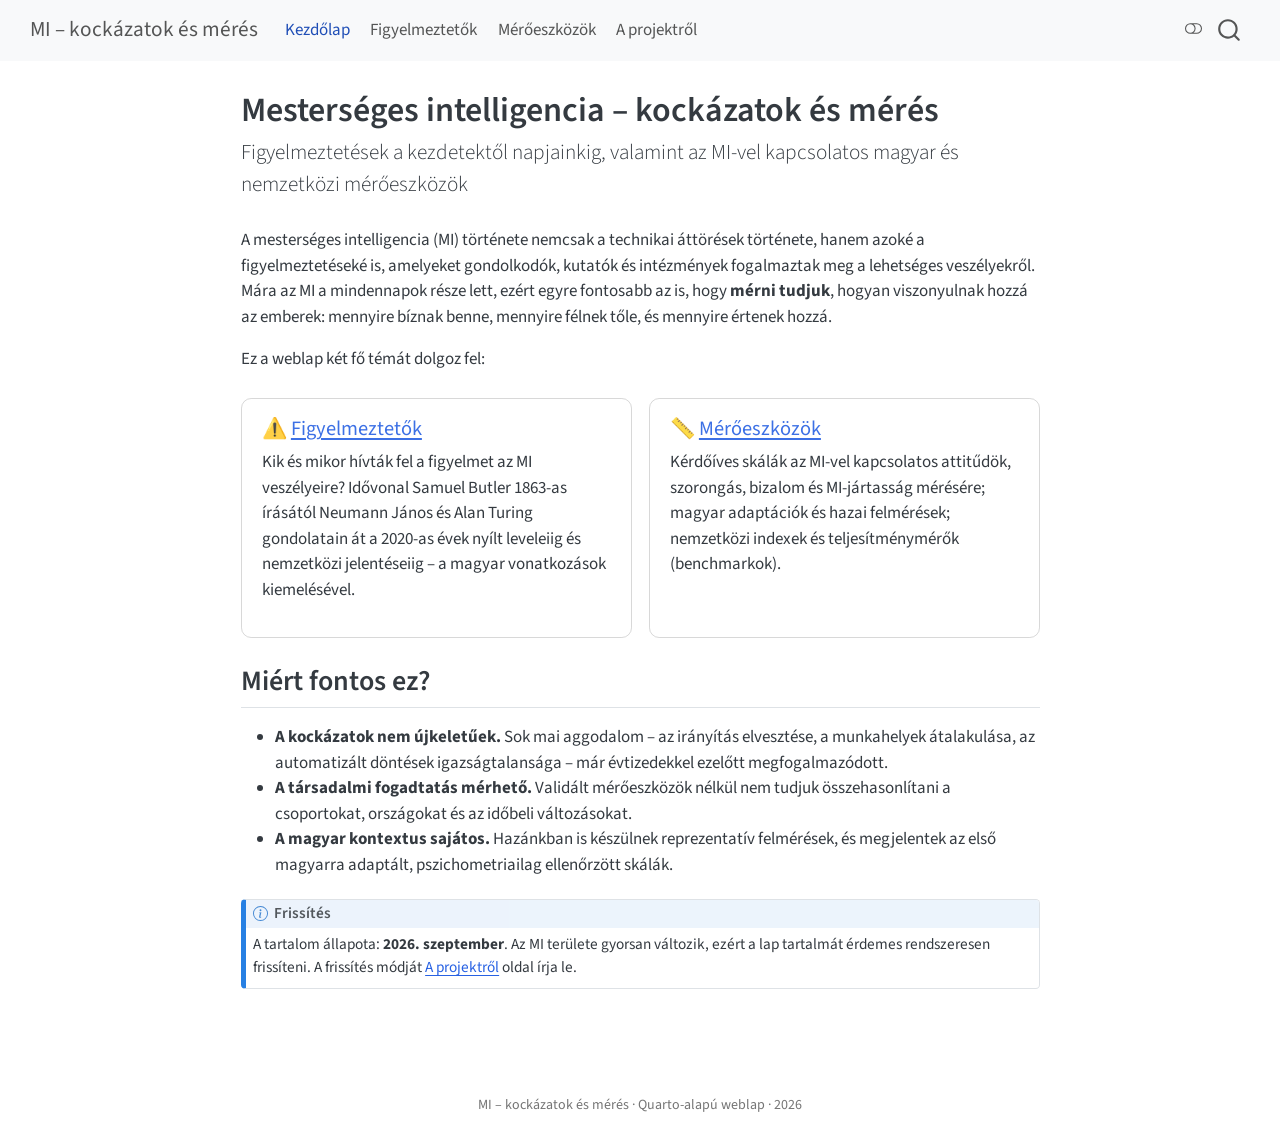
<file: index.html>
<!DOCTYPE html>
<html xmlns="http://www.w3.org/1999/xhtml" lang="hu" xml:lang="hu"><head>

<meta charset="utf-8">
<meta name="generator" content="quarto-1.10.18">

<meta name="viewport" content="width=device-width, initial-scale=1.0, user-scalable=yes">


<title>Mesterséges intelligencia – kockázatok és mérés – MI – kockázatok és mérés</title>
<style>
/* Default styles provided by pandoc.
** See https://pandoc.org/MANUAL.html#variables-for-html for config info.
*/
span.smallcaps{font-variant: small-caps;}
div.columns{display: flex; gap: 1.5em;}
div.column{flex: auto;}
@media screen {
div.columns{gap: min(4vw, 1.5em);}
div.column{overflow-x: auto;}
}
div.hanging-indent{margin-left: 1.5em; text-indent: -1.5em;}
ul.task-list{list-style: none;}
ul.task-list li input[type="checkbox"] {
  width: 0.8em;
  margin: 0 0.8em 0.2em -1em; /* quarto-specific, see https://github.com/quarto-dev/quarto-cli/issues/4556 */ 
  vertical-align: middle;
}
</style>


<script src="site_libs/quarto-nav/quarto-nav.js"></script>
<script src="site_libs/quarto-nav/headroom.min.js"></script>
<script src="site_libs/clipboard/clipboard.min.js"></script>
<script src="site_libs/quarto-search/autocomplete.umd.js"></script>
<script src="site_libs/quarto-search/fuse.min.js"></script>
<script src="site_libs/quarto-search/quarto-search.js"></script>
<meta name="quarto:offset" content="./">
<script src="site_libs/quarto-html/quarto.js" type="module"></script>
<script src="site_libs/quarto-html/tabsets/tabsets.js" type="module"></script>
<script src="site_libs/quarto-html/popper.min.js"></script>
<script src="site_libs/quarto-html/tippy.umd.min.js"></script>
<script src="site_libs/quarto-html/anchor.min.js"></script>
<link href="site_libs/quarto-html/tippy.css" rel="stylesheet">
<link href="site_libs/quarto-html/quarto-syntax-highlighting-64a204ab8560d761af7679ceaba22944.css" rel="stylesheet" class="quarto-color-scheme" id="quarto-text-highlighting-styles">
<link href="site_libs/quarto-html/quarto-syntax-highlighting-dark-b85bc7c33db8c58e0ec93c3465666fed.css" rel="stylesheet" class="quarto-color-scheme quarto-color-alternate" id="quarto-text-highlighting-styles">
<link href="site_libs/quarto-html/quarto-syntax-highlighting-64a204ab8560d761af7679ceaba22944.css" rel="stylesheet" class="quarto-color-scheme-extra" id="quarto-text-highlighting-styles">
<script src="site_libs/bootstrap/bootstrap.min.js"></script>
<link href="site_libs/bootstrap/bootstrap-icons.css" rel="stylesheet">
<link href="site_libs/bootstrap/bootstrap-55617497126496852ff9f5a59253c640.min.css" rel="stylesheet" append-hash="true" class="quarto-color-scheme" id="quarto-bootstrap" data-mode="light">
<link href="site_libs/bootstrap/bootstrap-dark-90b0ccabdf50233fb893b00cd6e33405.min.css" rel="stylesheet" append-hash="true" class="quarto-color-scheme quarto-color-alternate" id="quarto-bootstrap" data-mode="dark">
<link href="site_libs/bootstrap/bootstrap-55617497126496852ff9f5a59253c640.min.css" rel="stylesheet" append-hash="true" class="quarto-color-scheme-extra" id="quarto-bootstrap" data-mode="light">
<script id="quarto-search-options" type="application/json">{
  "location": "navbar",
  "copy-button": false,
  "collapse-after": 3,
  "panel-placement": "end",
  "type": "overlay",
  "limit": 50,
  "keyboard-shortcut": [
    "f",
    "/",
    "s"
  ],
  "show-item-context": false,
  "language": {
    "search-no-results-text": "No results",
    "search-matching-documents-text": "matching documents",
    "search-copy-link-title": "Copy link to search",
    "search-hide-matches-text": "Hide additional matches",
    "search-more-match-text": "more match in this document",
    "search-more-matches-text": "more matches in this document",
    "search-clear-button-title": "Clear",
    "search-text-placeholder": "",
    "search-detached-cancel-button-title": "Cancel",
    "search-submit-button-title": "Submit",
    "search-label": "Search"
  }
}</script>
<style>html{ scroll-behavior: smooth; }</style>


<link rel="stylesheet" href="styles.css">
</head>

<body class="nav-fixed fullcontent quarto-light"><script id="quarto-html-before-body" type="application/javascript">
    const toggleBodyColorMode = (bsSheetEl) => {
      const mode = bsSheetEl.getAttribute("data-mode");
      const bodyEl = window.document.querySelector("body");
      if (mode === "dark") {
        bodyEl.classList.add("quarto-dark");
        bodyEl.classList.remove("quarto-light");
      } else {
        bodyEl.classList.add("quarto-light");
        bodyEl.classList.remove("quarto-dark");
      }
    }
    const toggleBodyColorPrimary = () => {
      const bsSheetEl = window.document.querySelector("link#quarto-bootstrap:not([rel=disabled-stylesheet])");
      if (bsSheetEl) {
        toggleBodyColorMode(bsSheetEl);
      }
    }
    const setColorSchemeToggle = (alternate) => {
      const toggles = window.document.querySelectorAll('.quarto-color-scheme-toggle');
      for (let i=0; i < toggles.length; i++) {
        const toggle = toggles[i];
        if (toggle) {
          if (alternate) {
            toggle.classList.add("alternate");
          } else {
            toggle.classList.remove("alternate");
          }
        }
      }
    };
    const toggleColorMode = (alternate) => {
      // Switch the stylesheets
      const primaryStylesheets = window.document.querySelectorAll('link.quarto-color-scheme:not(.quarto-color-alternate)');
      const alternateStylesheets = window.document.querySelectorAll('link.quarto-color-scheme.quarto-color-alternate');
      manageTransitions('#quarto-margin-sidebar .nav-link', false);
      if (alternate) {
        // note: dark is layered on light, we don't disable primary!
        enableStylesheet(alternateStylesheets);
        for (const sheetNode of alternateStylesheets) {
          if (sheetNode.id === "quarto-bootstrap") {
            toggleBodyColorMode(sheetNode);
          }
        }
      } else {
        disableStylesheet(alternateStylesheets);
        enableStylesheet(primaryStylesheets)
        toggleBodyColorPrimary();
      }
      manageTransitions('#quarto-margin-sidebar .nav-link', true);
      // Switch the toggles
      setColorSchemeToggle(alternate)
      // Hack to workaround the fact that safari doesn't
      // properly recolor the scrollbar when toggling (#1455)
      if (navigator.userAgent.indexOf('Safari') > 0 && navigator.userAgent.indexOf('Chrome') == -1) {
        manageTransitions("body", false);
        window.scrollTo(0, 1);
        setTimeout(() => {
          window.scrollTo(0, 0);
          manageTransitions("body", true);
        }, 40);
      }
    }
    const disableStylesheet = (stylesheets) => {
      for (let i=0; i < stylesheets.length; i++) {
        const stylesheet = stylesheets[i];
        stylesheet.rel = 'disabled-stylesheet';
      }
    }
    const enableStylesheet = (stylesheets) => {
      for (let i=0; i < stylesheets.length; i++) {
        const stylesheet = stylesheets[i];
        if(stylesheet.rel !== 'stylesheet') { // for Chrome, which will still FOUC without this check
          stylesheet.rel = 'stylesheet';
        }
      }
    }
    const manageTransitions = (selector, allowTransitions) => {
      const els = window.document.querySelectorAll(selector);
      for (let i=0; i < els.length; i++) {
        const el = els[i];
        if (allowTransitions) {
          el.classList.remove('notransition');
        } else {
          el.classList.add('notransition');
        }
      }
    }
    const isFileUrl = () => {
      return window.location.protocol === 'file:';
    }
    const hasAlternateSentinel = () => {
      let styleSentinel = getColorSchemeSentinel();
      if (styleSentinel !== null) {
        return styleSentinel === "alternate";
      } else {
        return false;
      }
    }
    const setStyleSentinel = (alternate) => {
      const value = alternate ? "alternate" : "default";
      if (!isFileUrl()) {
        window.localStorage.setItem("quarto-color-scheme", value);
      } else {
        localAlternateSentinel = value;
      }
    }
    const getColorSchemeSentinel = () => {
      if (!isFileUrl()) {
        const storageValue = window.localStorage.getItem("quarto-color-scheme");
        return storageValue != null ? storageValue : localAlternateSentinel;
      } else {
        return localAlternateSentinel;
      }
    }
    const toggleGiscusIfUsed = (isAlternate, darkModeDefault) => {
      const baseTheme = document.querySelector('#giscus-base-theme')?.value ?? 'light';
      const alternateTheme = document.querySelector('#giscus-alt-theme')?.value ?? 'dark';
      let newTheme = '';
      if(authorPrefersDark) {
        newTheme = isAlternate ? baseTheme : alternateTheme;
      } else {
        newTheme = isAlternate ? alternateTheme : baseTheme;
      }
      const changeGiscusTheme = () => {
        // From: https://github.com/giscus/giscus/issues/336
        const sendMessage = (message) => {
          const iframe = document.querySelector('iframe.giscus-frame');
          if (!iframe) return;
          iframe.contentWindow.postMessage({ giscus: message }, 'https://giscus.app');
        }
        sendMessage({
          setConfig: {
            theme: newTheme
          }
        });
      }
      const isGiscussLoaded = window.document.querySelector('iframe.giscus-frame') !== null;
      if (isGiscussLoaded) {
        changeGiscusTheme();
      }
    };
    const authorPrefersDark = false;
    const darkModeDefault = authorPrefersDark;
      document.querySelector('link#quarto-text-highlighting-styles.quarto-color-scheme-extra').rel = 'disabled-stylesheet';
      document.querySelector('link#quarto-bootstrap.quarto-color-scheme-extra').rel = 'disabled-stylesheet';
    let localAlternateSentinel = darkModeDefault ? 'alternate' : 'default';
    // Dark / light mode switch
    window.quartoToggleColorScheme = () => {
      // Read the current dark / light value
      let toAlternate = !hasAlternateSentinel();
      toggleColorMode(toAlternate);
      setStyleSentinel(toAlternate);
      toggleGiscusIfUsed(toAlternate, darkModeDefault);
      window.dispatchEvent(new Event('resize'));
    };
    // Switch to dark mode if need be
    if (hasAlternateSentinel()) {
      toggleColorMode(true);
    } else {
      toggleColorMode(false);
    }
  </script>

<div id="quarto-search-results"></div>
  <header id="quarto-header" class="headroom fixed-top">
    <nav class="navbar navbar-expand-lg " data-bs-theme="dark">
      <div class="navbar-container container-fluid">
      <div class="navbar-brand-container mx-auto">
    <a class="navbar-brand" href="./index.html">
    <span class="navbar-title">MI – kockázatok és mérés</span>
    </a>
  </div>
            <div id="quarto-search" class="" title="Search"></div>
          <button class="navbar-toggler" type="button" data-bs-toggle="collapse" data-bs-target="#navbarCollapse" aria-controls="navbarCollapse" role="menu" aria-expanded="false" aria-label="Toggle navigation" onclick="if (window.quartoToggleHeadroom) { window.quartoToggleHeadroom(); }">
  <span class="navbar-toggler-icon"></span>
</button>
          <div class="collapse navbar-collapse" id="navbarCollapse">
            <ul class="navbar-nav navbar-nav-scroll me-auto">
  <li class="nav-item">
    <a class="nav-link active" href="./index.html" aria-current="page"> 
<span class="menu-text">Kezdőlap</span></a>
  </li>  
  <li class="nav-item">
    <a class="nav-link" href="./veszelyek.html"> 
<span class="menu-text">Figyelmeztetők</span></a>
  </li>  
  <li class="nav-item">
    <a class="nav-link" href="./meroeszkozok.html"> 
<span class="menu-text">Mérőeszközök</span></a>
  </li>  
  <li class="nav-item">
    <a class="nav-link" href="./projekt.html"> 
<span class="menu-text">A projektről</span></a>
  </li>  
</ul>
          </div> <!-- /navcollapse -->
            <div class="quarto-navbar-tools">
  <a href="" class="quarto-color-scheme-toggle quarto-navigation-tool  px-1" onclick="window.quartoToggleColorScheme(); return false;" title="Toggle dark mode"><i class="bi"></i></a>
</div>
      </div> <!-- /container-fluid -->
    </nav>
</header>
<!-- content -->
<div id="quarto-content" class="quarto-container page-columns page-rows-contents page-layout-article page-navbar">
<!-- sidebar -->
<!-- margin-sidebar -->
    
<!-- main -->
<main class="content" id="quarto-document-content">


<header id="title-block-header" class="quarto-title-block default">
<div class="quarto-title">
<h1 class="title">Mesterséges intelligencia – kockázatok és mérés</h1>
<p class="subtitle lead">Figyelmeztetések a kezdetektől napjainkig, valamint az MI-vel kapcsolatos magyar és nemzetközi mérőeszközök</p>
</div>



<div class="quarto-title-meta">

    
  
    
  </div>
  


</header>


<p>A mesterséges intelligencia (MI) története nemcsak a technikai áttörések története, hanem azoké a figyelmeztetéseké is, amelyeket gondolkodók, kutatók és intézmények fogalmaztak meg a lehetséges veszélyekről. Mára az MI a mindennapok része lett, ezért egyre fontosabb az is, hogy <strong>mérni tudjuk</strong>, hogyan viszonyulnak hozzá az emberek: mennyire bíznak benne, mennyire félnek tőle, és mennyire értenek hozzá.</p>
<p>Ez a weblap két fő témát dolgoz fel:</p>
<div class="kartyak">
<section id="figyelmeztetők" class="level3 kartya">
<h3 class="anchored" data-anchor-id="figyelmeztetők">⚠️ <a href="./veszelyek.html">Figyelmeztetők</a></h3>
<p>Kik és mikor hívták fel a figyelmet az MI veszélyeire? Idővonal Samuel Butler 1863-as írásától Neumann János és Alan Turing gondolatain át a 2020-as évek nyílt leveleiig és nemzetközi jelentéseiig – a magyar vonatkozások kiemelésével.</p>
</section>
<section id="mérőeszközök" class="level3 kartya">
<h3 class="anchored" data-anchor-id="mérőeszközök">📏 <a href="./meroeszkozok.html">Mérőeszközök</a></h3>
<p>Kérdőíves skálák az MI-vel kapcsolatos attitűdök, szorongás, bizalom és MI-jártasság mérésére; magyar adaptációk és hazai felmérések; nemzetközi indexek és teljesítménymérők (benchmarkok).</p>
</section>
</div>
<section id="miért-fontos-ez" class="level2">
<h2 class="anchored" data-anchor-id="miért-fontos-ez">Miért fontos ez?</h2>
<ul>
<li><strong>A kockázatok nem újkeletűek.</strong> Sok mai aggodalom – az irányítás elvesztése, a munkahelyek átalakulása, az automatizált döntések igazságtalansága – már évtizedekkel ezelőtt megfogalmazódott.</li>
<li><strong>A társadalmi fogadtatás mérhető.</strong> Validált mérőeszközök nélkül nem tudjuk összehasonlítani a csoportokat, országokat és az időbeli változásokat.</li>
<li><strong>A magyar kontextus sajátos.</strong> Hazánkban is készülnek reprezentatív felmérések, és megjelentek az első magyarra adaptált, pszichometriailag ellenőrzött skálák.</li>
</ul>
<div class="callout callout-style-default callout-note callout-titled">
<div class="callout-header d-flex align-content-center">
<div class="callout-icon-container">
<i class="callout-icon"></i>
</div>
<div class="callout-title-container flex-fill">
<span class="screen-reader-only">Note</span>Frissítés
</div>
</div>
<div class="callout-body-container callout-body">
<p>A tartalom állapota: <strong>2026. szeptember</strong>. Az MI területe gyorsan változik, ezért a lap tartalmát érdemes rendszeresen frissíteni. A frissítés módját <a href="./projekt.html">A projektről</a> oldal írja le.</p>
</div>
</div>


</section>

</main> <!-- /main -->
<script id="quarto-html-after-body" type="application/javascript">
  window.document.addEventListener("DOMContentLoaded", function (event) {
    // Ensure there is a toggle, if there isn't float one in the top right
    if (window.document.querySelector('.quarto-color-scheme-toggle') === null) {
      const a = window.document.createElement('a');
      a.classList.add('top-right');
      a.classList.add('quarto-color-scheme-toggle');
      a.href = "";
      a.onclick = function() { try { window.quartoToggleColorScheme(); } catch {} return false; };
      const i = window.document.createElement("i");
      i.classList.add('bi');
      a.appendChild(i);
      window.document.body.appendChild(a);
    }
    setColorSchemeToggle(hasAlternateSentinel())
    const icon = "";
    const anchorJS = new window.AnchorJS();
    anchorJS.options = {
      placement: 'right',
      icon: icon
    };
    anchorJS.add('.anchored');
    const isCodeAnnotation = (el) => {
      for (const clz of el.classList) {
        if (clz.startsWith('code-annotation-')) {                     
          return true;
        }
      }
      return false;
    }
    const onCopySuccess = function(e) {
      // button target
      const button = e.trigger;
      // don't keep focus
      button.blur();
      // flash "checked"
      button.classList.add('code-copy-button-checked');
      var currentTitle = button.getAttribute("title");
      button.setAttribute("title", "Copied!");
      let tooltip;
      if (window.bootstrap) {
        button.setAttribute("data-bs-toggle", "tooltip");
        button.setAttribute("data-bs-placement", "left");
        button.setAttribute("data-bs-title", "Copied!");
        tooltip = new bootstrap.Tooltip(button, 
          { trigger: "manual", 
            customClass: "code-copy-button-tooltip",
            offset: [0, -8]});
        tooltip.show();    
      }
      setTimeout(function() {
        if (tooltip) {
          tooltip.hide();
          button.removeAttribute("data-bs-title");
          button.removeAttribute("data-bs-toggle");
          button.removeAttribute("data-bs-placement");
        }
        button.setAttribute("title", currentTitle);
        button.classList.remove('code-copy-button-checked');
      }, 1000);
      // clear code selection
      e.clearSelection();
    }
    const getTextToCopy = function(trigger) {
      const outerScaffold = trigger.parentElement.cloneNode(true);
      const codeEl = outerScaffold.querySelector('code');
      for (const childEl of codeEl.children) {
        if (isCodeAnnotation(childEl)) {
          childEl.remove();
        }
      }
      return codeEl.innerText;
    }
    const clipboard = new window.ClipboardJS('.code-copy-button:not([data-in-quarto-modal])', {
      text: getTextToCopy
    });
    clipboard.on('success', onCopySuccess);
    if (window.document.getElementById('quarto-embedded-source-code-modal')) {
      const clipboardModal = new window.ClipboardJS('.code-copy-button[data-in-quarto-modal]', {
        text: getTextToCopy,
        container: window.document.getElementById('quarto-embedded-source-code-modal')
      });
      clipboardModal.on('success', onCopySuccess);
    }
      var localhostRegex = new RegExp(/^(?:http|https):\/\/localhost\:?[0-9]*\//);
      var mailtoRegex = new RegExp(/^mailto:/);
        var filterRegex = new RegExp("https:\/\/abarik\.github\.io\/MI_honlap_01\/");
      var isInternal = (href) => {
          return filterRegex.test(href) || localhostRegex.test(href) || mailtoRegex.test(href);
      }
      // Inspect non-navigation links and adorn them if external
     var links = window.document.querySelectorAll('a[href]:not(.nav-link):not(.navbar-brand):not(.toc-action):not(.sidebar-link):not(.sidebar-item-toggle):not(.pagination-link):not(.no-external):not([aria-hidden]):not(.dropdown-item):not(.quarto-navigation-tool):not(.about-link)');
      for (var i=0; i<links.length; i++) {
        const link = links[i];
        if (!isInternal(link.href)) {
          // undo the damage that might have been done by quarto-nav.js in the case of
          // links that we want to consider external
          if (link.dataset.originalHref !== undefined) {
            link.href = link.dataset.originalHref;
          }
            // target, if specified
            link.setAttribute("target", "_blank");
            if (link.getAttribute("rel") === null) {
              link.setAttribute("rel", "noopener");
            }
        }
      }
    function tippyHover(el, contentFn, onTriggerFn, onUntriggerFn) {
      const config = {
        allowHTML: true,
        maxWidth: 500,
        delay: 100,
        arrow: false,
        appendTo: function(el) {
            return el.parentElement;
        },
        interactive: true,
        interactiveBorder: 10,
        theme: 'quarto',
        placement: 'bottom-start',
      };
      if (contentFn) {
        config.content = contentFn;
      }
      if (onTriggerFn) {
        config.onTrigger = onTriggerFn;
      }
      if (onUntriggerFn) {
        config.onUntrigger = onUntriggerFn;
      }
      window.tippy(el, config); 
    }
    const noterefs = window.document.querySelectorAll('a[role="doc-noteref"]');
    for (var i=0; i<noterefs.length; i++) {
      const ref = noterefs[i];
      tippyHover(ref, function() {
        // use id or data attribute instead here
        let href = ref.getAttribute('data-footnote-href') || ref.getAttribute('href');
        try { href = new URL(href).hash; } catch {}
        const id = href.replace(/^#\/?/, "");
        const note = window.document.getElementById(id);
        if (note) {
          return note.innerHTML;
        } else {
          return "";
        }
      });
    }
    const xrefs = window.document.querySelectorAll('a.quarto-xref');
    const processXRef = (id, note) => {
      // Strip column container classes
      const stripColumnClz = (el) => {
        el.classList.remove("page-full", "page-columns");
        if (el.children) {
          for (const child of el.children) {
            stripColumnClz(child);
          }
        }
      }
      stripColumnClz(note)
      if (id === null || id.startsWith('sec-')) {
        // Special case sections, only their first couple elements
        const container = document.createElement("div");
        if (note.children && note.children.length > 2) {
          container.appendChild(note.children[0].cloneNode(true));
          for (let i = 1; i < note.children.length; i++) {
            const child = note.children[i];
            if (child.tagName === "P" && child.innerText === "") {
              continue;
            } else {
              container.appendChild(child.cloneNode(true));
              break;
            }
          }
          if (window.Quarto?.typesetMath) {
            window.Quarto.typesetMath(container);
          }
          return container.innerHTML
        } else {
          if (window.Quarto?.typesetMath) {
            window.Quarto.typesetMath(note);
          }
          return note.innerHTML;
        }
      } else {
        // Remove any anchor links if they are present
        const anchorLink = note.querySelector('a.anchorjs-link');
        if (anchorLink) {
          anchorLink.remove();
        }
        if (window.Quarto?.typesetMath) {
          window.Quarto.typesetMath(note);
        }
        if (note.classList.contains("callout")) {
          return note.outerHTML;
        } else {
          return note.innerHTML;
        }
      }
    }
    for (var i=0; i<xrefs.length; i++) {
      const xref = xrefs[i];
      tippyHover(xref, undefined, function(instance) {
        instance.disable();
        let url = xref.getAttribute('href');
        let hash = undefined; 
        if (url.startsWith('#')) {
          hash = url;
        } else {
          try { hash = new URL(url).hash; } catch {}
        }
        if (hash) {
          const id = hash.replace(/^#\/?/, "");
          const note = window.document.getElementById(id);
          if (note !== null) {
            try {
              const html = processXRef(id, note.cloneNode(true));
              instance.setContent(html);
            } finally {
              instance.enable();
              instance.show();
            }
          } else {
            // See if we can fetch this
            fetch(url.split('#')[0])
            .then(res => res.text())
            .then(html => {
              const parser = new DOMParser();
              const htmlDoc = parser.parseFromString(html, "text/html");
              const note = htmlDoc.getElementById(id);
              if (note !== null) {
                const html = processXRef(id, note);
                instance.setContent(html);
              } 
            }).finally(() => {
              instance.enable();
              instance.show();
            });
          }
        } else {
          // See if we can fetch a full url (with no hash to target)
          // This is a special case and we should probably do some content thinning / targeting
          fetch(url)
          .then(res => res.text())
          .then(html => {
            const parser = new DOMParser();
            const htmlDoc = parser.parseFromString(html, "text/html");
            const note = htmlDoc.querySelector('main.content');
            if (note !== null) {
              // This should only happen for chapter cross references
              // (since there is no id in the URL)
              // remove the first header
              if (note.children.length > 0 && note.children[0].tagName === "HEADER") {
                note.children[0].remove();
              }
              const html = processXRef(null, note);
              instance.setContent(html);
            } 
          }).finally(() => {
            instance.enable();
            instance.show();
          });
        }
      }, function(instance) {
      });
    }
        let selectedAnnoteEl;
        const selectorForAnnotation = ( cell, annotation) => {
          let cellAttr = 'data-code-cell="' + cell + '"';
          let lineAttr = 'data-code-annotation="' +  annotation + '"';
          const selector = 'span[' + cellAttr + '][' + lineAttr + ']';
          return selector;
        }
        const selectCodeLines = (annoteEl) => {
          const doc = window.document;
          const targetCell = annoteEl.getAttribute("data-target-cell");
          const targetAnnotation = annoteEl.getAttribute("data-target-annotation");
          const annoteSpan = window.document.querySelector(selectorForAnnotation(targetCell, targetAnnotation));
          const lines = annoteSpan.getAttribute("data-code-lines").split(",");
          const lineIds = lines.map((line) => {
            return targetCell + "-" + line;
          })
          let top = null;
          let height = null;
          let parent = null;
          if (lineIds.length > 0) {
              //compute the position of the single el (top and bottom and make a div)
              const el = window.document.getElementById(lineIds[0]);
              top = el.offsetTop;
              height = el.offsetHeight;
              parent = el.parentElement.parentElement;
            if (lineIds.length > 1) {
              const lastEl = window.document.getElementById(lineIds[lineIds.length - 1]);
              const bottom = lastEl.offsetTop + lastEl.offsetHeight;
              height = bottom - top;
            }
            if (top !== null && height !== null && parent !== null) {
              // cook up a div (if necessary) and position it 
              let div = window.document.getElementById("code-annotation-line-highlight");
              if (div === null) {
                div = window.document.createElement("div");
                div.setAttribute("id", "code-annotation-line-highlight");
                div.style.position = 'absolute';
                parent.appendChild(div);
              }
              div.style.top = top - 2 + "px";
              div.style.height = height + 4 + "px";
              div.style.left = 0;
              let gutterDiv = window.document.getElementById("code-annotation-line-highlight-gutter");
              if (gutterDiv === null) {
                gutterDiv = window.document.createElement("div");
                gutterDiv.setAttribute("id", "code-annotation-line-highlight-gutter");
                gutterDiv.style.position = 'absolute';
                const codeCell = window.document.getElementById(targetCell);
                const gutter = codeCell.querySelector('.code-annotation-gutter');
                gutter.appendChild(gutterDiv);
              }
              gutterDiv.style.top = top - 2 + "px";
              gutterDiv.style.height = height + 4 + "px";
            }
            selectedAnnoteEl = annoteEl;
          }
        };
        const unselectCodeLines = () => {
          const elementsIds = ["code-annotation-line-highlight", "code-annotation-line-highlight-gutter"];
          elementsIds.forEach((elId) => {
            const div = window.document.getElementById(elId);
            if (div) {
              div.remove();
            }
          });
          selectedAnnoteEl = undefined;
        };
          // Handle positioning of the toggle
      window.addEventListener(
        "resize",
        throttle(() => {
          elRect = undefined;
          if (selectedAnnoteEl) {
            selectCodeLines(selectedAnnoteEl);
          }
        }, 10)
      );
      function throttle(fn, ms) {
      let throttle = false;
      let timer;
        return (...args) => {
          if(!throttle) { // first call gets through
              fn.apply(this, args);
              throttle = true;
          } else { // all the others get throttled
              if(timer) clearTimeout(timer); // cancel #2
              timer = setTimeout(() => {
                fn.apply(this, args);
                timer = throttle = false;
              }, ms);
          }
        };
      }
        // Attach click handler to the DT
        const annoteDls = window.document.querySelectorAll('dt[data-target-cell]');
        for (const annoteDlNode of annoteDls) {
          annoteDlNode.addEventListener('click', (event) => {
            const clickedEl = event.target;
            if (clickedEl !== selectedAnnoteEl) {
              unselectCodeLines();
              const activeEl = window.document.querySelector('dt[data-target-cell].code-annotation-active');
              if (activeEl) {
                activeEl.classList.remove('code-annotation-active');
              }
              selectCodeLines(clickedEl);
              clickedEl.classList.add('code-annotation-active');
            } else {
              // Unselect the line
              unselectCodeLines();
              clickedEl.classList.remove('code-annotation-active');
            }
          });
        }
    const findCites = (el) => {
      const parentEl = el.parentElement;
      if (parentEl) {
        const cites = parentEl.dataset.cites;
        if (cites) {
          return {
            el,
            cites: cites.split(' ')
          };
        } else {
          return findCites(el.parentElement)
        }
      } else {
        return undefined;
      }
    };
    var bibliorefs = window.document.querySelectorAll('a[role="doc-biblioref"]');
    for (var i=0; i<bibliorefs.length; i++) {
      const ref = bibliorefs[i];
      const citeInfo = findCites(ref);
      if (citeInfo) {
        tippyHover(citeInfo.el, function() {
          var popup = window.document.createElement('div');
          citeInfo.cites.forEach(function(cite) {
            var citeDiv = window.document.createElement('div');
            citeDiv.classList.add('hanging-indent');
            citeDiv.classList.add('csl-entry');
            var biblioDiv = window.document.getElementById('ref-' + cite);
            if (biblioDiv) {
              citeDiv.innerHTML = biblioDiv.innerHTML;
            }
            popup.appendChild(citeDiv);
          });
          return popup.innerHTML;
        });
      }
    }
  });
  </script>
</div> <!-- /content -->
<footer class="footer">
  <div class="nav-footer">
    <div class="nav-footer-left">
      &nbsp;
    </div>   
    <div class="nav-footer-center">
<p>MI – kockázatok és mérés · Quarto-alapú weblap · 2026</p>
</div>
    <div class="nav-footer-right">
      &nbsp;
    </div>
  </div>
</footer>




<script src="site_libs/quarto-html/zenscroll-min.js"></script>
</body></html>
</file>
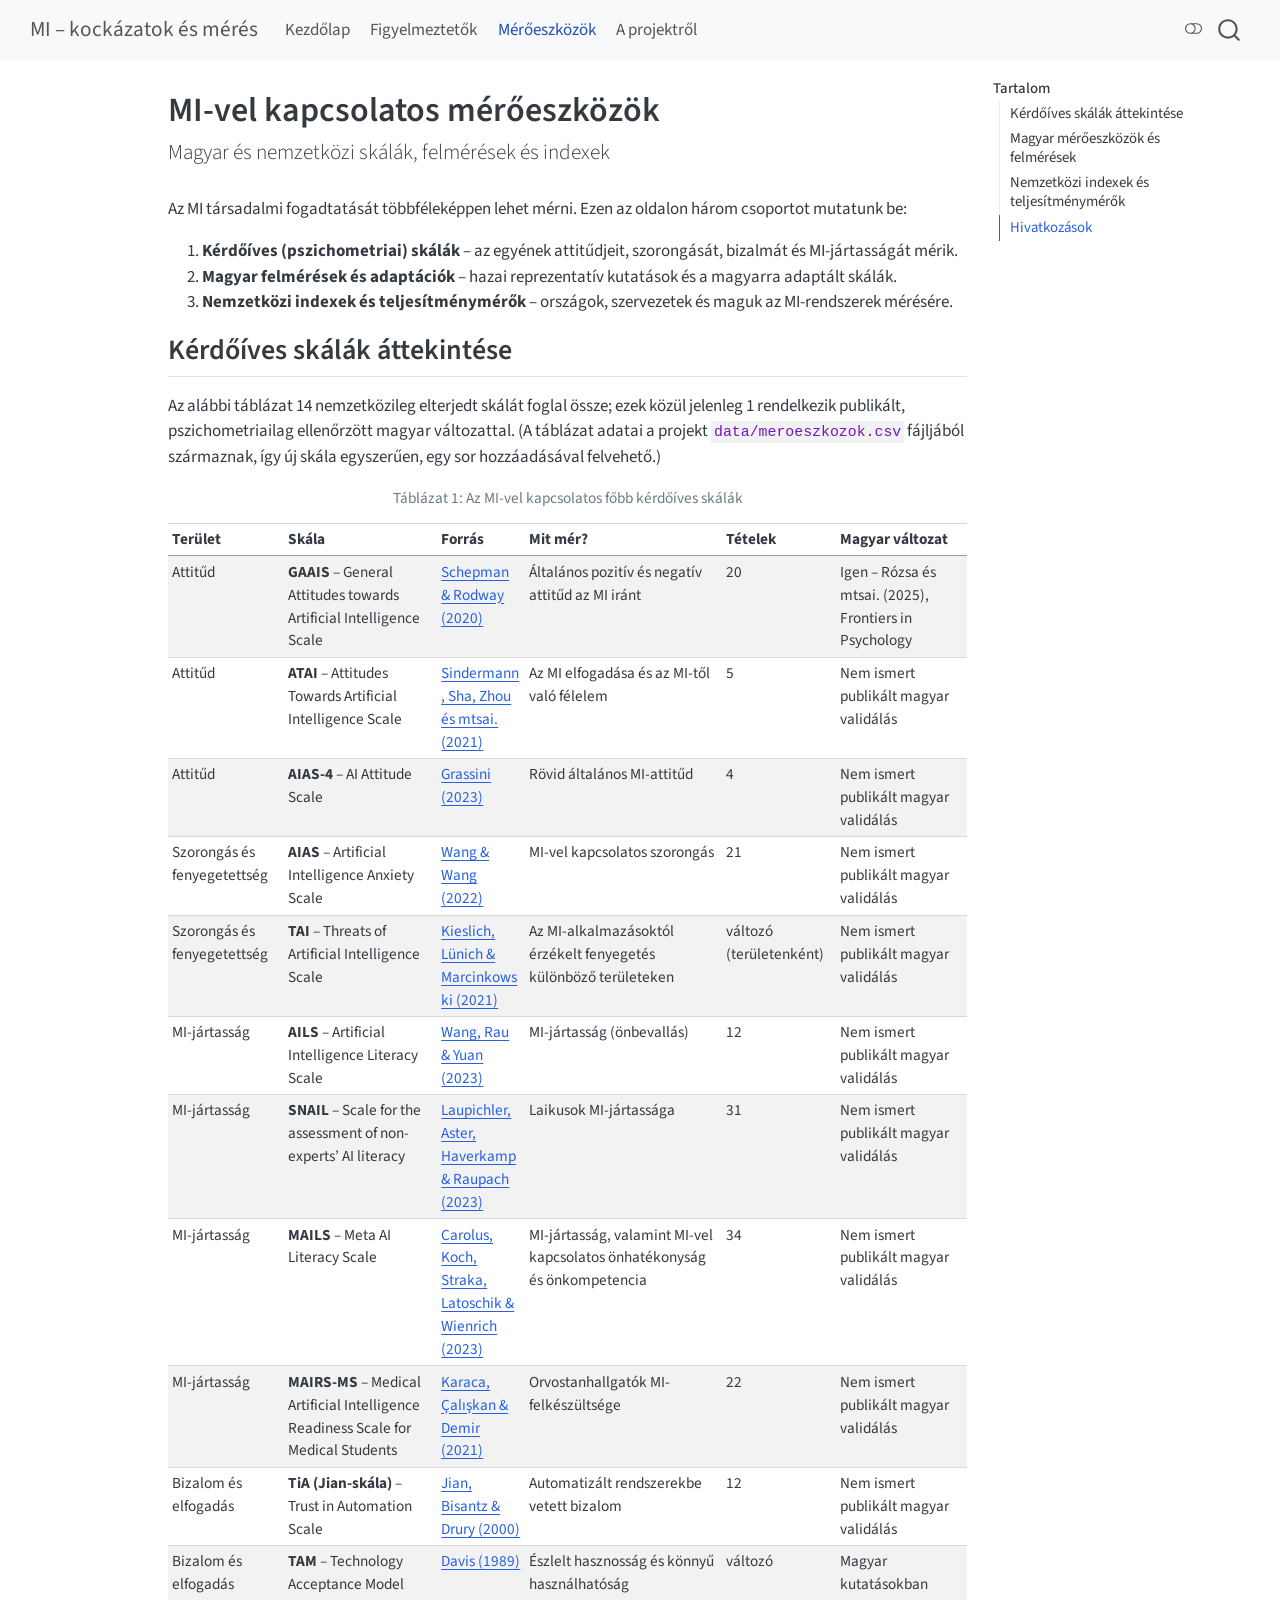
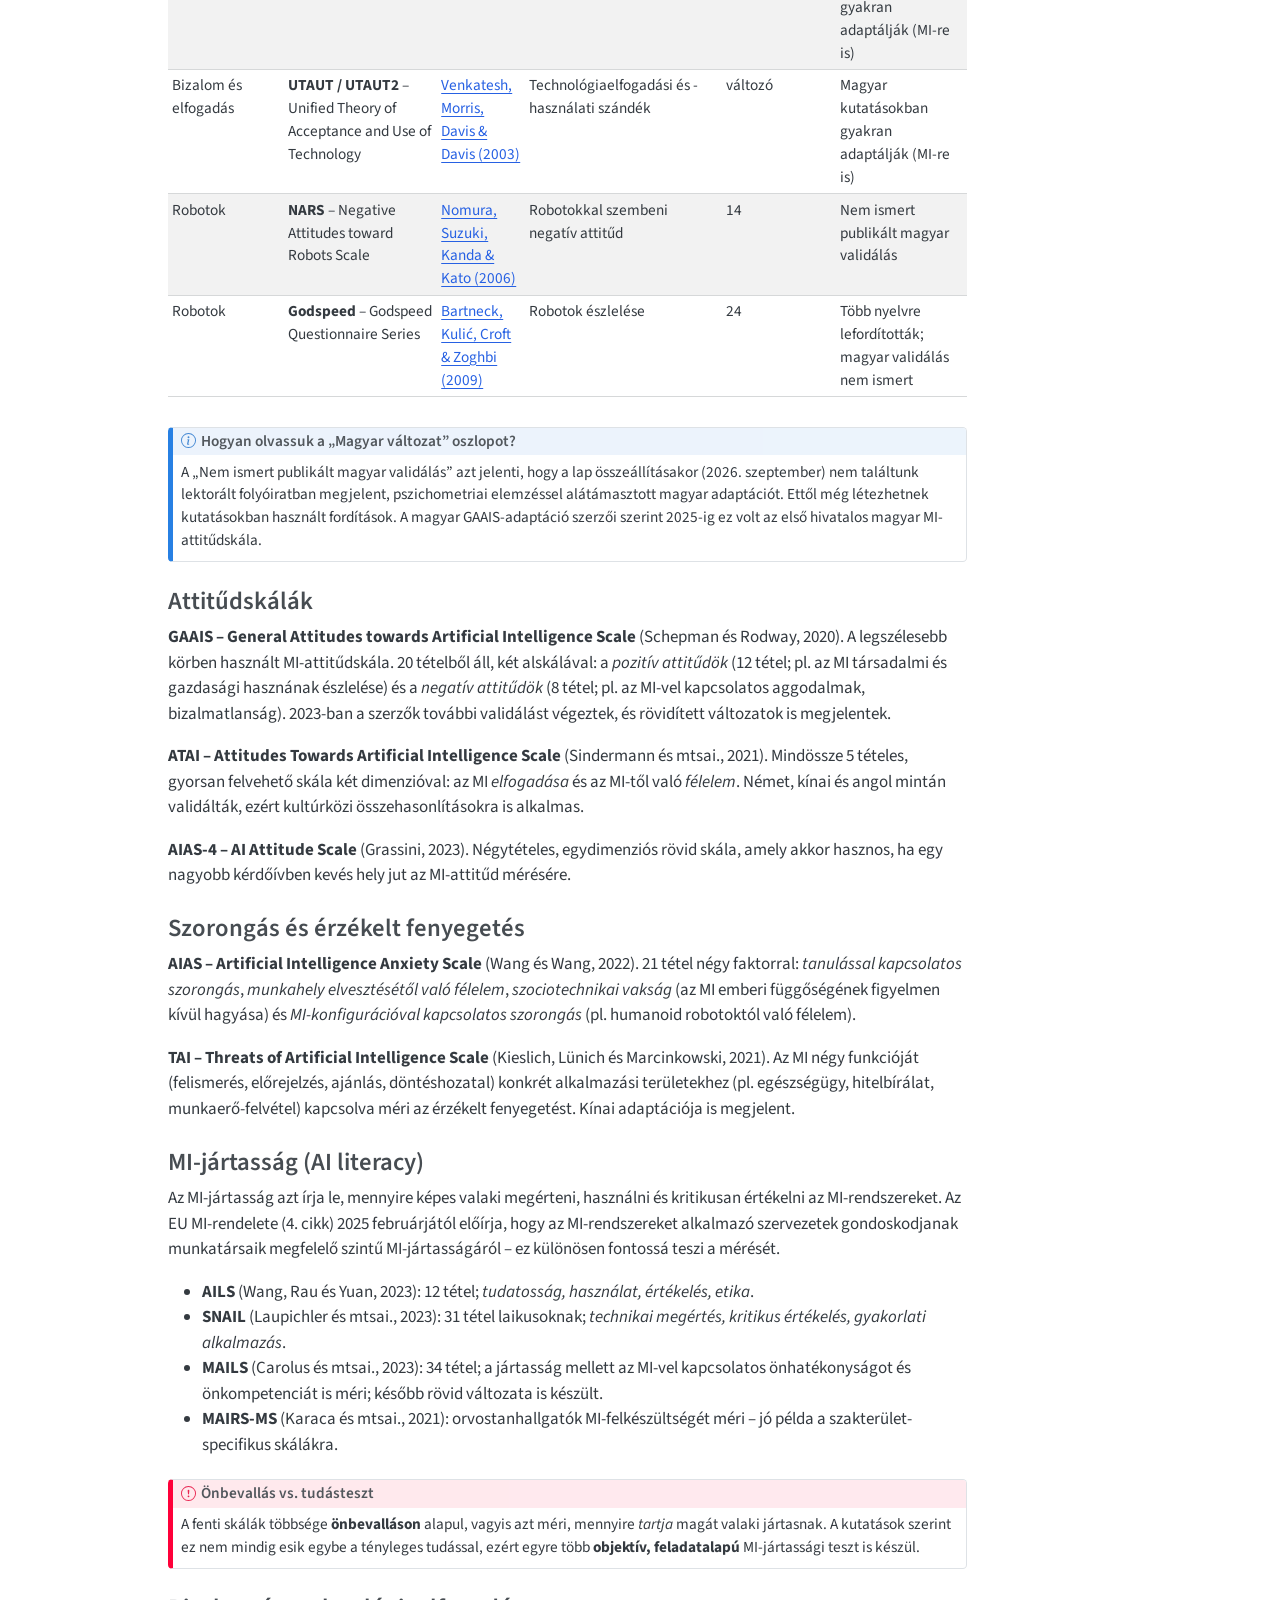
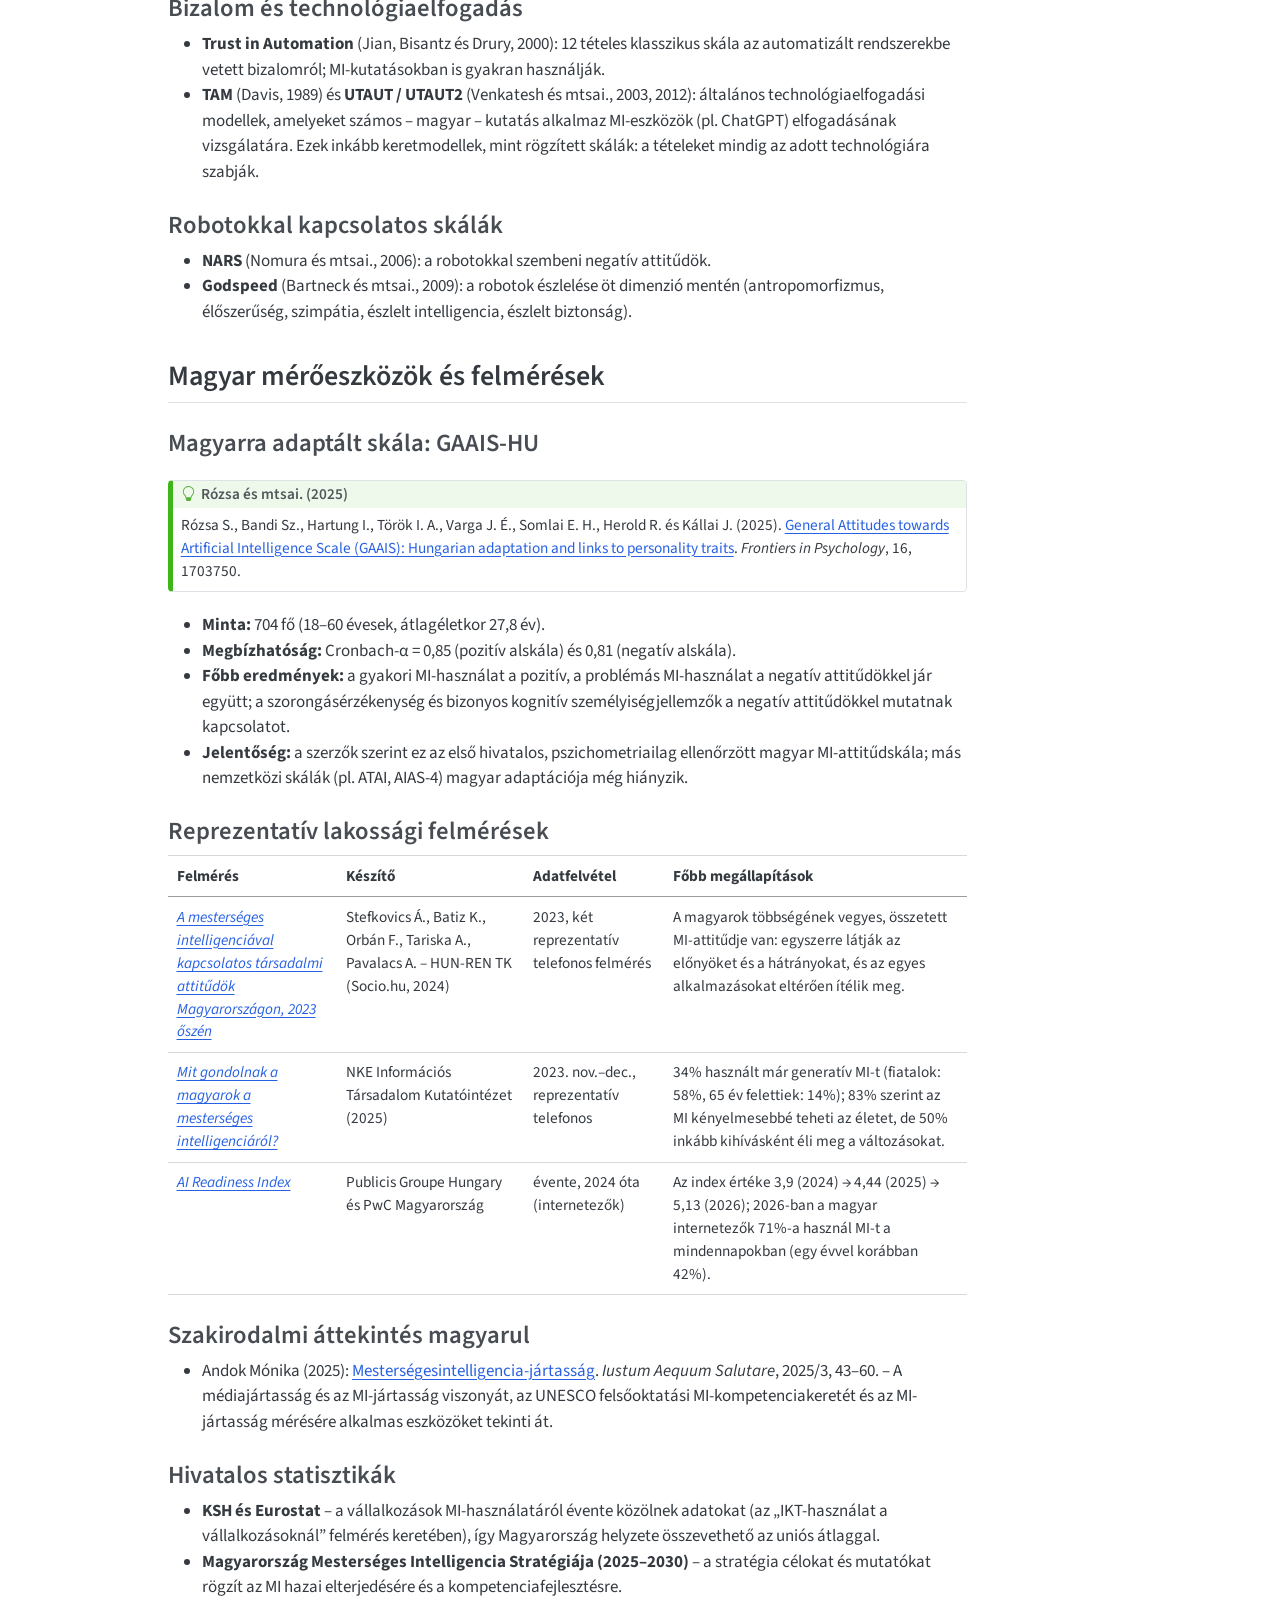
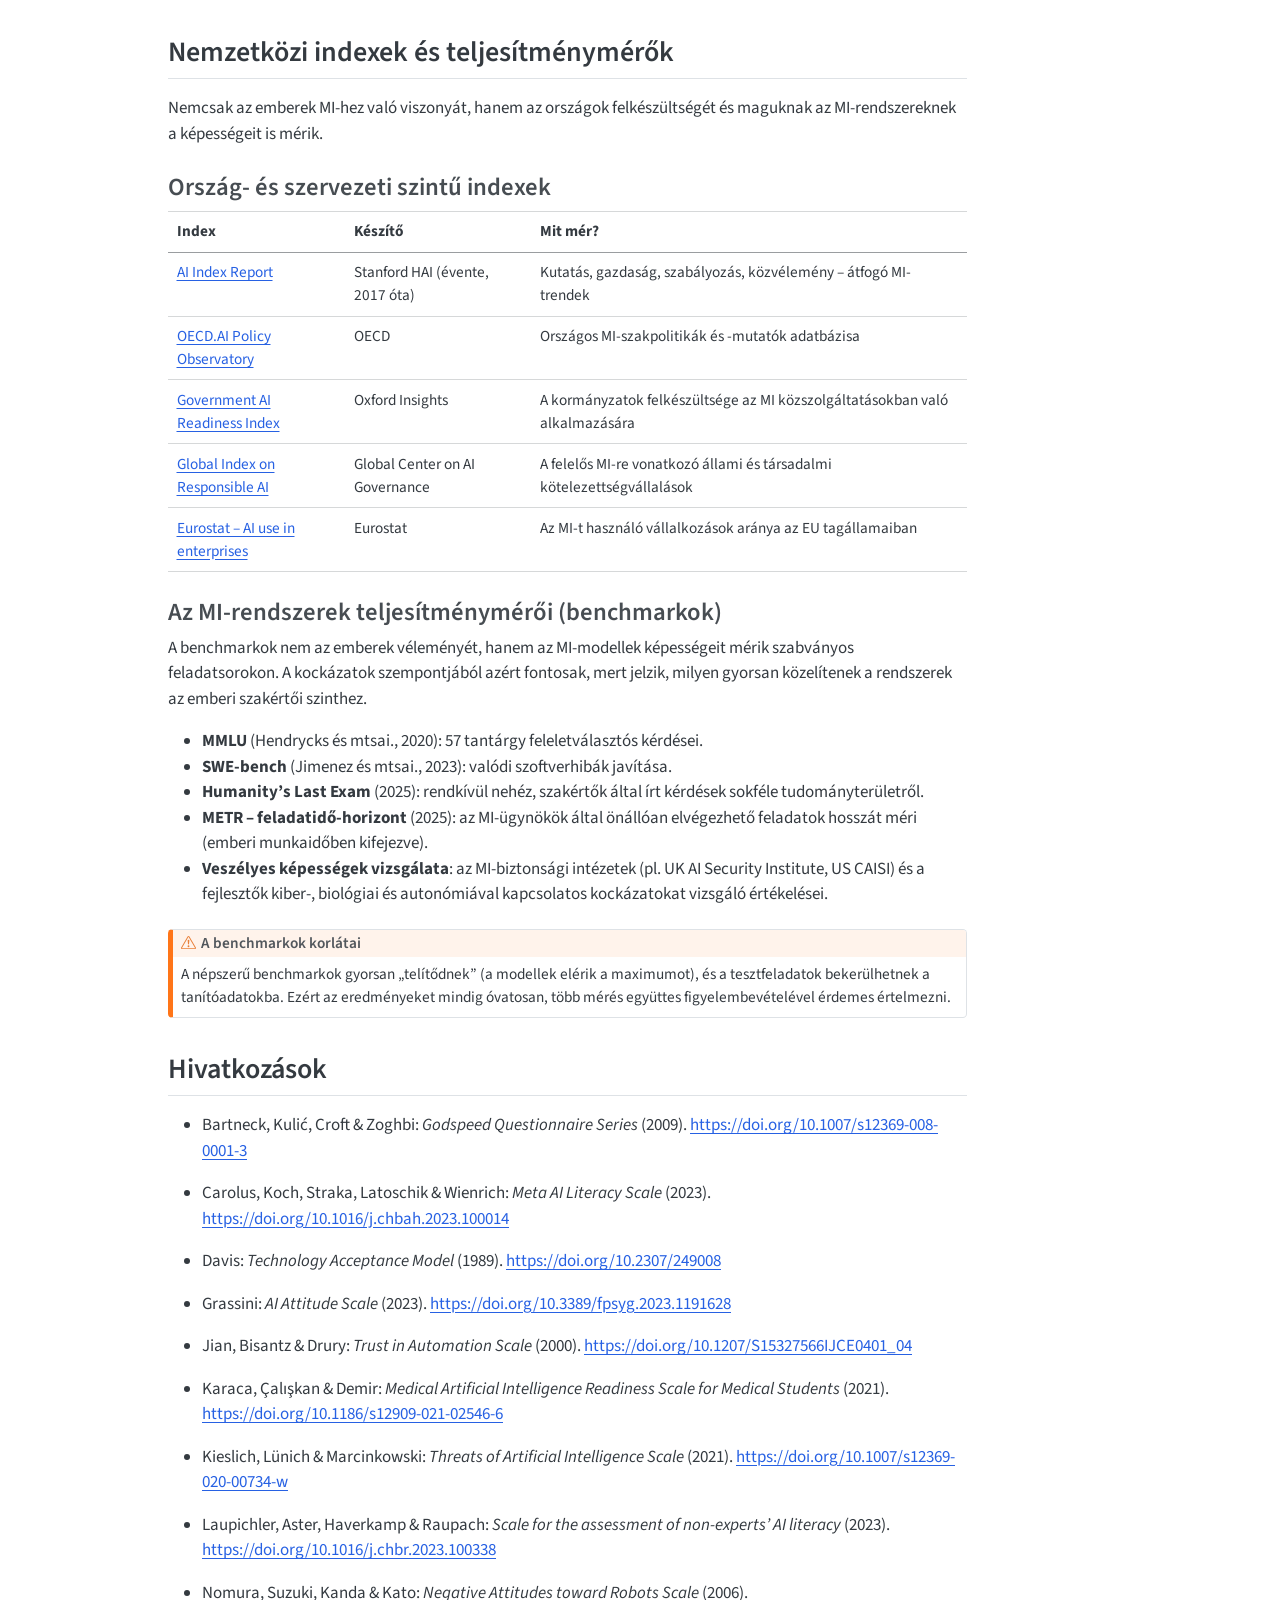
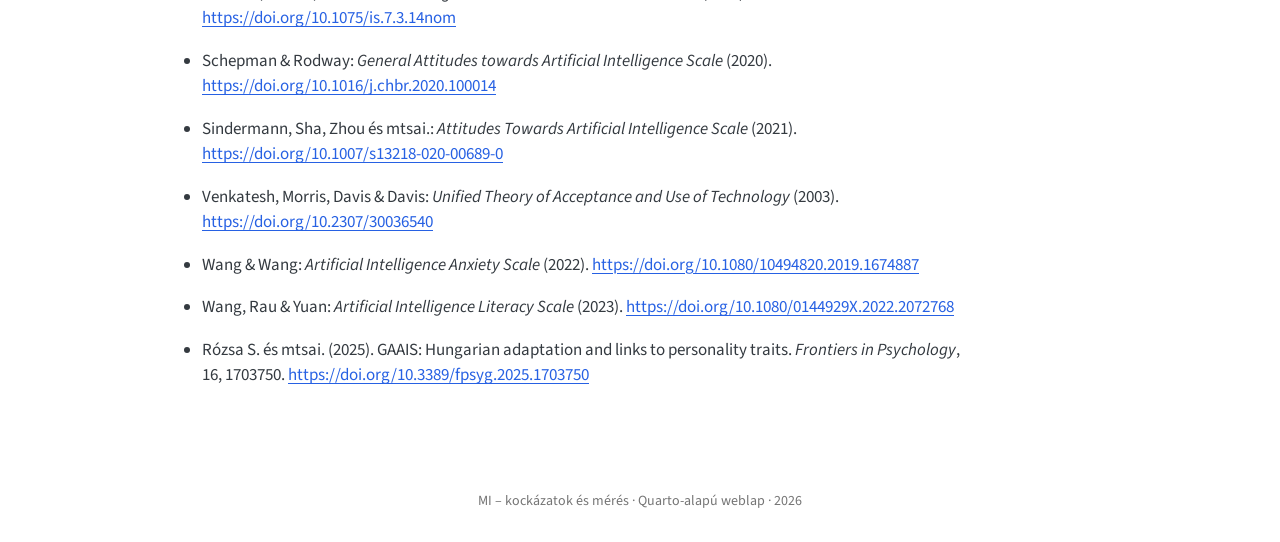
<file: meroeszkozok.html>
<!DOCTYPE html>
<html xmlns="http://www.w3.org/1999/xhtml" lang="hu" xml:lang="hu"><head>

<meta charset="utf-8">
<meta name="generator" content="quarto-1.10.18">

<meta name="viewport" content="width=device-width, initial-scale=1.0, user-scalable=yes">


<title>MI-vel kapcsolatos mérőeszközök – MI – kockázatok és mérés</title>
<style>
/* Default styles provided by pandoc.
** See https://pandoc.org/MANUAL.html#variables-for-html for config info.
*/
span.smallcaps{font-variant: small-caps;}
div.columns{display: flex; gap: 1.5em;}
div.column{flex: auto;}
@media screen {
div.columns{gap: min(4vw, 1.5em);}
div.column{overflow-x: auto;}
}
div.hanging-indent{margin-left: 1.5em; text-indent: -1.5em;}
ul.task-list{list-style: none;}
ul.task-list li input[type="checkbox"] {
  width: 0.8em;
  margin: 0 0.8em 0.2em -1em; /* quarto-specific, see https://github.com/quarto-dev/quarto-cli/issues/4556 */ 
  vertical-align: middle;
}
</style>


<script src="site_libs/quarto-nav/quarto-nav.js"></script>
<script src="site_libs/quarto-nav/headroom.min.js"></script>
<script src="site_libs/clipboard/clipboard.min.js"></script>
<script src="site_libs/quarto-search/autocomplete.umd.js"></script>
<script src="site_libs/quarto-search/fuse.min.js"></script>
<script src="site_libs/quarto-search/quarto-search.js"></script>
<meta name="quarto:offset" content="./">
<script src="site_libs/quarto-html/quarto.js" type="module"></script>
<script src="site_libs/quarto-html/tabsets/tabsets.js" type="module"></script>
<script src="site_libs/quarto-html/popper.min.js"></script>
<script src="site_libs/quarto-html/tippy.umd.min.js"></script>
<script src="site_libs/quarto-html/anchor.min.js"></script>
<link href="site_libs/quarto-html/tippy.css" rel="stylesheet">
<link href="site_libs/quarto-html/quarto-syntax-highlighting-64a204ab8560d761af7679ceaba22944.css" rel="stylesheet" class="quarto-color-scheme" id="quarto-text-highlighting-styles">
<link href="site_libs/quarto-html/quarto-syntax-highlighting-dark-b85bc7c33db8c58e0ec93c3465666fed.css" rel="stylesheet" class="quarto-color-scheme quarto-color-alternate" id="quarto-text-highlighting-styles">
<link href="site_libs/quarto-html/quarto-syntax-highlighting-64a204ab8560d761af7679ceaba22944.css" rel="stylesheet" class="quarto-color-scheme-extra" id="quarto-text-highlighting-styles">
<script src="site_libs/bootstrap/bootstrap.min.js"></script>
<link href="site_libs/bootstrap/bootstrap-icons.css" rel="stylesheet">
<link href="site_libs/bootstrap/bootstrap-55617497126496852ff9f5a59253c640.min.css" rel="stylesheet" append-hash="true" class="quarto-color-scheme" id="quarto-bootstrap" data-mode="light">
<link href="site_libs/bootstrap/bootstrap-dark-90b0ccabdf50233fb893b00cd6e33405.min.css" rel="stylesheet" append-hash="true" class="quarto-color-scheme quarto-color-alternate" id="quarto-bootstrap" data-mode="dark">
<link href="site_libs/bootstrap/bootstrap-55617497126496852ff9f5a59253c640.min.css" rel="stylesheet" append-hash="true" class="quarto-color-scheme-extra" id="quarto-bootstrap" data-mode="light">
<script id="quarto-search-options" type="application/json">{
  "location": "navbar",
  "copy-button": false,
  "collapse-after": 3,
  "panel-placement": "end",
  "type": "overlay",
  "limit": 50,
  "keyboard-shortcut": [
    "f",
    "/",
    "s"
  ],
  "show-item-context": false,
  "language": {
    "search-no-results-text": "No results",
    "search-matching-documents-text": "matching documents",
    "search-copy-link-title": "Copy link to search",
    "search-hide-matches-text": "Hide additional matches",
    "search-more-match-text": "more match in this document",
    "search-more-matches-text": "more matches in this document",
    "search-clear-button-title": "Clear",
    "search-text-placeholder": "",
    "search-detached-cancel-button-title": "Cancel",
    "search-submit-button-title": "Submit",
    "search-label": "Search"
  }
}</script>
<style>html{ scroll-behavior: smooth; }</style>


<link rel="stylesheet" href="styles.css">
</head>

<body class="nav-fixed quarto-light"><script id="quarto-html-before-body" type="application/javascript">
    const toggleBodyColorMode = (bsSheetEl) => {
      const mode = bsSheetEl.getAttribute("data-mode");
      const bodyEl = window.document.querySelector("body");
      if (mode === "dark") {
        bodyEl.classList.add("quarto-dark");
        bodyEl.classList.remove("quarto-light");
      } else {
        bodyEl.classList.add("quarto-light");
        bodyEl.classList.remove("quarto-dark");
      }
    }
    const toggleBodyColorPrimary = () => {
      const bsSheetEl = window.document.querySelector("link#quarto-bootstrap:not([rel=disabled-stylesheet])");
      if (bsSheetEl) {
        toggleBodyColorMode(bsSheetEl);
      }
    }
    const setColorSchemeToggle = (alternate) => {
      const toggles = window.document.querySelectorAll('.quarto-color-scheme-toggle');
      for (let i=0; i < toggles.length; i++) {
        const toggle = toggles[i];
        if (toggle) {
          if (alternate) {
            toggle.classList.add("alternate");
          } else {
            toggle.classList.remove("alternate");
          }
        }
      }
    };
    const toggleColorMode = (alternate) => {
      // Switch the stylesheets
      const primaryStylesheets = window.document.querySelectorAll('link.quarto-color-scheme:not(.quarto-color-alternate)');
      const alternateStylesheets = window.document.querySelectorAll('link.quarto-color-scheme.quarto-color-alternate');
      manageTransitions('#quarto-margin-sidebar .nav-link', false);
      if (alternate) {
        // note: dark is layered on light, we don't disable primary!
        enableStylesheet(alternateStylesheets);
        for (const sheetNode of alternateStylesheets) {
          if (sheetNode.id === "quarto-bootstrap") {
            toggleBodyColorMode(sheetNode);
          }
        }
      } else {
        disableStylesheet(alternateStylesheets);
        enableStylesheet(primaryStylesheets)
        toggleBodyColorPrimary();
      }
      manageTransitions('#quarto-margin-sidebar .nav-link', true);
      // Switch the toggles
      setColorSchemeToggle(alternate)
      // Hack to workaround the fact that safari doesn't
      // properly recolor the scrollbar when toggling (#1455)
      if (navigator.userAgent.indexOf('Safari') > 0 && navigator.userAgent.indexOf('Chrome') == -1) {
        manageTransitions("body", false);
        window.scrollTo(0, 1);
        setTimeout(() => {
          window.scrollTo(0, 0);
          manageTransitions("body", true);
        }, 40);
      }
    }
    const disableStylesheet = (stylesheets) => {
      for (let i=0; i < stylesheets.length; i++) {
        const stylesheet = stylesheets[i];
        stylesheet.rel = 'disabled-stylesheet';
      }
    }
    const enableStylesheet = (stylesheets) => {
      for (let i=0; i < stylesheets.length; i++) {
        const stylesheet = stylesheets[i];
        if(stylesheet.rel !== 'stylesheet') { // for Chrome, which will still FOUC without this check
          stylesheet.rel = 'stylesheet';
        }
      }
    }
    const manageTransitions = (selector, allowTransitions) => {
      const els = window.document.querySelectorAll(selector);
      for (let i=0; i < els.length; i++) {
        const el = els[i];
        if (allowTransitions) {
          el.classList.remove('notransition');
        } else {
          el.classList.add('notransition');
        }
      }
    }
    const isFileUrl = () => {
      return window.location.protocol === 'file:';
    }
    const hasAlternateSentinel = () => {
      let styleSentinel = getColorSchemeSentinel();
      if (styleSentinel !== null) {
        return styleSentinel === "alternate";
      } else {
        return false;
      }
    }
    const setStyleSentinel = (alternate) => {
      const value = alternate ? "alternate" : "default";
      if (!isFileUrl()) {
        window.localStorage.setItem("quarto-color-scheme", value);
      } else {
        localAlternateSentinel = value;
      }
    }
    const getColorSchemeSentinel = () => {
      if (!isFileUrl()) {
        const storageValue = window.localStorage.getItem("quarto-color-scheme");
        return storageValue != null ? storageValue : localAlternateSentinel;
      } else {
        return localAlternateSentinel;
      }
    }
    const toggleGiscusIfUsed = (isAlternate, darkModeDefault) => {
      const baseTheme = document.querySelector('#giscus-base-theme')?.value ?? 'light';
      const alternateTheme = document.querySelector('#giscus-alt-theme')?.value ?? 'dark';
      let newTheme = '';
      if(authorPrefersDark) {
        newTheme = isAlternate ? baseTheme : alternateTheme;
      } else {
        newTheme = isAlternate ? alternateTheme : baseTheme;
      }
      const changeGiscusTheme = () => {
        // From: https://github.com/giscus/giscus/issues/336
        const sendMessage = (message) => {
          const iframe = document.querySelector('iframe.giscus-frame');
          if (!iframe) return;
          iframe.contentWindow.postMessage({ giscus: message }, 'https://giscus.app');
        }
        sendMessage({
          setConfig: {
            theme: newTheme
          }
        });
      }
      const isGiscussLoaded = window.document.querySelector('iframe.giscus-frame') !== null;
      if (isGiscussLoaded) {
        changeGiscusTheme();
      }
    };
    const authorPrefersDark = false;
    const darkModeDefault = authorPrefersDark;
      document.querySelector('link#quarto-text-highlighting-styles.quarto-color-scheme-extra').rel = 'disabled-stylesheet';
      document.querySelector('link#quarto-bootstrap.quarto-color-scheme-extra').rel = 'disabled-stylesheet';
    let localAlternateSentinel = darkModeDefault ? 'alternate' : 'default';
    // Dark / light mode switch
    window.quartoToggleColorScheme = () => {
      // Read the current dark / light value
      let toAlternate = !hasAlternateSentinel();
      toggleColorMode(toAlternate);
      setStyleSentinel(toAlternate);
      toggleGiscusIfUsed(toAlternate, darkModeDefault);
      window.dispatchEvent(new Event('resize'));
    };
    // Switch to dark mode if need be
    if (hasAlternateSentinel()) {
      toggleColorMode(true);
    } else {
      toggleColorMode(false);
    }
  </script>

<div id="quarto-search-results"></div>
  <header id="quarto-header" class="headroom fixed-top">
    <nav class="navbar navbar-expand-lg " data-bs-theme="dark">
      <div class="navbar-container container-fluid">
      <div class="navbar-brand-container mx-auto">
    <a class="navbar-brand" href="./index.html">
    <span class="navbar-title">MI – kockázatok és mérés</span>
    </a>
  </div>
            <div id="quarto-search" class="" title="Search"></div>
          <button class="navbar-toggler" type="button" data-bs-toggle="collapse" data-bs-target="#navbarCollapse" aria-controls="navbarCollapse" role="menu" aria-expanded="false" aria-label="Toggle navigation" onclick="if (window.quartoToggleHeadroom) { window.quartoToggleHeadroom(); }">
  <span class="navbar-toggler-icon"></span>
</button>
          <div class="collapse navbar-collapse" id="navbarCollapse">
            <ul class="navbar-nav navbar-nav-scroll me-auto">
  <li class="nav-item">
    <a class="nav-link" href="./index.html"> 
<span class="menu-text">Kezdőlap</span></a>
  </li>  
  <li class="nav-item">
    <a class="nav-link" href="./veszelyek.html"> 
<span class="menu-text">Figyelmeztetők</span></a>
  </li>  
  <li class="nav-item">
    <a class="nav-link active" href="./meroeszkozok.html" aria-current="page"> 
<span class="menu-text">Mérőeszközök</span></a>
  </li>  
  <li class="nav-item">
    <a class="nav-link" href="./projekt.html"> 
<span class="menu-text">A projektről</span></a>
  </li>  
</ul>
          </div> <!-- /navcollapse -->
            <div class="quarto-navbar-tools">
  <a href="" class="quarto-color-scheme-toggle quarto-navigation-tool  px-1" onclick="window.quartoToggleColorScheme(); return false;" title="Toggle dark mode"><i class="bi"></i></a>
</div>
      </div> <!-- /container-fluid -->
    </nav>
</header>
<!-- content -->
<div id="quarto-content" class="quarto-container page-columns page-rows-contents page-layout-article page-navbar">
<!-- sidebar -->
<!-- margin-sidebar -->
    <div id="quarto-margin-sidebar" class="sidebar margin-sidebar">
        <nav id="TOC" role="doc-toc" class="toc-active">
    <h2 id="toc-title">Tartalom</h2>
   
  <ul>
  <li><a href="#kérdőíves-skálák-áttekintése" id="toc-kérdőíves-skálák-áttekintése" class="nav-link active" data-scroll-target="#kérdőíves-skálák-áttekintése">Kérdőíves skálák áttekintése</a>
  <ul class="collapse">
  <li><a href="#attitűdskálák" id="toc-attitűdskálák" class="nav-link" data-scroll-target="#attitűdskálák">Attitűdskálák</a></li>
  <li><a href="#szorongás-és-érzékelt-fenyegetés" id="toc-szorongás-és-érzékelt-fenyegetés" class="nav-link" data-scroll-target="#szorongás-és-érzékelt-fenyegetés">Szorongás és érzékelt fenyegetés</a></li>
  <li><a href="#mi-jártasság-ai-literacy" id="toc-mi-jártasság-ai-literacy" class="nav-link" data-scroll-target="#mi-jártasság-ai-literacy">MI-jártasság (AI literacy)</a></li>
  <li><a href="#bizalom-és-technológiaelfogadás" id="toc-bizalom-és-technológiaelfogadás" class="nav-link" data-scroll-target="#bizalom-és-technológiaelfogadás">Bizalom és technológiaelfogadás</a></li>
  <li><a href="#robotokkal-kapcsolatos-skálák" id="toc-robotokkal-kapcsolatos-skálák" class="nav-link" data-scroll-target="#robotokkal-kapcsolatos-skálák">Robotokkal kapcsolatos skálák</a></li>
  </ul></li>
  <li><a href="#magyar-mérőeszközök-és-felmérések" id="toc-magyar-mérőeszközök-és-felmérések" class="nav-link" data-scroll-target="#magyar-mérőeszközök-és-felmérések">Magyar mérőeszközök és felmérések</a>
  <ul class="collapse">
  <li><a href="#magyarra-adaptált-skála-gaais-hu" id="toc-magyarra-adaptált-skála-gaais-hu" class="nav-link" data-scroll-target="#magyarra-adaptált-skála-gaais-hu">Magyarra adaptált skála: GAAIS-HU</a></li>
  <li><a href="#reprezentatív-lakossági-felmérések" id="toc-reprezentatív-lakossági-felmérések" class="nav-link" data-scroll-target="#reprezentatív-lakossági-felmérések">Reprezentatív lakossági felmérések</a></li>
  <li><a href="#szakirodalmi-áttekintés-magyarul" id="toc-szakirodalmi-áttekintés-magyarul" class="nav-link" data-scroll-target="#szakirodalmi-áttekintés-magyarul">Szakirodalmi áttekintés magyarul</a></li>
  <li><a href="#hivatalos-statisztikák" id="toc-hivatalos-statisztikák" class="nav-link" data-scroll-target="#hivatalos-statisztikák">Hivatalos statisztikák</a></li>
  </ul></li>
  <li><a href="#nemzetközi-indexek-és-teljesítménymérők" id="toc-nemzetközi-indexek-és-teljesítménymérők" class="nav-link" data-scroll-target="#nemzetközi-indexek-és-teljesítménymérők">Nemzetközi indexek és teljesítménymérők</a>
  <ul class="collapse">
  <li><a href="#ország--és-szervezeti-szintű-indexek" id="toc-ország--és-szervezeti-szintű-indexek" class="nav-link" data-scroll-target="#ország--és-szervezeti-szintű-indexek">Ország- és szervezeti szintű indexek</a></li>
  <li><a href="#az-mi-rendszerek-teljesítménymérői-benchmarkok" id="toc-az-mi-rendszerek-teljesítménymérői-benchmarkok" class="nav-link" data-scroll-target="#az-mi-rendszerek-teljesítménymérői-benchmarkok">Az MI-rendszerek teljesítménymérői (benchmarkok)</a></li>
  </ul></li>
  <li><a href="#hivatkozások" id="toc-hivatkozások" class="nav-link" data-scroll-target="#hivatkozások">Hivatkozások</a></li>
  </ul>
</nav>
    </div>
<!-- main -->
<main class="content" id="quarto-document-content">


<header id="title-block-header" class="quarto-title-block default">
<div class="quarto-title">
<h1 class="title">MI-vel kapcsolatos mérőeszközök</h1>
<p class="subtitle lead">Magyar és nemzetközi skálák, felmérések és indexek</p>
</div>



<div class="quarto-title-meta">

    
  
    
  </div>
  


</header>


<p>Az MI társadalmi fogadtatását többféleképpen lehet mérni. Ezen az oldalon három csoportot mutatunk be:</p>
<ol type="1">
<li><strong>Kérdőíves (pszichometriai) skálák</strong> – az egyének attitűdjeit, szorongását, bizalmát és MI-jártasságát mérik.</li>
<li><strong>Magyar felmérések és adaptációk</strong> – hazai reprezentatív kutatások és a magyarra adaptált skálák.</li>
<li><strong>Nemzetközi indexek és teljesítménymérők</strong> – országok, szervezetek és maguk az MI-rendszerek mérésére.</li>
</ol>
<section id="kérdőíves-skálák-áttekintése" class="level2">
<h2 class="anchored" data-anchor-id="kérdőíves-skálák-áttekintése">Kérdőíves skálák áttekintése</h2>
<p>Az alábbi táblázat 14 nemzetközileg elterjedt skálát foglal össze; ezek közül jelenleg 1 rendelkezik publikált, pszichometriailag ellenőrzött magyar változattal. (A táblázat adatai a projekt <code>data/meroeszkozok.csv</code> fájljából származnak, így új skála egyszerűen, egy sor hozzáadásával felvehető.)</p>
<div class="cell">
<div id="tbl-attekintes" class="cell quarto-float quarto-figure quarto-figure-center anchored">
<figure class="quarto-float quarto-float-tbl figure">
<figcaption class="quarto-float-caption-top quarto-float-caption quarto-float-tbl" id="tbl-attekintes-caption-0ceaefa1-69ba-4598-a22c-09a6ac19f8ca">
Táblázat&nbsp;1: Az MI-vel kapcsolatos főbb kérdőíves skálák
</figcaption>
<div aria-describedby="tbl-attekintes-caption-0ceaefa1-69ba-4598-a22c-09a6ac19f8ca">
<div class="cell-output-display">
<table class="cell caption-top table table-sm table-striped small">
<thead>
<tr class="header">
<th style="text-align: left;">Terület</th>
<th style="text-align: left;">Skála</th>
<th style="text-align: left;">Forrás</th>
<th style="text-align: left;">Mit mér?</th>
<th style="text-align: left;">Tételek</th>
<th style="text-align: left;">Magyar változat</th>
</tr>
</thead>
<tbody>
<tr class="odd">
<td style="text-align: left;">Attitűd</td>
<td style="text-align: left;"><strong>GAAIS</strong> – General Attitudes towards Artificial Intelligence Scale</td>
<td style="text-align: left;"><a href="https://doi.org/10.1016/j.chbr.2020.100014">Schepman &amp; Rodway (2020)</a></td>
<td style="text-align: left;">Általános pozitív és negatív attitűd az MI iránt</td>
<td style="text-align: left;">20</td>
<td style="text-align: left;">Igen – Rózsa és mtsai. (2025), Frontiers in Psychology</td>
</tr>
<tr class="even">
<td style="text-align: left;">Attitűd</td>
<td style="text-align: left;"><strong>ATAI</strong> – Attitudes Towards Artificial Intelligence Scale</td>
<td style="text-align: left;"><a href="https://doi.org/10.1007/s13218-020-00689-0">Sindermann, Sha, Zhou és mtsai. (2021)</a></td>
<td style="text-align: left;">Az MI elfogadása és az MI-től való félelem</td>
<td style="text-align: left;">5</td>
<td style="text-align: left;">Nem ismert publikált magyar validálás</td>
</tr>
<tr class="odd">
<td style="text-align: left;">Attitűd</td>
<td style="text-align: left;"><strong>AIAS-4</strong> – AI Attitude Scale</td>
<td style="text-align: left;"><a href="https://doi.org/10.3389/fpsyg.2023.1191628">Grassini (2023)</a></td>
<td style="text-align: left;">Rövid általános MI-attitűd</td>
<td style="text-align: left;">4</td>
<td style="text-align: left;">Nem ismert publikált magyar validálás</td>
</tr>
<tr class="even">
<td style="text-align: left;">Szorongás és fenyegetettség</td>
<td style="text-align: left;"><strong>AIAS</strong> – Artificial Intelligence Anxiety Scale</td>
<td style="text-align: left;"><a href="https://doi.org/10.1080/10494820.2019.1674887">Wang &amp; Wang (2022)</a></td>
<td style="text-align: left;">MI-vel kapcsolatos szorongás</td>
<td style="text-align: left;">21</td>
<td style="text-align: left;">Nem ismert publikált magyar validálás</td>
</tr>
<tr class="odd">
<td style="text-align: left;">Szorongás és fenyegetettség</td>
<td style="text-align: left;"><strong>TAI</strong> – Threats of Artificial Intelligence Scale</td>
<td style="text-align: left;"><a href="https://doi.org/10.1007/s12369-020-00734-w">Kieslich, Lünich &amp; Marcinkowski (2021)</a></td>
<td style="text-align: left;">Az MI-alkalmazásoktól érzékelt fenyegetés különböző területeken</td>
<td style="text-align: left;">változó (területenként)</td>
<td style="text-align: left;">Nem ismert publikált magyar validálás</td>
</tr>
<tr class="even">
<td style="text-align: left;">MI-jártasság</td>
<td style="text-align: left;"><strong>AILS</strong> – Artificial Intelligence Literacy Scale</td>
<td style="text-align: left;"><a href="https://doi.org/10.1080/0144929X.2022.2072768">Wang, Rau &amp; Yuan (2023)</a></td>
<td style="text-align: left;">MI-jártasság (önbevallás)</td>
<td style="text-align: left;">12</td>
<td style="text-align: left;">Nem ismert publikált magyar validálás</td>
</tr>
<tr class="odd">
<td style="text-align: left;">MI-jártasság</td>
<td style="text-align: left;"><strong>SNAIL</strong> – Scale for the assessment of non-experts’ AI literacy</td>
<td style="text-align: left;"><a href="https://doi.org/10.1016/j.chbr.2023.100338">Laupichler, Aster, Haverkamp &amp; Raupach (2023)</a></td>
<td style="text-align: left;">Laikusok MI-jártassága</td>
<td style="text-align: left;">31</td>
<td style="text-align: left;">Nem ismert publikált magyar validálás</td>
</tr>
<tr class="even">
<td style="text-align: left;">MI-jártasság</td>
<td style="text-align: left;"><strong>MAILS</strong> – Meta AI Literacy Scale</td>
<td style="text-align: left;"><a href="https://doi.org/10.1016/j.chbah.2023.100014">Carolus, Koch, Straka, Latoschik &amp; Wienrich (2023)</a></td>
<td style="text-align: left;">MI-jártasság, valamint MI-vel kapcsolatos önhatékonyság és önkompetencia</td>
<td style="text-align: left;">34</td>
<td style="text-align: left;">Nem ismert publikált magyar validálás</td>
</tr>
<tr class="odd">
<td style="text-align: left;">MI-jártasság</td>
<td style="text-align: left;"><strong>MAIRS-MS</strong> – Medical Artificial Intelligence Readiness Scale for Medical Students</td>
<td style="text-align: left;"><a href="https://doi.org/10.1186/s12909-021-02546-6">Karaca, Çalışkan &amp; Demir (2021)</a></td>
<td style="text-align: left;">Orvostanhallgatók MI-felkészültsége</td>
<td style="text-align: left;">22</td>
<td style="text-align: left;">Nem ismert publikált magyar validálás</td>
</tr>
<tr class="even">
<td style="text-align: left;">Bizalom és elfogadás</td>
<td style="text-align: left;"><strong>TiA (Jian-skála)</strong> – Trust in Automation Scale</td>
<td style="text-align: left;"><a href="https://doi.org/10.1207/S15327566IJCE0401_04">Jian, Bisantz &amp; Drury (2000)</a></td>
<td style="text-align: left;">Automatizált rendszerekbe vetett bizalom</td>
<td style="text-align: left;">12</td>
<td style="text-align: left;">Nem ismert publikált magyar validálás</td>
</tr>
<tr class="odd">
<td style="text-align: left;">Bizalom és elfogadás</td>
<td style="text-align: left;"><strong>TAM</strong> – Technology Acceptance Model</td>
<td style="text-align: left;"><a href="https://doi.org/10.2307/249008">Davis (1989)</a></td>
<td style="text-align: left;">Észlelt hasznosság és könnyű használhatóság</td>
<td style="text-align: left;">változó</td>
<td style="text-align: left;">Magyar kutatásokban gyakran adaptálják (MI-re is)</td>
</tr>
<tr class="even">
<td style="text-align: left;">Bizalom és elfogadás</td>
<td style="text-align: left;"><strong>UTAUT / UTAUT2</strong> – Unified Theory of Acceptance and Use of Technology</td>
<td style="text-align: left;"><a href="https://doi.org/10.2307/30036540">Venkatesh, Morris, Davis &amp; Davis (2003)</a></td>
<td style="text-align: left;">Technológiaelfogadási és -használati szándék</td>
<td style="text-align: left;">változó</td>
<td style="text-align: left;">Magyar kutatásokban gyakran adaptálják (MI-re is)</td>
</tr>
<tr class="odd">
<td style="text-align: left;">Robotok</td>
<td style="text-align: left;"><strong>NARS</strong> – Negative Attitudes toward Robots Scale</td>
<td style="text-align: left;"><a href="https://doi.org/10.1075/is.7.3.14nom">Nomura, Suzuki, Kanda &amp; Kato (2006)</a></td>
<td style="text-align: left;">Robotokkal szembeni negatív attitűd</td>
<td style="text-align: left;">14</td>
<td style="text-align: left;">Nem ismert publikált magyar validálás</td>
</tr>
<tr class="even">
<td style="text-align: left;">Robotok</td>
<td style="text-align: left;"><strong>Godspeed</strong> – Godspeed Questionnaire Series</td>
<td style="text-align: left;"><a href="https://doi.org/10.1007/s12369-008-0001-3">Bartneck, Kulić, Croft &amp; Zoghbi (2009)</a></td>
<td style="text-align: left;">Robotok észlelése</td>
<td style="text-align: left;">24</td>
<td style="text-align: left;">Több nyelvre lefordították; magyar validálás nem ismert</td>
</tr>
</tbody>
</table>
</div>
</div>
</figure>
</div>
</div>
<div class="callout callout-style-default callout-note callout-titled">
<div class="callout-header d-flex align-content-center">
<div class="callout-icon-container">
<i class="callout-icon"></i>
</div>
<div class="callout-title-container flex-fill">
<span class="screen-reader-only">Note</span>Hogyan olvassuk a „Magyar változat” oszlopot?
</div>
</div>
<div class="callout-body-container callout-body">
<p>A „Nem ismert publikált magyar validálás” azt jelenti, hogy a lap összeállításakor (2026. szeptember) nem találtunk lektorált folyóiratban megjelent, pszichometriai elemzéssel alátámasztott magyar adaptációt. Ettől még létezhetnek kutatásokban használt fordítások. A magyar GAAIS-adaptáció szerzői szerint 2025-ig ez volt az első hivatalos magyar MI-attitűdskála.</p>
</div>
</div>
<section id="attitűdskálák" class="level3">
<h3 class="anchored" data-anchor-id="attitűdskálák">Attitűdskálák</h3>
<p><strong>GAAIS – General Attitudes towards Artificial Intelligence Scale</strong> (Schepman és Rodway, 2020). A legszélesebb körben használt MI-attitűdskála. 20 tételből áll, két alskálával: a <em>pozitív attitűdök</em> (12 tétel; pl. az MI társadalmi és gazdasági hasznának észlelése) és a <em>negatív attitűdök</em> (8 tétel; pl. az MI-vel kapcsolatos aggodalmak, bizalmatlanság). 2023-ban a szerzők további validálást végeztek, és rövidített változatok is megjelentek.</p>
<p><strong>ATAI – Attitudes Towards Artificial Intelligence Scale</strong> (Sindermann és mtsai., 2021). Mindössze 5 tételes, gyorsan felvehető skála két dimenzióval: az MI <em>elfogadása</em> és az MI-től való <em>félelem</em>. Német, kínai és angol mintán validálták, ezért kultúrközi összehasonlításokra is alkalmas.</p>
<p><strong>AIAS-4 – AI Attitude Scale</strong> (Grassini, 2023). Négytételes, egydimenziós rövid skála, amely akkor hasznos, ha egy nagyobb kérdőívben kevés hely jut az MI-attitűd mérésére.</p>
</section>
<section id="szorongás-és-érzékelt-fenyegetés" class="level3">
<h3 class="anchored" data-anchor-id="szorongás-és-érzékelt-fenyegetés">Szorongás és érzékelt fenyegetés</h3>
<p><strong>AIAS – Artificial Intelligence Anxiety Scale</strong> (Wang és Wang, 2022). 21 tétel négy faktorral: <em>tanulással kapcsolatos szorongás</em>, <em>munkahely elvesztésétől való félelem</em>, <em>szociotechnikai vakság</em> (az MI emberi függőségének figyelmen kívül hagyása) és <em>MI-konfigurációval kapcsolatos szorongás</em> (pl. humanoid robotoktól való félelem).</p>
<p><strong>TAI – Threats of Artificial Intelligence Scale</strong> (Kieslich, Lünich és Marcinkowski, 2021). Az MI négy funkcióját (felismerés, előrejelzés, ajánlás, döntéshozatal) konkrét alkalmazási területekhez (pl. egészségügy, hitelbírálat, munkaerő-felvétel) kapcsolva méri az érzékelt fenyegetést. Kínai adaptációja is megjelent.</p>
</section>
<section id="mi-jártasság-ai-literacy" class="level3">
<h3 class="anchored" data-anchor-id="mi-jártasság-ai-literacy">MI-jártasság (AI literacy)</h3>
<p>Az MI-jártasság azt írja le, mennyire képes valaki megérteni, használni és kritikusan értékelni az MI-rendszereket. Az EU MI-rendelete (4. cikk) 2025 februárjától előírja, hogy az MI-rendszereket alkalmazó szervezetek gondoskodjanak munkatársaik megfelelő szintű MI-jártasságáról – ez különösen fontossá teszi a mérését.</p>
<ul>
<li><strong>AILS</strong> (Wang, Rau és Yuan, 2023): 12 tétel; <em>tudatosság, használat, értékelés, etika</em>.</li>
<li><strong>SNAIL</strong> (Laupichler és mtsai., 2023): 31 tétel laikusoknak; <em>technikai megértés, kritikus értékelés, gyakorlati alkalmazás</em>.</li>
<li><strong>MAILS</strong> (Carolus és mtsai., 2023): 34 tétel; a jártasság mellett az MI-vel kapcsolatos önhatékonyságot és önkompetenciát is méri; később rövid változata is készült.</li>
<li><strong>MAIRS-MS</strong> (Karaca és mtsai., 2021): orvostanhallgatók MI-felkészültségét méri – jó példa a szakterület-specifikus skálákra.</li>
</ul>
<div class="callout callout-style-default callout-important callout-titled">
<div class="callout-header d-flex align-content-center">
<div class="callout-icon-container">
<i class="callout-icon"></i>
</div>
<div class="callout-title-container flex-fill">
<span class="screen-reader-only">Important</span>Önbevallás vs.&nbsp;tudásteszt
</div>
</div>
<div class="callout-body-container callout-body">
<p>A fenti skálák többsége <strong>önbevalláson</strong> alapul, vagyis azt méri, mennyire <em>tartja</em> magát valaki jártasnak. A kutatások szerint ez nem mindig esik egybe a tényleges tudással, ezért egyre több <strong>objektív, feladatalapú</strong> MI-jártassági teszt is készül.</p>
</div>
</div>
</section>
<section id="bizalom-és-technológiaelfogadás" class="level3">
<h3 class="anchored" data-anchor-id="bizalom-és-technológiaelfogadás">Bizalom és technológiaelfogadás</h3>
<ul>
<li><strong>Trust in Automation</strong> (Jian, Bisantz és Drury, 2000): 12 tételes klasszikus skála az automatizált rendszerekbe vetett bizalomról; MI-kutatásokban is gyakran használják.</li>
<li><strong>TAM</strong> (Davis, 1989) és <strong>UTAUT / UTAUT2</strong> (Venkatesh és mtsai., 2003, 2012): általános technológiaelfogadási modellek, amelyeket számos – magyar – kutatás alkalmaz MI-eszközök (pl. ChatGPT) elfogadásának vizsgálatára. Ezek inkább keretmodellek, mint rögzített skálák: a tételeket mindig az adott technológiára szabják.</li>
</ul>
</section>
<section id="robotokkal-kapcsolatos-skálák" class="level3">
<h3 class="anchored" data-anchor-id="robotokkal-kapcsolatos-skálák">Robotokkal kapcsolatos skálák</h3>
<ul>
<li><strong>NARS</strong> (Nomura és mtsai., 2006): a robotokkal szembeni negatív attitűdök.</li>
<li><strong>Godspeed</strong> (Bartneck és mtsai., 2009): a robotok észlelése öt dimenzió mentén (antropomorfizmus, élőszerűség, szimpátia, észlelt intelligencia, észlelt biztonság).</li>
</ul>
</section>
</section>
<section id="magyar-mérőeszközök-és-felmérések" class="level2">
<h2 class="anchored" data-anchor-id="magyar-mérőeszközök-és-felmérések">Magyar mérőeszközök és felmérések</h2>
<section id="magyarra-adaptált-skála-gaais-hu" class="level3">
<h3 class="anchored" data-anchor-id="magyarra-adaptált-skála-gaais-hu">Magyarra adaptált skála: GAAIS-HU</h3>
<div class="callout callout-style-default callout-tip callout-titled">
<div class="callout-header d-flex align-content-center">
<div class="callout-icon-container">
<i class="callout-icon"></i>
</div>
<div class="callout-title-container flex-fill">
<span class="screen-reader-only">Tip</span>Rózsa és mtsai. (2025)
</div>
</div>
<div class="callout-body-container callout-body">
<p>Rózsa S., Bandi Sz., Hartung I., Török I. A., Varga J. É., Somlai E. H., Herold R. és Kállai J. (2025). <a href="https://doi.org/10.3389/fpsyg.2025.1703750">General Attitudes towards Artificial Intelligence Scale (GAAIS): Hungarian adaptation and links to personality traits</a>. <em>Frontiers in Psychology</em>, 16, 1703750.</p>
</div>
</div>
<ul>
<li><strong>Minta:</strong> 704 fő (18–60 évesek, átlagéletkor 27,8 év).</li>
<li><strong>Megbízhatóság:</strong> Cronbach-α = 0,85 (pozitív alskála) és 0,81 (negatív alskála).</li>
<li><strong>Főbb eredmények:</strong> a gyakori MI-használat a pozitív, a problémás MI-használat a negatív attitűdökkel jár együtt; a szorongásérzékenység és bizonyos kognitív személyiségjellemzők a negatív attitűdökkel mutatnak kapcsolatot.</li>
<li><strong>Jelentőség:</strong> a szerzők szerint ez az első hivatalos, pszichometriailag ellenőrzött magyar MI-attitűdskála; más nemzetközi skálák (pl. ATAI, AIAS-4) magyar adaptációja még hiányzik.</li>
</ul>
</section>
<section id="reprezentatív-lakossági-felmérések" class="level3">
<h3 class="anchored" data-anchor-id="reprezentatív-lakossági-felmérések">Reprezentatív lakossági felmérések</h3>
<table class="caption-top table">
<thead>
<tr class="header">
<th>Felmérés</th>
<th>Készítő</th>
<th>Adatfelvétel</th>
<th>Főbb megállapítások</th>
</tr>
</thead>
<tbody>
<tr class="odd">
<td><a href="https://socio.hu/index.php/so/article/view/1059"><em>A mesterséges intelligenciával kapcsolatos társadalmi attitűdök Magyarországon, 2023 őszén</em></a></td>
<td>Stefkovics Á., Batiz K., Orbán F., Tariska A., Pavalacs A. – HUN-REN TK (Socio.hu, 2024)</td>
<td>2023, két reprezentatív telefonos felmérés</td>
<td>A magyarok többségének vegyes, összetett MI-attitűdje van: egyszerre látják az előnyöket és a hátrányokat, és az egyes alkalmazásokat eltérően ítélik meg.</td>
</tr>
<tr class="even">
<td><a href="https://itki.uni-nke.hu/hirek/2025/01/29/mit-gondolnak-a-magyarok-a-mesterseges-intelligenciarol-kutatasi-jelentes"><em>Mit gondolnak a magyarok a mesterséges intelligenciáról?</em></a></td>
<td>NKE Információs Társadalom Kutatóintézet (2025)</td>
<td>2023. nov.–dec., reprezentatív telefonos</td>
<td>34% használt már generatív MI-t (fiatalok: 58%, 65 év felettiek: 14%); 83% szerint az MI kényelmesebbé teheti az életet, de 50% inkább kihívásként éli meg a változásokat.</td>
</tr>
<tr class="odd">
<td><a href="https://mediafuture.hu/knowhow/2026/09/11/ai-readiness-index-2026-ai-summit/"><em>AI Readiness Index</em></a></td>
<td>Publicis Groupe Hungary és PwC Magyarország</td>
<td>évente, 2024 óta (internetezők)</td>
<td>Az index értéke 3,9 (2024) → 4,44 (2025) → 5,13 (2026); 2026-ban a magyar internetezők 71%-a használ MI-t a mindennapokban (egy évvel korábban 42%).</td>
</tr>
</tbody>
</table>
</section>
<section id="szakirodalmi-áttekintés-magyarul" class="level3">
<h3 class="anchored" data-anchor-id="szakirodalmi-áttekintés-magyarul">Szakirodalmi áttekintés magyarul</h3>
<ul>
<li>Andok Mónika (2025): <a href="https://ojs.mtak.hu/index.php/ias/article/view/18449">Mesterségesintelligencia-jártasság</a>. <em>Iustum Aequum Salutare</em>, 2025/3, 43–60. – A médiajártasság és az MI-jártasság viszonyát, az UNESCO felsőoktatási MI-kompetenciakeretét és az MI-jártasság mérésére alkalmas eszközöket tekinti át.</li>
</ul>
</section>
<section id="hivatalos-statisztikák" class="level3">
<h3 class="anchored" data-anchor-id="hivatalos-statisztikák">Hivatalos statisztikák</h3>
<ul>
<li><strong>KSH és Eurostat</strong> – a vállalkozások MI-használatáról évente közölnek adatokat (az „IKT-használat a vállalkozásoknál” felmérés keretében), így Magyarország helyzete összevethető az uniós átlaggal.</li>
<li><strong>Magyarország Mesterséges Intelligencia Stratégiája (2025–2030)</strong> – a stratégia célokat és mutatókat rögzít az MI hazai elterjedésére és a kompetenciafejlesztésre.</li>
</ul>
</section>
</section>
<section id="nemzetközi-indexek-és-teljesítménymérők" class="level2">
<h2 class="anchored" data-anchor-id="nemzetközi-indexek-és-teljesítménymérők">Nemzetközi indexek és teljesítménymérők</h2>
<p>Nemcsak az emberek MI-hez való viszonyát, hanem az országok felkészültségét és maguknak az MI-rendszereknek a képességeit is mérik.</p>
<section id="ország--és-szervezeti-szintű-indexek" class="level3">
<h3 class="anchored" data-anchor-id="ország--és-szervezeti-szintű-indexek">Ország- és szervezeti szintű indexek</h3>
<table class="caption-top table">
<thead>
<tr class="header">
<th>Index</th>
<th>Készítő</th>
<th>Mit mér?</th>
</tr>
</thead>
<tbody>
<tr class="odd">
<td><a href="https://hai.stanford.edu/ai-index">AI Index Report</a></td>
<td>Stanford HAI (évente, 2017 óta)</td>
<td>Kutatás, gazdaság, szabályozás, közvélemény – átfogó MI-trendek</td>
</tr>
<tr class="even">
<td><a href="https://oecd.ai/">OECD.AI Policy Observatory</a></td>
<td>OECD</td>
<td>Országos MI-szakpolitikák és -mutatók adatbázisa</td>
</tr>
<tr class="odd">
<td><a href="https://oxfordinsights.com/ai-readiness/">Government AI Readiness Index</a></td>
<td>Oxford Insights</td>
<td>A kormányzatok felkészültsége az MI közszolgáltatásokban való alkalmazására</td>
</tr>
<tr class="even">
<td><a href="https://www.global-index.ai/">Global Index on Responsible AI</a></td>
<td>Global Center on AI Governance</td>
<td>A felelős MI-re vonatkozó állami és társadalmi kötelezettségvállalások</td>
</tr>
<tr class="odd">
<td><a href="https://ec.europa.eu/eurostat/statistics-explained/index.php?title=Use_of_artificial_intelligence_in_enterprises">Eurostat – AI use in enterprises</a></td>
<td>Eurostat</td>
<td>Az MI-t használó vállalkozások aránya az EU tagállamaiban</td>
</tr>
</tbody>
</table>
</section>
<section id="az-mi-rendszerek-teljesítménymérői-benchmarkok" class="level3">
<h3 class="anchored" data-anchor-id="az-mi-rendszerek-teljesítménymérői-benchmarkok">Az MI-rendszerek teljesítménymérői (benchmarkok)</h3>
<p>A benchmarkok nem az emberek véleményét, hanem az MI-modellek képességeit mérik szabványos feladatsorokon. A kockázatok szempontjából azért fontosak, mert jelzik, milyen gyorsan közelítenek a rendszerek az emberi szakértői szinthez.</p>
<ul>
<li><strong>MMLU</strong> (Hendrycks és mtsai., 2020): 57 tantárgy feleletválasztós kérdései.</li>
<li><strong>SWE-bench</strong> (Jimenez és mtsai., 2023): valódi szoftverhibák javítása.</li>
<li><strong>Humanity’s Last Exam</strong> (2025): rendkívül nehéz, szakértők által írt kérdések sokféle tudományterületről.</li>
<li><strong>METR – feladatidő-horizont</strong> (2025): az MI-ügynökök által önállóan elvégezhető feladatok hosszát méri (emberi munkaidőben kifejezve).</li>
<li><strong>Veszélyes képességek vizsgálata</strong>: az MI-biztonsági intézetek (pl. UK AI Security Institute, US CAISI) és a fejlesztők kiber-, biológiai és autonómiával kapcsolatos kockázatokat vizsgáló értékelései.</li>
</ul>
<div class="callout callout-style-default callout-warning callout-titled">
<div class="callout-header d-flex align-content-center">
<div class="callout-icon-container">
<i class="callout-icon"></i>
</div>
<div class="callout-title-container flex-fill">
<span class="screen-reader-only">Warning</span>A benchmarkok korlátai
</div>
</div>
<div class="callout-body-container callout-body">
<p>A népszerű benchmarkok gyorsan „telítődnek” (a modellek elérik a maximumot), és a tesztfeladatok bekerülhetnek a tanítóadatokba. Ezért az eredményeket mindig óvatosan, több mérés együttes figyelembevételével érdemes értelmezni.</p>
</div>
</div>
</section>
</section>
<section id="hivatkozások" class="level2">
<h2 class="anchored" data-anchor-id="hivatkozások">Hivatkozások</h2>
<ul>
<li><p>Bartneck, Kulić, Croft &amp; Zoghbi: <em>Godspeed Questionnaire Series</em> (2009). <a href="https://doi.org/10.1007/s12369-008-0001-3" class="uri">https://doi.org/10.1007/s12369-008-0001-3</a></p></li>
<li><p>Carolus, Koch, Straka, Latoschik &amp; Wienrich: <em>Meta AI Literacy Scale</em> (2023). <a href="https://doi.org/10.1016/j.chbah.2023.100014" class="uri">https://doi.org/10.1016/j.chbah.2023.100014</a></p></li>
<li><p>Davis: <em>Technology Acceptance Model</em> (1989). <a href="https://doi.org/10.2307/249008" class="uri">https://doi.org/10.2307/249008</a></p></li>
<li><p>Grassini: <em>AI Attitude Scale</em> (2023). <a href="https://doi.org/10.3389/fpsyg.2023.1191628" class="uri">https://doi.org/10.3389/fpsyg.2023.1191628</a></p></li>
<li><p>Jian, Bisantz &amp; Drury: <em>Trust in Automation Scale</em> (2000). <a href="https://doi.org/10.1207/S15327566IJCE0401_04" class="uri">https://doi.org/10.1207/S15327566IJCE0401_04</a></p></li>
<li><p>Karaca, Çalışkan &amp; Demir: <em>Medical Artificial Intelligence Readiness Scale for Medical Students</em> (2021). <a href="https://doi.org/10.1186/s12909-021-02546-6" class="uri">https://doi.org/10.1186/s12909-021-02546-6</a></p></li>
<li><p>Kieslich, Lünich &amp; Marcinkowski: <em>Threats of Artificial Intelligence Scale</em> (2021). <a href="https://doi.org/10.1007/s12369-020-00734-w" class="uri">https://doi.org/10.1007/s12369-020-00734-w</a></p></li>
<li><p>Laupichler, Aster, Haverkamp &amp; Raupach: <em>Scale for the assessment of non-experts’ AI literacy</em> (2023). <a href="https://doi.org/10.1016/j.chbr.2023.100338" class="uri">https://doi.org/10.1016/j.chbr.2023.100338</a></p></li>
<li><p>Nomura, Suzuki, Kanda &amp; Kato: <em>Negative Attitudes toward Robots Scale</em> (2006). <a href="https://doi.org/10.1075/is.7.3.14nom" class="uri">https://doi.org/10.1075/is.7.3.14nom</a></p></li>
<li><p>Schepman &amp; Rodway: <em>General Attitudes towards Artificial Intelligence Scale</em> (2020). <a href="https://doi.org/10.1016/j.chbr.2020.100014" class="uri">https://doi.org/10.1016/j.chbr.2020.100014</a></p></li>
<li><p>Sindermann, Sha, Zhou és mtsai.: <em>Attitudes Towards Artificial Intelligence Scale</em> (2021). <a href="https://doi.org/10.1007/s13218-020-00689-0" class="uri">https://doi.org/10.1007/s13218-020-00689-0</a></p></li>
<li><p>Venkatesh, Morris, Davis &amp; Davis: <em>Unified Theory of Acceptance and Use of Technology</em> (2003). <a href="https://doi.org/10.2307/30036540" class="uri">https://doi.org/10.2307/30036540</a></p></li>
<li><p>Wang &amp; Wang: <em>Artificial Intelligence Anxiety Scale</em> (2022). <a href="https://doi.org/10.1080/10494820.2019.1674887" class="uri">https://doi.org/10.1080/10494820.2019.1674887</a></p></li>
<li><p>Wang, Rau &amp; Yuan: <em>Artificial Intelligence Literacy Scale</em> (2023). <a href="https://doi.org/10.1080/0144929X.2022.2072768" class="uri">https://doi.org/10.1080/0144929X.2022.2072768</a></p></li>
<li><p>Rózsa S. és mtsai. (2025). GAAIS: Hungarian adaptation and links to personality traits. <em>Frontiers in Psychology</em>, 16, 1703750. <a href="https://doi.org/10.3389/fpsyg.2025.1703750" class="uri">https://doi.org/10.3389/fpsyg.2025.1703750</a></p></li>
</ul>


</section>

</main> <!-- /main -->
<script id="quarto-html-after-body" type="application/javascript">
  window.document.addEventListener("DOMContentLoaded", function (event) {
    // Ensure there is a toggle, if there isn't float one in the top right
    if (window.document.querySelector('.quarto-color-scheme-toggle') === null) {
      const a = window.document.createElement('a');
      a.classList.add('top-right');
      a.classList.add('quarto-color-scheme-toggle');
      a.href = "";
      a.onclick = function() { try { window.quartoToggleColorScheme(); } catch {} return false; };
      const i = window.document.createElement("i");
      i.classList.add('bi');
      a.appendChild(i);
      window.document.body.appendChild(a);
    }
    setColorSchemeToggle(hasAlternateSentinel())
    const icon = "";
    const anchorJS = new window.AnchorJS();
    anchorJS.options = {
      placement: 'right',
      icon: icon
    };
    anchorJS.add('.anchored');
    const isCodeAnnotation = (el) => {
      for (const clz of el.classList) {
        if (clz.startsWith('code-annotation-')) {                     
          return true;
        }
      }
      return false;
    }
    const onCopySuccess = function(e) {
      // button target
      const button = e.trigger;
      // don't keep focus
      button.blur();
      // flash "checked"
      button.classList.add('code-copy-button-checked');
      var currentTitle = button.getAttribute("title");
      button.setAttribute("title", "Copied!");
      let tooltip;
      if (window.bootstrap) {
        button.setAttribute("data-bs-toggle", "tooltip");
        button.setAttribute("data-bs-placement", "left");
        button.setAttribute("data-bs-title", "Copied!");
        tooltip = new bootstrap.Tooltip(button, 
          { trigger: "manual", 
            customClass: "code-copy-button-tooltip",
            offset: [0, -8]});
        tooltip.show();    
      }
      setTimeout(function() {
        if (tooltip) {
          tooltip.hide();
          button.removeAttribute("data-bs-title");
          button.removeAttribute("data-bs-toggle");
          button.removeAttribute("data-bs-placement");
        }
        button.setAttribute("title", currentTitle);
        button.classList.remove('code-copy-button-checked');
      }, 1000);
      // clear code selection
      e.clearSelection();
    }
    const getTextToCopy = function(trigger) {
      const outerScaffold = trigger.parentElement.cloneNode(true);
      const codeEl = outerScaffold.querySelector('code');
      for (const childEl of codeEl.children) {
        if (isCodeAnnotation(childEl)) {
          childEl.remove();
        }
      }
      return codeEl.innerText;
    }
    const clipboard = new window.ClipboardJS('.code-copy-button:not([data-in-quarto-modal])', {
      text: getTextToCopy
    });
    clipboard.on('success', onCopySuccess);
    if (window.document.getElementById('quarto-embedded-source-code-modal')) {
      const clipboardModal = new window.ClipboardJS('.code-copy-button[data-in-quarto-modal]', {
        text: getTextToCopy,
        container: window.document.getElementById('quarto-embedded-source-code-modal')
      });
      clipboardModal.on('success', onCopySuccess);
    }
      var localhostRegex = new RegExp(/^(?:http|https):\/\/localhost\:?[0-9]*\//);
      var mailtoRegex = new RegExp(/^mailto:/);
        var filterRegex = new RegExp("https:\/\/abarik\.github\.io\/MI_honlap_01\/");
      var isInternal = (href) => {
          return filterRegex.test(href) || localhostRegex.test(href) || mailtoRegex.test(href);
      }
      // Inspect non-navigation links and adorn them if external
     var links = window.document.querySelectorAll('a[href]:not(.nav-link):not(.navbar-brand):not(.toc-action):not(.sidebar-link):not(.sidebar-item-toggle):not(.pagination-link):not(.no-external):not([aria-hidden]):not(.dropdown-item):not(.quarto-navigation-tool):not(.about-link)');
      for (var i=0; i<links.length; i++) {
        const link = links[i];
        if (!isInternal(link.href)) {
          // undo the damage that might have been done by quarto-nav.js in the case of
          // links that we want to consider external
          if (link.dataset.originalHref !== undefined) {
            link.href = link.dataset.originalHref;
          }
            // target, if specified
            link.setAttribute("target", "_blank");
            if (link.getAttribute("rel") === null) {
              link.setAttribute("rel", "noopener");
            }
        }
      }
    function tippyHover(el, contentFn, onTriggerFn, onUntriggerFn) {
      const config = {
        allowHTML: true,
        maxWidth: 500,
        delay: 100,
        arrow: false,
        appendTo: function(el) {
            return el.parentElement;
        },
        interactive: true,
        interactiveBorder: 10,
        theme: 'quarto',
        placement: 'bottom-start',
      };
      if (contentFn) {
        config.content = contentFn;
      }
      if (onTriggerFn) {
        config.onTrigger = onTriggerFn;
      }
      if (onUntriggerFn) {
        config.onUntrigger = onUntriggerFn;
      }
      window.tippy(el, config); 
    }
    const noterefs = window.document.querySelectorAll('a[role="doc-noteref"]');
    for (var i=0; i<noterefs.length; i++) {
      const ref = noterefs[i];
      tippyHover(ref, function() {
        // use id or data attribute instead here
        let href = ref.getAttribute('data-footnote-href') || ref.getAttribute('href');
        try { href = new URL(href).hash; } catch {}
        const id = href.replace(/^#\/?/, "");
        const note = window.document.getElementById(id);
        if (note) {
          return note.innerHTML;
        } else {
          return "";
        }
      });
    }
    const xrefs = window.document.querySelectorAll('a.quarto-xref');
    const processXRef = (id, note) => {
      // Strip column container classes
      const stripColumnClz = (el) => {
        el.classList.remove("page-full", "page-columns");
        if (el.children) {
          for (const child of el.children) {
            stripColumnClz(child);
          }
        }
      }
      stripColumnClz(note)
      if (id === null || id.startsWith('sec-')) {
        // Special case sections, only their first couple elements
        const container = document.createElement("div");
        if (note.children && note.children.length > 2) {
          container.appendChild(note.children[0].cloneNode(true));
          for (let i = 1; i < note.children.length; i++) {
            const child = note.children[i];
            if (child.tagName === "P" && child.innerText === "") {
              continue;
            } else {
              container.appendChild(child.cloneNode(true));
              break;
            }
          }
          if (window.Quarto?.typesetMath) {
            window.Quarto.typesetMath(container);
          }
          return container.innerHTML
        } else {
          if (window.Quarto?.typesetMath) {
            window.Quarto.typesetMath(note);
          }
          return note.innerHTML;
        }
      } else {
        // Remove any anchor links if they are present
        const anchorLink = note.querySelector('a.anchorjs-link');
        if (anchorLink) {
          anchorLink.remove();
        }
        if (window.Quarto?.typesetMath) {
          window.Quarto.typesetMath(note);
        }
        if (note.classList.contains("callout")) {
          return note.outerHTML;
        } else {
          return note.innerHTML;
        }
      }
    }
    for (var i=0; i<xrefs.length; i++) {
      const xref = xrefs[i];
      tippyHover(xref, undefined, function(instance) {
        instance.disable();
        let url = xref.getAttribute('href');
        let hash = undefined; 
        if (url.startsWith('#')) {
          hash = url;
        } else {
          try { hash = new URL(url).hash; } catch {}
        }
        if (hash) {
          const id = hash.replace(/^#\/?/, "");
          const note = window.document.getElementById(id);
          if (note !== null) {
            try {
              const html = processXRef(id, note.cloneNode(true));
              instance.setContent(html);
            } finally {
              instance.enable();
              instance.show();
            }
          } else {
            // See if we can fetch this
            fetch(url.split('#')[0])
            .then(res => res.text())
            .then(html => {
              const parser = new DOMParser();
              const htmlDoc = parser.parseFromString(html, "text/html");
              const note = htmlDoc.getElementById(id);
              if (note !== null) {
                const html = processXRef(id, note);
                instance.setContent(html);
              } 
            }).finally(() => {
              instance.enable();
              instance.show();
            });
          }
        } else {
          // See if we can fetch a full url (with no hash to target)
          // This is a special case and we should probably do some content thinning / targeting
          fetch(url)
          .then(res => res.text())
          .then(html => {
            const parser = new DOMParser();
            const htmlDoc = parser.parseFromString(html, "text/html");
            const note = htmlDoc.querySelector('main.content');
            if (note !== null) {
              // This should only happen for chapter cross references
              // (since there is no id in the URL)
              // remove the first header
              if (note.children.length > 0 && note.children[0].tagName === "HEADER") {
                note.children[0].remove();
              }
              const html = processXRef(null, note);
              instance.setContent(html);
            } 
          }).finally(() => {
            instance.enable();
            instance.show();
          });
        }
      }, function(instance) {
      });
    }
        let selectedAnnoteEl;
        const selectorForAnnotation = ( cell, annotation) => {
          let cellAttr = 'data-code-cell="' + cell + '"';
          let lineAttr = 'data-code-annotation="' +  annotation + '"';
          const selector = 'span[' + cellAttr + '][' + lineAttr + ']';
          return selector;
        }
        const selectCodeLines = (annoteEl) => {
          const doc = window.document;
          const targetCell = annoteEl.getAttribute("data-target-cell");
          const targetAnnotation = annoteEl.getAttribute("data-target-annotation");
          const annoteSpan = window.document.querySelector(selectorForAnnotation(targetCell, targetAnnotation));
          const lines = annoteSpan.getAttribute("data-code-lines").split(",");
          const lineIds = lines.map((line) => {
            return targetCell + "-" + line;
          })
          let top = null;
          let height = null;
          let parent = null;
          if (lineIds.length > 0) {
              //compute the position of the single el (top and bottom and make a div)
              const el = window.document.getElementById(lineIds[0]);
              top = el.offsetTop;
              height = el.offsetHeight;
              parent = el.parentElement.parentElement;
            if (lineIds.length > 1) {
              const lastEl = window.document.getElementById(lineIds[lineIds.length - 1]);
              const bottom = lastEl.offsetTop + lastEl.offsetHeight;
              height = bottom - top;
            }
            if (top !== null && height !== null && parent !== null) {
              // cook up a div (if necessary) and position it 
              let div = window.document.getElementById("code-annotation-line-highlight");
              if (div === null) {
                div = window.document.createElement("div");
                div.setAttribute("id", "code-annotation-line-highlight");
                div.style.position = 'absolute';
                parent.appendChild(div);
              }
              div.style.top = top - 2 + "px";
              div.style.height = height + 4 + "px";
              div.style.left = 0;
              let gutterDiv = window.document.getElementById("code-annotation-line-highlight-gutter");
              if (gutterDiv === null) {
                gutterDiv = window.document.createElement("div");
                gutterDiv.setAttribute("id", "code-annotation-line-highlight-gutter");
                gutterDiv.style.position = 'absolute';
                const codeCell = window.document.getElementById(targetCell);
                const gutter = codeCell.querySelector('.code-annotation-gutter');
                gutter.appendChild(gutterDiv);
              }
              gutterDiv.style.top = top - 2 + "px";
              gutterDiv.style.height = height + 4 + "px";
            }
            selectedAnnoteEl = annoteEl;
          }
        };
        const unselectCodeLines = () => {
          const elementsIds = ["code-annotation-line-highlight", "code-annotation-line-highlight-gutter"];
          elementsIds.forEach((elId) => {
            const div = window.document.getElementById(elId);
            if (div) {
              div.remove();
            }
          });
          selectedAnnoteEl = undefined;
        };
          // Handle positioning of the toggle
      window.addEventListener(
        "resize",
        throttle(() => {
          elRect = undefined;
          if (selectedAnnoteEl) {
            selectCodeLines(selectedAnnoteEl);
          }
        }, 10)
      );
      function throttle(fn, ms) {
      let throttle = false;
      let timer;
        return (...args) => {
          if(!throttle) { // first call gets through
              fn.apply(this, args);
              throttle = true;
          } else { // all the others get throttled
              if(timer) clearTimeout(timer); // cancel #2
              timer = setTimeout(() => {
                fn.apply(this, args);
                timer = throttle = false;
              }, ms);
          }
        };
      }
        // Attach click handler to the DT
        const annoteDls = window.document.querySelectorAll('dt[data-target-cell]');
        for (const annoteDlNode of annoteDls) {
          annoteDlNode.addEventListener('click', (event) => {
            const clickedEl = event.target;
            if (clickedEl !== selectedAnnoteEl) {
              unselectCodeLines();
              const activeEl = window.document.querySelector('dt[data-target-cell].code-annotation-active');
              if (activeEl) {
                activeEl.classList.remove('code-annotation-active');
              }
              selectCodeLines(clickedEl);
              clickedEl.classList.add('code-annotation-active');
            } else {
              // Unselect the line
              unselectCodeLines();
              clickedEl.classList.remove('code-annotation-active');
            }
          });
        }
    const findCites = (el) => {
      const parentEl = el.parentElement;
      if (parentEl) {
        const cites = parentEl.dataset.cites;
        if (cites) {
          return {
            el,
            cites: cites.split(' ')
          };
        } else {
          return findCites(el.parentElement)
        }
      } else {
        return undefined;
      }
    };
    var bibliorefs = window.document.querySelectorAll('a[role="doc-biblioref"]');
    for (var i=0; i<bibliorefs.length; i++) {
      const ref = bibliorefs[i];
      const citeInfo = findCites(ref);
      if (citeInfo) {
        tippyHover(citeInfo.el, function() {
          var popup = window.document.createElement('div');
          citeInfo.cites.forEach(function(cite) {
            var citeDiv = window.document.createElement('div');
            citeDiv.classList.add('hanging-indent');
            citeDiv.classList.add('csl-entry');
            var biblioDiv = window.document.getElementById('ref-' + cite);
            if (biblioDiv) {
              citeDiv.innerHTML = biblioDiv.innerHTML;
            }
            popup.appendChild(citeDiv);
          });
          return popup.innerHTML;
        });
      }
    }
  });
  </script>
</div> <!-- /content -->
<footer class="footer">
  <div class="nav-footer">
    <div class="nav-footer-left">
      &nbsp;
    </div>   
    <div class="nav-footer-center">
<p>MI – kockázatok és mérés · Quarto-alapú weblap · 2026</p>
</div>
    <div class="nav-footer-right">
      &nbsp;
    </div>
  </div>
</footer>




<script src="site_libs/quarto-html/zenscroll-min.js"></script>
</body></html>
</file>
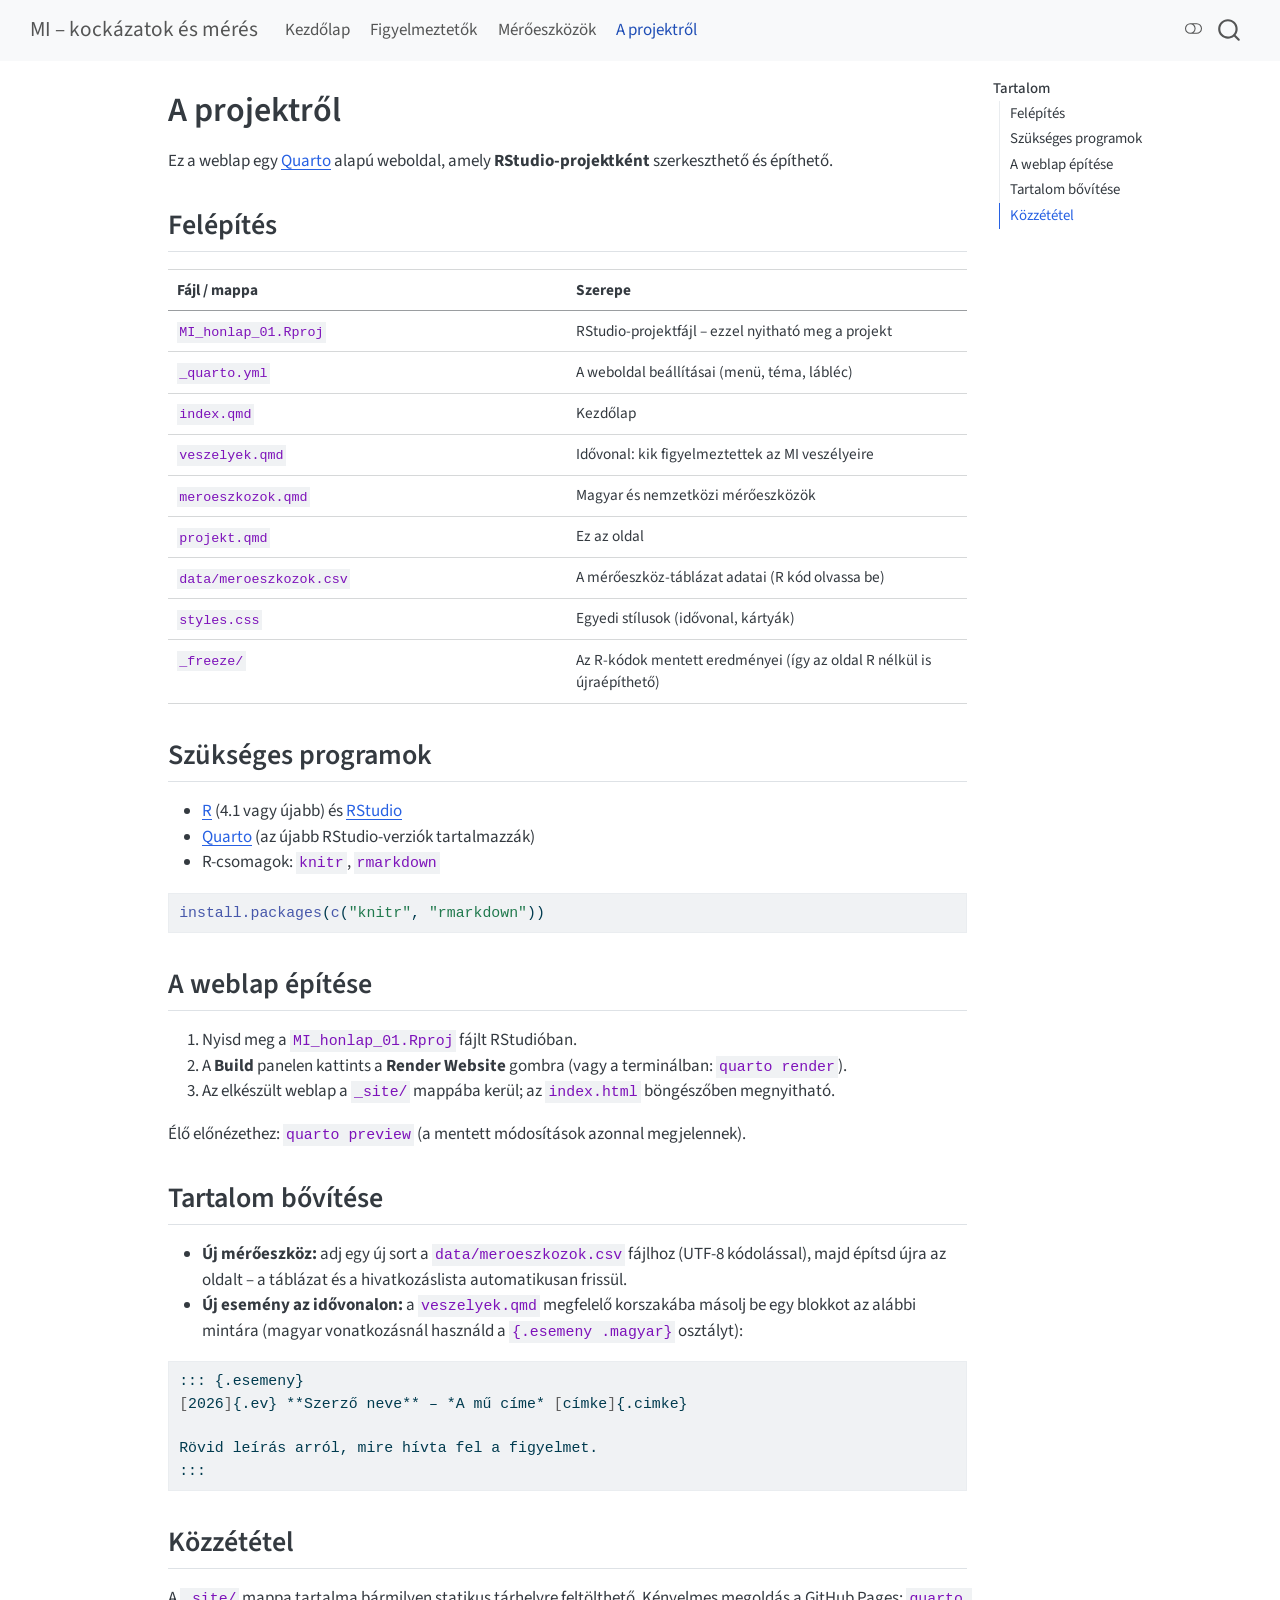
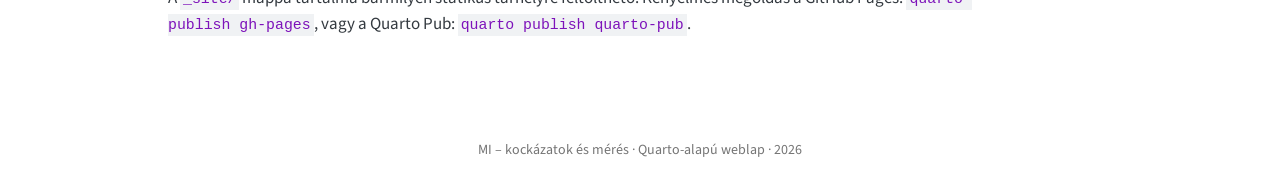
<file: projekt.html>
<!DOCTYPE html>
<html xmlns="http://www.w3.org/1999/xhtml" lang="hu" xml:lang="hu"><head>

<meta charset="utf-8">
<meta name="generator" content="quarto-1.10.18">

<meta name="viewport" content="width=device-width, initial-scale=1.0, user-scalable=yes">


<title>A projektről – MI – kockázatok és mérés</title>
<style>
/* Default styles provided by pandoc.
** See https://pandoc.org/MANUAL.html#variables-for-html for config info.
*/
span.smallcaps{font-variant: small-caps;}
div.columns{display: flex; gap: 1.5em;}
div.column{flex: auto;}
@media screen {
div.columns{gap: min(4vw, 1.5em);}
div.column{overflow-x: auto;}
}
div.hanging-indent{margin-left: 1.5em; text-indent: -1.5em;}
ul.task-list{list-style: none;}
ul.task-list li input[type="checkbox"] {
  width: 0.8em;
  margin: 0 0.8em 0.2em -1em; /* quarto-specific, see https://github.com/quarto-dev/quarto-cli/issues/4556 */ 
  vertical-align: middle;
}
/* CSS for syntax highlighting */
html { -webkit-text-size-adjust: 100%; }
pre > code.sourceCode { white-space: pre; position: relative; }
pre > code.sourceCode > span { display: inline-block; line-height: 1.25; }
pre > code.sourceCode > span:empty { height: 1.2em; }
.sourceCode { overflow: visible; }
code.sourceCode > span { color: inherit; text-decoration: inherit; }
div.sourceCode { margin: 1em 0; }
pre.sourceCode { margin: 0; }
@media screen {
div.sourceCode { overflow: auto; }
}
@media print {
pre > code.sourceCode { white-space: pre-wrap; }
pre > code.sourceCode > span { text-indent: -5em; padding-left: 5em; }
}
pre.numberSource code
  { counter-reset: source-line 0; }
pre.numberSource code > span
  { position: relative; left: -4em; counter-increment: source-line; }
pre.numberSource code > span > a:first-child::before
  { content: counter(source-line);
    position: relative; left: -1em; text-align: right; vertical-align: baseline;
    border: none; display: inline-block;
    -webkit-touch-callout: none; -webkit-user-select: none;
    -khtml-user-select: none; -moz-user-select: none;
    -ms-user-select: none; user-select: none;
    padding: 0 4px; width: 4em;
  }
pre.numberSource { margin-left: 3em;  padding-left: 4px; }
div.sourceCode
  {   }
@media screen {
pre > code.sourceCode > span > a:first-child::before { text-decoration: underline; }
}
</style>


<script src="site_libs/quarto-nav/quarto-nav.js"></script>
<script src="site_libs/quarto-nav/headroom.min.js"></script>
<script src="site_libs/clipboard/clipboard.min.js"></script>
<script src="site_libs/quarto-search/autocomplete.umd.js"></script>
<script src="site_libs/quarto-search/fuse.min.js"></script>
<script src="site_libs/quarto-search/quarto-search.js"></script>
<meta name="quarto:offset" content="./">
<script src="site_libs/quarto-html/quarto.js" type="module"></script>
<script src="site_libs/quarto-html/tabsets/tabsets.js" type="module"></script>
<script src="site_libs/quarto-html/popper.min.js"></script>
<script src="site_libs/quarto-html/tippy.umd.min.js"></script>
<script src="site_libs/quarto-html/anchor.min.js"></script>
<link href="site_libs/quarto-html/tippy.css" rel="stylesheet">
<link href="site_libs/quarto-html/quarto-syntax-highlighting-64a204ab8560d761af7679ceaba22944.css" rel="stylesheet" class="quarto-color-scheme" id="quarto-text-highlighting-styles">
<link href="site_libs/quarto-html/quarto-syntax-highlighting-dark-b85bc7c33db8c58e0ec93c3465666fed.css" rel="stylesheet" class="quarto-color-scheme quarto-color-alternate" id="quarto-text-highlighting-styles">
<link href="site_libs/quarto-html/quarto-syntax-highlighting-64a204ab8560d761af7679ceaba22944.css" rel="stylesheet" class="quarto-color-scheme-extra" id="quarto-text-highlighting-styles">
<script src="site_libs/bootstrap/bootstrap.min.js"></script>
<link href="site_libs/bootstrap/bootstrap-icons.css" rel="stylesheet">
<link href="site_libs/bootstrap/bootstrap-55617497126496852ff9f5a59253c640.min.css" rel="stylesheet" append-hash="true" class="quarto-color-scheme" id="quarto-bootstrap" data-mode="light">
<link href="site_libs/bootstrap/bootstrap-dark-90b0ccabdf50233fb893b00cd6e33405.min.css" rel="stylesheet" append-hash="true" class="quarto-color-scheme quarto-color-alternate" id="quarto-bootstrap" data-mode="dark">
<link href="site_libs/bootstrap/bootstrap-55617497126496852ff9f5a59253c640.min.css" rel="stylesheet" append-hash="true" class="quarto-color-scheme-extra" id="quarto-bootstrap" data-mode="light">
<script id="quarto-search-options" type="application/json">{
  "location": "navbar",
  "copy-button": false,
  "collapse-after": 3,
  "panel-placement": "end",
  "type": "overlay",
  "limit": 50,
  "keyboard-shortcut": [
    "f",
    "/",
    "s"
  ],
  "show-item-context": false,
  "language": {
    "search-no-results-text": "No results",
    "search-matching-documents-text": "matching documents",
    "search-copy-link-title": "Copy link to search",
    "search-hide-matches-text": "Hide additional matches",
    "search-more-match-text": "more match in this document",
    "search-more-matches-text": "more matches in this document",
    "search-clear-button-title": "Clear",
    "search-text-placeholder": "",
    "search-detached-cancel-button-title": "Cancel",
    "search-submit-button-title": "Submit",
    "search-label": "Search"
  }
}</script>
<style>html{ scroll-behavior: smooth; }</style>


<link rel="stylesheet" href="styles.css">
</head>

<body class="nav-fixed quarto-light"><script id="quarto-html-before-body" type="application/javascript">
    const toggleBodyColorMode = (bsSheetEl) => {
      const mode = bsSheetEl.getAttribute("data-mode");
      const bodyEl = window.document.querySelector("body");
      if (mode === "dark") {
        bodyEl.classList.add("quarto-dark");
        bodyEl.classList.remove("quarto-light");
      } else {
        bodyEl.classList.add("quarto-light");
        bodyEl.classList.remove("quarto-dark");
      }
    }
    const toggleBodyColorPrimary = () => {
      const bsSheetEl = window.document.querySelector("link#quarto-bootstrap:not([rel=disabled-stylesheet])");
      if (bsSheetEl) {
        toggleBodyColorMode(bsSheetEl);
      }
    }
    const setColorSchemeToggle = (alternate) => {
      const toggles = window.document.querySelectorAll('.quarto-color-scheme-toggle');
      for (let i=0; i < toggles.length; i++) {
        const toggle = toggles[i];
        if (toggle) {
          if (alternate) {
            toggle.classList.add("alternate");
          } else {
            toggle.classList.remove("alternate");
          }
        }
      }
    };
    const toggleColorMode = (alternate) => {
      // Switch the stylesheets
      const primaryStylesheets = window.document.querySelectorAll('link.quarto-color-scheme:not(.quarto-color-alternate)');
      const alternateStylesheets = window.document.querySelectorAll('link.quarto-color-scheme.quarto-color-alternate');
      manageTransitions('#quarto-margin-sidebar .nav-link', false);
      if (alternate) {
        // note: dark is layered on light, we don't disable primary!
        enableStylesheet(alternateStylesheets);
        for (const sheetNode of alternateStylesheets) {
          if (sheetNode.id === "quarto-bootstrap") {
            toggleBodyColorMode(sheetNode);
          }
        }
      } else {
        disableStylesheet(alternateStylesheets);
        enableStylesheet(primaryStylesheets)
        toggleBodyColorPrimary();
      }
      manageTransitions('#quarto-margin-sidebar .nav-link', true);
      // Switch the toggles
      setColorSchemeToggle(alternate)
      // Hack to workaround the fact that safari doesn't
      // properly recolor the scrollbar when toggling (#1455)
      if (navigator.userAgent.indexOf('Safari') > 0 && navigator.userAgent.indexOf('Chrome') == -1) {
        manageTransitions("body", false);
        window.scrollTo(0, 1);
        setTimeout(() => {
          window.scrollTo(0, 0);
          manageTransitions("body", true);
        }, 40);
      }
    }
    const disableStylesheet = (stylesheets) => {
      for (let i=0; i < stylesheets.length; i++) {
        const stylesheet = stylesheets[i];
        stylesheet.rel = 'disabled-stylesheet';
      }
    }
    const enableStylesheet = (stylesheets) => {
      for (let i=0; i < stylesheets.length; i++) {
        const stylesheet = stylesheets[i];
        if(stylesheet.rel !== 'stylesheet') { // for Chrome, which will still FOUC without this check
          stylesheet.rel = 'stylesheet';
        }
      }
    }
    const manageTransitions = (selector, allowTransitions) => {
      const els = window.document.querySelectorAll(selector);
      for (let i=0; i < els.length; i++) {
        const el = els[i];
        if (allowTransitions) {
          el.classList.remove('notransition');
        } else {
          el.classList.add('notransition');
        }
      }
    }
    const isFileUrl = () => {
      return window.location.protocol === 'file:';
    }
    const hasAlternateSentinel = () => {
      let styleSentinel = getColorSchemeSentinel();
      if (styleSentinel !== null) {
        return styleSentinel === "alternate";
      } else {
        return false;
      }
    }
    const setStyleSentinel = (alternate) => {
      const value = alternate ? "alternate" : "default";
      if (!isFileUrl()) {
        window.localStorage.setItem("quarto-color-scheme", value);
      } else {
        localAlternateSentinel = value;
      }
    }
    const getColorSchemeSentinel = () => {
      if (!isFileUrl()) {
        const storageValue = window.localStorage.getItem("quarto-color-scheme");
        return storageValue != null ? storageValue : localAlternateSentinel;
      } else {
        return localAlternateSentinel;
      }
    }
    const toggleGiscusIfUsed = (isAlternate, darkModeDefault) => {
      const baseTheme = document.querySelector('#giscus-base-theme')?.value ?? 'light';
      const alternateTheme = document.querySelector('#giscus-alt-theme')?.value ?? 'dark';
      let newTheme = '';
      if(authorPrefersDark) {
        newTheme = isAlternate ? baseTheme : alternateTheme;
      } else {
        newTheme = isAlternate ? alternateTheme : baseTheme;
      }
      const changeGiscusTheme = () => {
        // From: https://github.com/giscus/giscus/issues/336
        const sendMessage = (message) => {
          const iframe = document.querySelector('iframe.giscus-frame');
          if (!iframe) return;
          iframe.contentWindow.postMessage({ giscus: message }, 'https://giscus.app');
        }
        sendMessage({
          setConfig: {
            theme: newTheme
          }
        });
      }
      const isGiscussLoaded = window.document.querySelector('iframe.giscus-frame') !== null;
      if (isGiscussLoaded) {
        changeGiscusTheme();
      }
    };
    const authorPrefersDark = false;
    const darkModeDefault = authorPrefersDark;
      document.querySelector('link#quarto-text-highlighting-styles.quarto-color-scheme-extra').rel = 'disabled-stylesheet';
      document.querySelector('link#quarto-bootstrap.quarto-color-scheme-extra').rel = 'disabled-stylesheet';
    let localAlternateSentinel = darkModeDefault ? 'alternate' : 'default';
    // Dark / light mode switch
    window.quartoToggleColorScheme = () => {
      // Read the current dark / light value
      let toAlternate = !hasAlternateSentinel();
      toggleColorMode(toAlternate);
      setStyleSentinel(toAlternate);
      toggleGiscusIfUsed(toAlternate, darkModeDefault);
      window.dispatchEvent(new Event('resize'));
    };
    // Switch to dark mode if need be
    if (hasAlternateSentinel()) {
      toggleColorMode(true);
    } else {
      toggleColorMode(false);
    }
  </script>

<div id="quarto-search-results"></div>
  <header id="quarto-header" class="headroom fixed-top">
    <nav class="navbar navbar-expand-lg " data-bs-theme="dark">
      <div class="navbar-container container-fluid">
      <div class="navbar-brand-container mx-auto">
    <a class="navbar-brand" href="./index.html">
    <span class="navbar-title">MI – kockázatok és mérés</span>
    </a>
  </div>
            <div id="quarto-search" class="" title="Search"></div>
          <button class="navbar-toggler" type="button" data-bs-toggle="collapse" data-bs-target="#navbarCollapse" aria-controls="navbarCollapse" role="menu" aria-expanded="false" aria-label="Toggle navigation" onclick="if (window.quartoToggleHeadroom) { window.quartoToggleHeadroom(); }">
  <span class="navbar-toggler-icon"></span>
</button>
          <div class="collapse navbar-collapse" id="navbarCollapse">
            <ul class="navbar-nav navbar-nav-scroll me-auto">
  <li class="nav-item">
    <a class="nav-link" href="./index.html"> 
<span class="menu-text">Kezdőlap</span></a>
  </li>  
  <li class="nav-item">
    <a class="nav-link" href="./veszelyek.html"> 
<span class="menu-text">Figyelmeztetők</span></a>
  </li>  
  <li class="nav-item">
    <a class="nav-link" href="./meroeszkozok.html"> 
<span class="menu-text">Mérőeszközök</span></a>
  </li>  
  <li class="nav-item">
    <a class="nav-link active" href="./projekt.html" aria-current="page"> 
<span class="menu-text">A projektről</span></a>
  </li>  
</ul>
          </div> <!-- /navcollapse -->
            <div class="quarto-navbar-tools">
  <a href="" class="quarto-color-scheme-toggle quarto-navigation-tool  px-1" onclick="window.quartoToggleColorScheme(); return false;" title="Toggle dark mode"><i class="bi"></i></a>
</div>
      </div> <!-- /container-fluid -->
    </nav>
</header>
<!-- content -->
<div id="quarto-content" class="quarto-container page-columns page-rows-contents page-layout-article page-navbar">
<!-- sidebar -->
<!-- margin-sidebar -->
    <div id="quarto-margin-sidebar" class="sidebar margin-sidebar">
        <nav id="TOC" role="doc-toc" class="toc-active">
    <h2 id="toc-title">Tartalom</h2>
   
  <ul>
  <li><a href="#felépítés" id="toc-felépítés" class="nav-link active" data-scroll-target="#felépítés">Felépítés</a></li>
  <li><a href="#szükséges-programok" id="toc-szükséges-programok" class="nav-link" data-scroll-target="#szükséges-programok">Szükséges programok</a></li>
  <li><a href="#a-weblap-építése" id="toc-a-weblap-építése" class="nav-link" data-scroll-target="#a-weblap-építése">A weblap építése</a></li>
  <li><a href="#tartalom-bővítése" id="toc-tartalom-bővítése" class="nav-link" data-scroll-target="#tartalom-bővítése">Tartalom bővítése</a></li>
  <li><a href="#közzététel" id="toc-közzététel" class="nav-link" data-scroll-target="#közzététel">Közzététel</a></li>
  </ul>
</nav>
    </div>
<!-- main -->
<main class="content" id="quarto-document-content">


<header id="title-block-header" class="quarto-title-block default">
<div class="quarto-title">
<h1 class="title">A projektről</h1>
</div>



<div class="quarto-title-meta">

    
  
    
  </div>
  


</header>


<p>Ez a weblap egy <a href="https://quarto.org/">Quarto</a> alapú weboldal, amely <strong>RStudio-projektként</strong> szerkeszthető és építhető.</p>
<section id="felépítés" class="level2">
<h2 class="anchored" data-anchor-id="felépítés">Felépítés</h2>
<table class="caption-top table">
<colgroup>
<col style="width: 50%">
<col style="width: 50%">
</colgroup>
<thead>
<tr class="header">
<th>Fájl / mappa</th>
<th>Szerepe</th>
</tr>
</thead>
<tbody>
<tr class="odd">
<td><code>MI_honlap_01.Rproj</code></td>
<td>RStudio-projektfájl – ezzel nyitható meg a projekt</td>
</tr>
<tr class="even">
<td><code>_quarto.yml</code></td>
<td>A weboldal beállításai (menü, téma, lábléc)</td>
</tr>
<tr class="odd">
<td><code>index.qmd</code></td>
<td>Kezdőlap</td>
</tr>
<tr class="even">
<td><code>veszelyek.qmd</code></td>
<td>Idővonal: kik figyelmeztettek az MI veszélyeire</td>
</tr>
<tr class="odd">
<td><code>meroeszkozok.qmd</code></td>
<td>Magyar és nemzetközi mérőeszközök</td>
</tr>
<tr class="even">
<td><code>projekt.qmd</code></td>
<td>Ez az oldal</td>
</tr>
<tr class="odd">
<td><code>data/meroeszkozok.csv</code></td>
<td>A mérőeszköz-táblázat adatai (R kód olvassa be)</td>
</tr>
<tr class="even">
<td><code>styles.css</code></td>
<td>Egyedi stílusok (idővonal, kártyák)</td>
</tr>
<tr class="odd">
<td><code>_freeze/</code></td>
<td>Az R-kódok mentett eredményei (így az oldal R nélkül is újraépíthető)</td>
</tr>
</tbody>
</table>
</section>
<section id="szükséges-programok" class="level2">
<h2 class="anchored" data-anchor-id="szükséges-programok">Szükséges programok</h2>
<ul>
<li><a href="https://cran.r-project.org/">R</a> (4.1 vagy újabb) és <a href="https://posit.co/download/rstudio-desktop/">RStudio</a></li>
<li><a href="https://quarto.org/docs/get-started/">Quarto</a> (az újabb RStudio-verziók tartalmazzák)</li>
<li>R-csomagok: <code>knitr</code>, <code>rmarkdown</code></li>
</ul>
<div class="code-copy-outer-scaffold"><div class="sourceCode" id="cb1"><pre class="sourceCode r code-with-copy"><code class="sourceCode r"><span id="cb1-1"><a href="#cb1-1" aria-hidden="true" tabindex="-1"></a><span class="fu">install.packages</span>(<span class="fu">c</span>(<span class="st">"knitr"</span>, <span class="st">"rmarkdown"</span>))</span></code></pre></div><button title="Copy to Clipboard" class="code-copy-button"><i class="bi"></i></button></div>
</section>
<section id="a-weblap-építése" class="level2">
<h2 class="anchored" data-anchor-id="a-weblap-építése">A weblap építése</h2>
<ol type="1">
<li>Nyisd meg a <code>MI_honlap_01.Rproj</code> fájlt RStudióban.</li>
<li>A <strong>Build</strong> panelen kattints a <strong>Render Website</strong> gombra (vagy a terminálban: <code>quarto render</code>).</li>
<li>Az elkészült weblap a <code>_site/</code> mappába kerül; az <code>index.html</code> böngészőben megnyitható.</li>
</ol>
<p>Élő előnézethez: <code>quarto preview</code> (a mentett módosítások azonnal megjelennek).</p>
</section>
<section id="tartalom-bővítése" class="level2">
<h2 class="anchored" data-anchor-id="tartalom-bővítése">Tartalom bővítése</h2>
<ul>
<li><strong>Új mérőeszköz:</strong> adj egy új sort a <code>data/meroeszkozok.csv</code> fájlhoz (UTF-8 kódolással), majd építsd újra az oldalt – a táblázat és a hivatkozáslista automatikusan frissül.</li>
<li><strong>Új esemény az idővonalon:</strong> a <code>veszelyek.qmd</code> megfelelő korszakába másolj be egy blokkot az alábbi mintára (magyar vonatkozásnál használd a <code>{.esemeny .magyar}</code> osztályt):</li>
</ul>
<div class="code-copy-outer-scaffold"><div class="sourceCode" id="cb2"><pre class="sourceCode markdown code-with-copy"><code class="sourceCode markdown"><span id="cb2-1"><a href="#cb2-1" aria-hidden="true" tabindex="-1"></a>::: {.esemeny}</span>
<span id="cb2-2"><a href="#cb2-2" aria-hidden="true" tabindex="-1"></a><span class="co">[</span><span class="ot">2026</span><span class="co">]</span>{.ev} **Szerző neve** – *A mű címe* <span class="co">[</span><span class="ot">címke</span><span class="co">]</span>{.cimke}</span>
<span id="cb2-3"><a href="#cb2-3" aria-hidden="true" tabindex="-1"></a></span>
<span id="cb2-4"><a href="#cb2-4" aria-hidden="true" tabindex="-1"></a>Rövid leírás arról, mire hívta fel a figyelmet.</span>
<span id="cb2-5"><a href="#cb2-5" aria-hidden="true" tabindex="-1"></a>:::</span></code></pre></div><button title="Copy to Clipboard" class="code-copy-button"><i class="bi"></i></button></div>
</section>
<section id="közzététel" class="level2">
<h2 class="anchored" data-anchor-id="közzététel">Közzététel</h2>
<p>A <code>_site/</code> mappa tartalma bármilyen statikus tárhelyre feltölthető. Kényelmes megoldás a GitHub Pages: <code>quarto publish gh-pages</code>, vagy a Quarto Pub: <code>quarto publish quarto-pub</code>.</p>


</section>

</main> <!-- /main -->
<script id="quarto-html-after-body" type="application/javascript">
  window.document.addEventListener("DOMContentLoaded", function (event) {
    // Ensure there is a toggle, if there isn't float one in the top right
    if (window.document.querySelector('.quarto-color-scheme-toggle') === null) {
      const a = window.document.createElement('a');
      a.classList.add('top-right');
      a.classList.add('quarto-color-scheme-toggle');
      a.href = "";
      a.onclick = function() { try { window.quartoToggleColorScheme(); } catch {} return false; };
      const i = window.document.createElement("i");
      i.classList.add('bi');
      a.appendChild(i);
      window.document.body.appendChild(a);
    }
    setColorSchemeToggle(hasAlternateSentinel())
    const icon = "";
    const anchorJS = new window.AnchorJS();
    anchorJS.options = {
      placement: 'right',
      icon: icon
    };
    anchorJS.add('.anchored');
    const isCodeAnnotation = (el) => {
      for (const clz of el.classList) {
        if (clz.startsWith('code-annotation-')) {                     
          return true;
        }
      }
      return false;
    }
    const onCopySuccess = function(e) {
      // button target
      const button = e.trigger;
      // don't keep focus
      button.blur();
      // flash "checked"
      button.classList.add('code-copy-button-checked');
      var currentTitle = button.getAttribute("title");
      button.setAttribute("title", "Copied!");
      let tooltip;
      if (window.bootstrap) {
        button.setAttribute("data-bs-toggle", "tooltip");
        button.setAttribute("data-bs-placement", "left");
        button.setAttribute("data-bs-title", "Copied!");
        tooltip = new bootstrap.Tooltip(button, 
          { trigger: "manual", 
            customClass: "code-copy-button-tooltip",
            offset: [0, -8]});
        tooltip.show();    
      }
      setTimeout(function() {
        if (tooltip) {
          tooltip.hide();
          button.removeAttribute("data-bs-title");
          button.removeAttribute("data-bs-toggle");
          button.removeAttribute("data-bs-placement");
        }
        button.setAttribute("title", currentTitle);
        button.classList.remove('code-copy-button-checked');
      }, 1000);
      // clear code selection
      e.clearSelection();
    }
    const getTextToCopy = function(trigger) {
      const outerScaffold = trigger.parentElement.cloneNode(true);
      const codeEl = outerScaffold.querySelector('code');
      for (const childEl of codeEl.children) {
        if (isCodeAnnotation(childEl)) {
          childEl.remove();
        }
      }
      return codeEl.innerText;
    }
    const clipboard = new window.ClipboardJS('.code-copy-button:not([data-in-quarto-modal])', {
      text: getTextToCopy
    });
    clipboard.on('success', onCopySuccess);
    if (window.document.getElementById('quarto-embedded-source-code-modal')) {
      const clipboardModal = new window.ClipboardJS('.code-copy-button[data-in-quarto-modal]', {
        text: getTextToCopy,
        container: window.document.getElementById('quarto-embedded-source-code-modal')
      });
      clipboardModal.on('success', onCopySuccess);
    }
      var localhostRegex = new RegExp(/^(?:http|https):\/\/localhost\:?[0-9]*\//);
      var mailtoRegex = new RegExp(/^mailto:/);
        var filterRegex = new RegExp("https:\/\/abarik\.github\.io\/MI_honlap_01\/");
      var isInternal = (href) => {
          return filterRegex.test(href) || localhostRegex.test(href) || mailtoRegex.test(href);
      }
      // Inspect non-navigation links and adorn them if external
     var links = window.document.querySelectorAll('a[href]:not(.nav-link):not(.navbar-brand):not(.toc-action):not(.sidebar-link):not(.sidebar-item-toggle):not(.pagination-link):not(.no-external):not([aria-hidden]):not(.dropdown-item):not(.quarto-navigation-tool):not(.about-link)');
      for (var i=0; i<links.length; i++) {
        const link = links[i];
        if (!isInternal(link.href)) {
          // undo the damage that might have been done by quarto-nav.js in the case of
          // links that we want to consider external
          if (link.dataset.originalHref !== undefined) {
            link.href = link.dataset.originalHref;
          }
            // target, if specified
            link.setAttribute("target", "_blank");
            if (link.getAttribute("rel") === null) {
              link.setAttribute("rel", "noopener");
            }
        }
      }
    function tippyHover(el, contentFn, onTriggerFn, onUntriggerFn) {
      const config = {
        allowHTML: true,
        maxWidth: 500,
        delay: 100,
        arrow: false,
        appendTo: function(el) {
            return el.parentElement;
        },
        interactive: true,
        interactiveBorder: 10,
        theme: 'quarto',
        placement: 'bottom-start',
      };
      if (contentFn) {
        config.content = contentFn;
      }
      if (onTriggerFn) {
        config.onTrigger = onTriggerFn;
      }
      if (onUntriggerFn) {
        config.onUntrigger = onUntriggerFn;
      }
      window.tippy(el, config); 
    }
    const noterefs = window.document.querySelectorAll('a[role="doc-noteref"]');
    for (var i=0; i<noterefs.length; i++) {
      const ref = noterefs[i];
      tippyHover(ref, function() {
        // use id or data attribute instead here
        let href = ref.getAttribute('data-footnote-href') || ref.getAttribute('href');
        try { href = new URL(href).hash; } catch {}
        const id = href.replace(/^#\/?/, "");
        const note = window.document.getElementById(id);
        if (note) {
          return note.innerHTML;
        } else {
          return "";
        }
      });
    }
    const xrefs = window.document.querySelectorAll('a.quarto-xref');
    const processXRef = (id, note) => {
      // Strip column container classes
      const stripColumnClz = (el) => {
        el.classList.remove("page-full", "page-columns");
        if (el.children) {
          for (const child of el.children) {
            stripColumnClz(child);
          }
        }
      }
      stripColumnClz(note)
      if (id === null || id.startsWith('sec-')) {
        // Special case sections, only their first couple elements
        const container = document.createElement("div");
        if (note.children && note.children.length > 2) {
          container.appendChild(note.children[0].cloneNode(true));
          for (let i = 1; i < note.children.length; i++) {
            const child = note.children[i];
            if (child.tagName === "P" && child.innerText === "") {
              continue;
            } else {
              container.appendChild(child.cloneNode(true));
              break;
            }
          }
          if (window.Quarto?.typesetMath) {
            window.Quarto.typesetMath(container);
          }
          return container.innerHTML
        } else {
          if (window.Quarto?.typesetMath) {
            window.Quarto.typesetMath(note);
          }
          return note.innerHTML;
        }
      } else {
        // Remove any anchor links if they are present
        const anchorLink = note.querySelector('a.anchorjs-link');
        if (anchorLink) {
          anchorLink.remove();
        }
        if (window.Quarto?.typesetMath) {
          window.Quarto.typesetMath(note);
        }
        if (note.classList.contains("callout")) {
          return note.outerHTML;
        } else {
          return note.innerHTML;
        }
      }
    }
    for (var i=0; i<xrefs.length; i++) {
      const xref = xrefs[i];
      tippyHover(xref, undefined, function(instance) {
        instance.disable();
        let url = xref.getAttribute('href');
        let hash = undefined; 
        if (url.startsWith('#')) {
          hash = url;
        } else {
          try { hash = new URL(url).hash; } catch {}
        }
        if (hash) {
          const id = hash.replace(/^#\/?/, "");
          const note = window.document.getElementById(id);
          if (note !== null) {
            try {
              const html = processXRef(id, note.cloneNode(true));
              instance.setContent(html);
            } finally {
              instance.enable();
              instance.show();
            }
          } else {
            // See if we can fetch this
            fetch(url.split('#')[0])
            .then(res => res.text())
            .then(html => {
              const parser = new DOMParser();
              const htmlDoc = parser.parseFromString(html, "text/html");
              const note = htmlDoc.getElementById(id);
              if (note !== null) {
                const html = processXRef(id, note);
                instance.setContent(html);
              } 
            }).finally(() => {
              instance.enable();
              instance.show();
            });
          }
        } else {
          // See if we can fetch a full url (with no hash to target)
          // This is a special case and we should probably do some content thinning / targeting
          fetch(url)
          .then(res => res.text())
          .then(html => {
            const parser = new DOMParser();
            const htmlDoc = parser.parseFromString(html, "text/html");
            const note = htmlDoc.querySelector('main.content');
            if (note !== null) {
              // This should only happen for chapter cross references
              // (since there is no id in the URL)
              // remove the first header
              if (note.children.length > 0 && note.children[0].tagName === "HEADER") {
                note.children[0].remove();
              }
              const html = processXRef(null, note);
              instance.setContent(html);
            } 
          }).finally(() => {
            instance.enable();
            instance.show();
          });
        }
      }, function(instance) {
      });
    }
        let selectedAnnoteEl;
        const selectorForAnnotation = ( cell, annotation) => {
          let cellAttr = 'data-code-cell="' + cell + '"';
          let lineAttr = 'data-code-annotation="' +  annotation + '"';
          const selector = 'span[' + cellAttr + '][' + lineAttr + ']';
          return selector;
        }
        const selectCodeLines = (annoteEl) => {
          const doc = window.document;
          const targetCell = annoteEl.getAttribute("data-target-cell");
          const targetAnnotation = annoteEl.getAttribute("data-target-annotation");
          const annoteSpan = window.document.querySelector(selectorForAnnotation(targetCell, targetAnnotation));
          const lines = annoteSpan.getAttribute("data-code-lines").split(",");
          const lineIds = lines.map((line) => {
            return targetCell + "-" + line;
          })
          let top = null;
          let height = null;
          let parent = null;
          if (lineIds.length > 0) {
              //compute the position of the single el (top and bottom and make a div)
              const el = window.document.getElementById(lineIds[0]);
              top = el.offsetTop;
              height = el.offsetHeight;
              parent = el.parentElement.parentElement;
            if (lineIds.length > 1) {
              const lastEl = window.document.getElementById(lineIds[lineIds.length - 1]);
              const bottom = lastEl.offsetTop + lastEl.offsetHeight;
              height = bottom - top;
            }
            if (top !== null && height !== null && parent !== null) {
              // cook up a div (if necessary) and position it 
              let div = window.document.getElementById("code-annotation-line-highlight");
              if (div === null) {
                div = window.document.createElement("div");
                div.setAttribute("id", "code-annotation-line-highlight");
                div.style.position = 'absolute';
                parent.appendChild(div);
              }
              div.style.top = top - 2 + "px";
              div.style.height = height + 4 + "px";
              div.style.left = 0;
              let gutterDiv = window.document.getElementById("code-annotation-line-highlight-gutter");
              if (gutterDiv === null) {
                gutterDiv = window.document.createElement("div");
                gutterDiv.setAttribute("id", "code-annotation-line-highlight-gutter");
                gutterDiv.style.position = 'absolute';
                const codeCell = window.document.getElementById(targetCell);
                const gutter = codeCell.querySelector('.code-annotation-gutter');
                gutter.appendChild(gutterDiv);
              }
              gutterDiv.style.top = top - 2 + "px";
              gutterDiv.style.height = height + 4 + "px";
            }
            selectedAnnoteEl = annoteEl;
          }
        };
        const unselectCodeLines = () => {
          const elementsIds = ["code-annotation-line-highlight", "code-annotation-line-highlight-gutter"];
          elementsIds.forEach((elId) => {
            const div = window.document.getElementById(elId);
            if (div) {
              div.remove();
            }
          });
          selectedAnnoteEl = undefined;
        };
          // Handle positioning of the toggle
      window.addEventListener(
        "resize",
        throttle(() => {
          elRect = undefined;
          if (selectedAnnoteEl) {
            selectCodeLines(selectedAnnoteEl);
          }
        }, 10)
      );
      function throttle(fn, ms) {
      let throttle = false;
      let timer;
        return (...args) => {
          if(!throttle) { // first call gets through
              fn.apply(this, args);
              throttle = true;
          } else { // all the others get throttled
              if(timer) clearTimeout(timer); // cancel #2
              timer = setTimeout(() => {
                fn.apply(this, args);
                timer = throttle = false;
              }, ms);
          }
        };
      }
        // Attach click handler to the DT
        const annoteDls = window.document.querySelectorAll('dt[data-target-cell]');
        for (const annoteDlNode of annoteDls) {
          annoteDlNode.addEventListener('click', (event) => {
            const clickedEl = event.target;
            if (clickedEl !== selectedAnnoteEl) {
              unselectCodeLines();
              const activeEl = window.document.querySelector('dt[data-target-cell].code-annotation-active');
              if (activeEl) {
                activeEl.classList.remove('code-annotation-active');
              }
              selectCodeLines(clickedEl);
              clickedEl.classList.add('code-annotation-active');
            } else {
              // Unselect the line
              unselectCodeLines();
              clickedEl.classList.remove('code-annotation-active');
            }
          });
        }
    const findCites = (el) => {
      const parentEl = el.parentElement;
      if (parentEl) {
        const cites = parentEl.dataset.cites;
        if (cites) {
          return {
            el,
            cites: cites.split(' ')
          };
        } else {
          return findCites(el.parentElement)
        }
      } else {
        return undefined;
      }
    };
    var bibliorefs = window.document.querySelectorAll('a[role="doc-biblioref"]');
    for (var i=0; i<bibliorefs.length; i++) {
      const ref = bibliorefs[i];
      const citeInfo = findCites(ref);
      if (citeInfo) {
        tippyHover(citeInfo.el, function() {
          var popup = window.document.createElement('div');
          citeInfo.cites.forEach(function(cite) {
            var citeDiv = window.document.createElement('div');
            citeDiv.classList.add('hanging-indent');
            citeDiv.classList.add('csl-entry');
            var biblioDiv = window.document.getElementById('ref-' + cite);
            if (biblioDiv) {
              citeDiv.innerHTML = biblioDiv.innerHTML;
            }
            popup.appendChild(citeDiv);
          });
          return popup.innerHTML;
        });
      }
    }
  });
  </script>
</div> <!-- /content -->
<footer class="footer">
  <div class="nav-footer">
    <div class="nav-footer-left">
      &nbsp;
    </div>   
    <div class="nav-footer-center">
<p>MI – kockázatok és mérés · Quarto-alapú weblap · 2026</p>
</div>
    <div class="nav-footer-right">
      &nbsp;
    </div>
  </div>
</footer>




<script src="site_libs/quarto-html/zenscroll-min.js"></script>
</body></html>
</file>
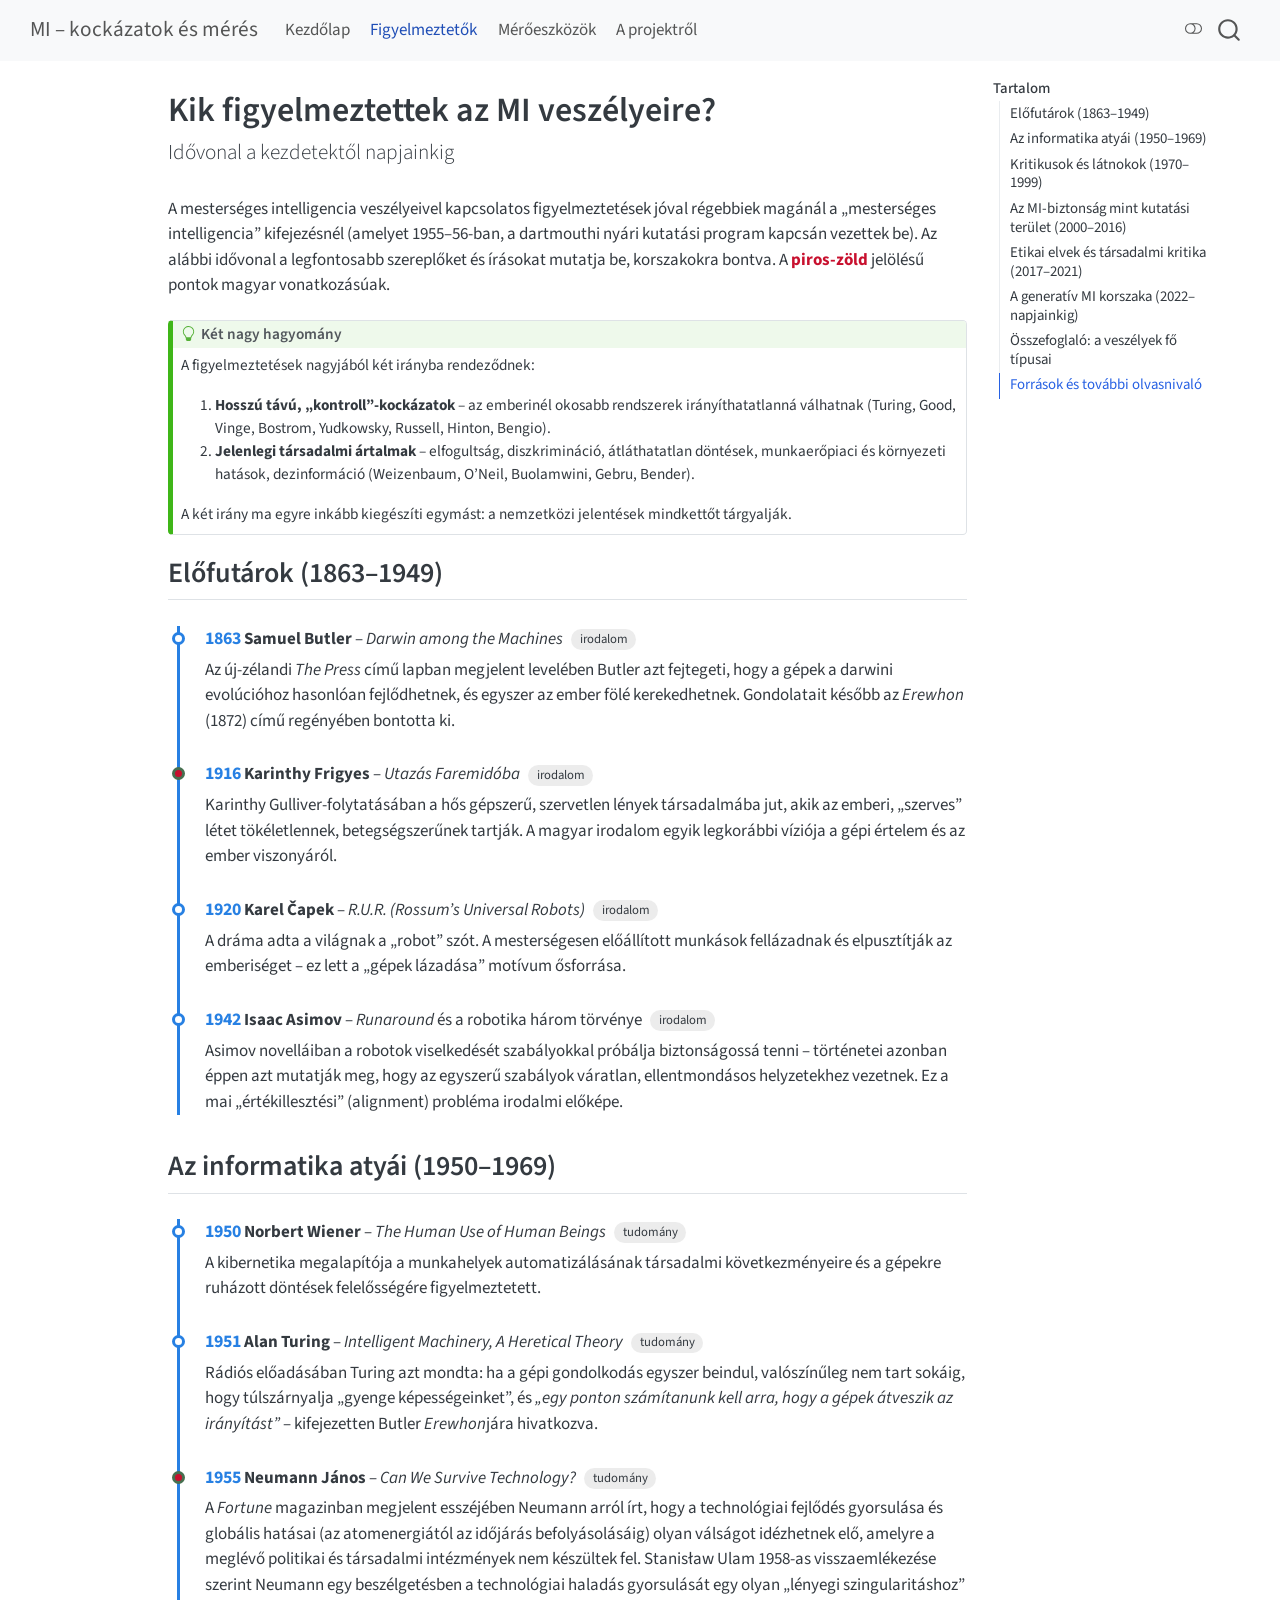
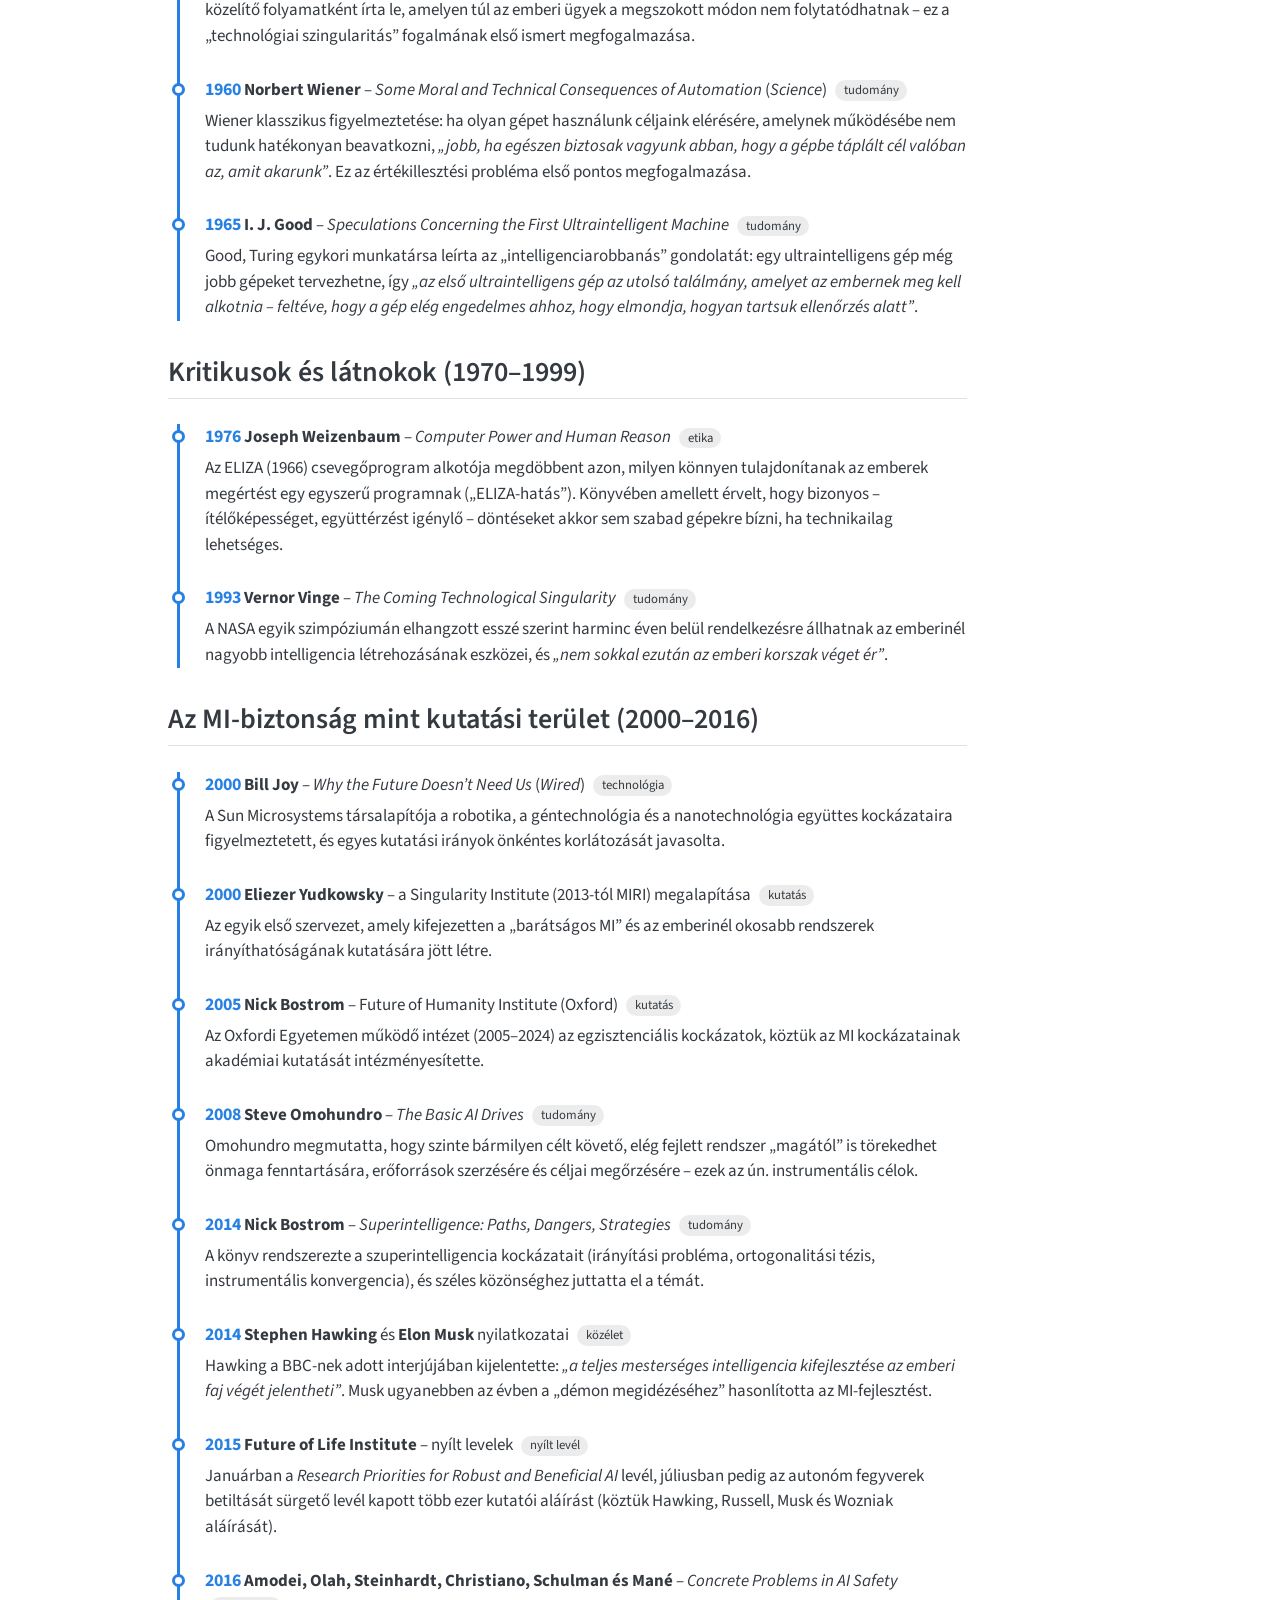
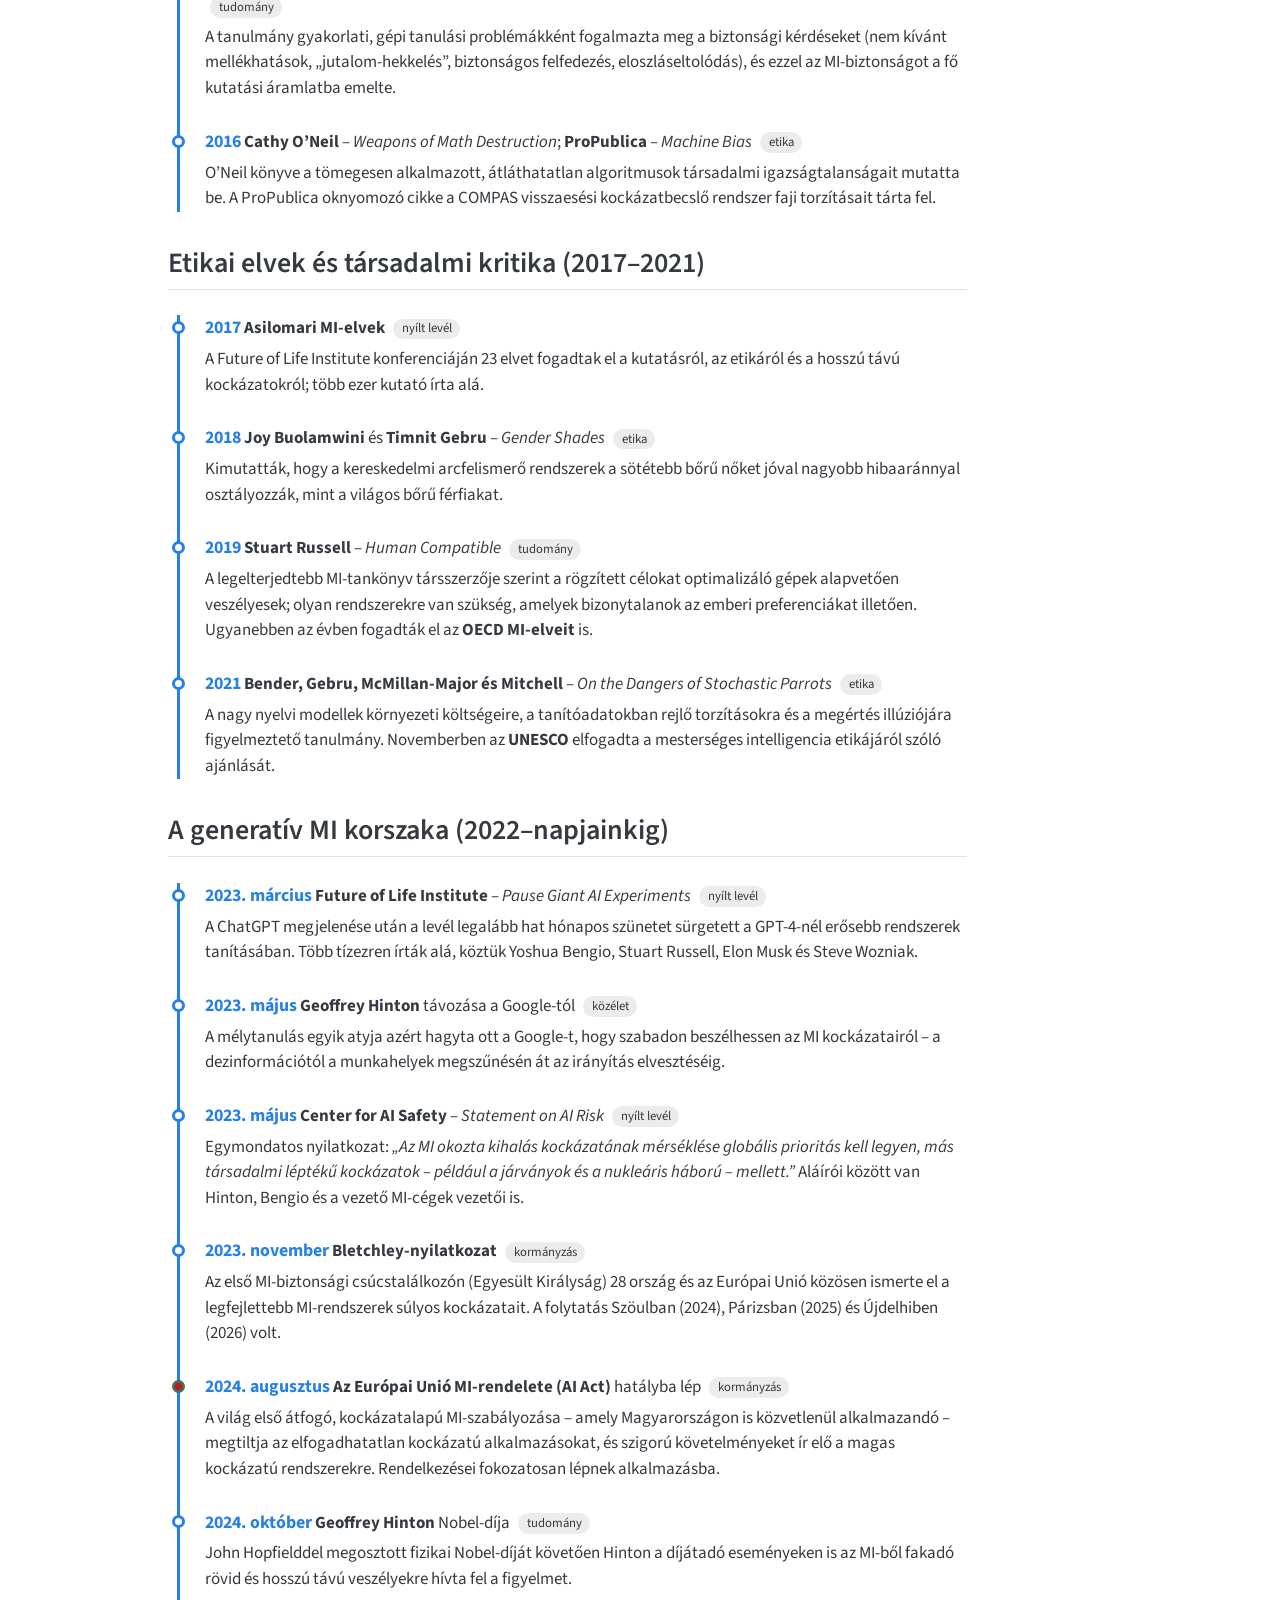
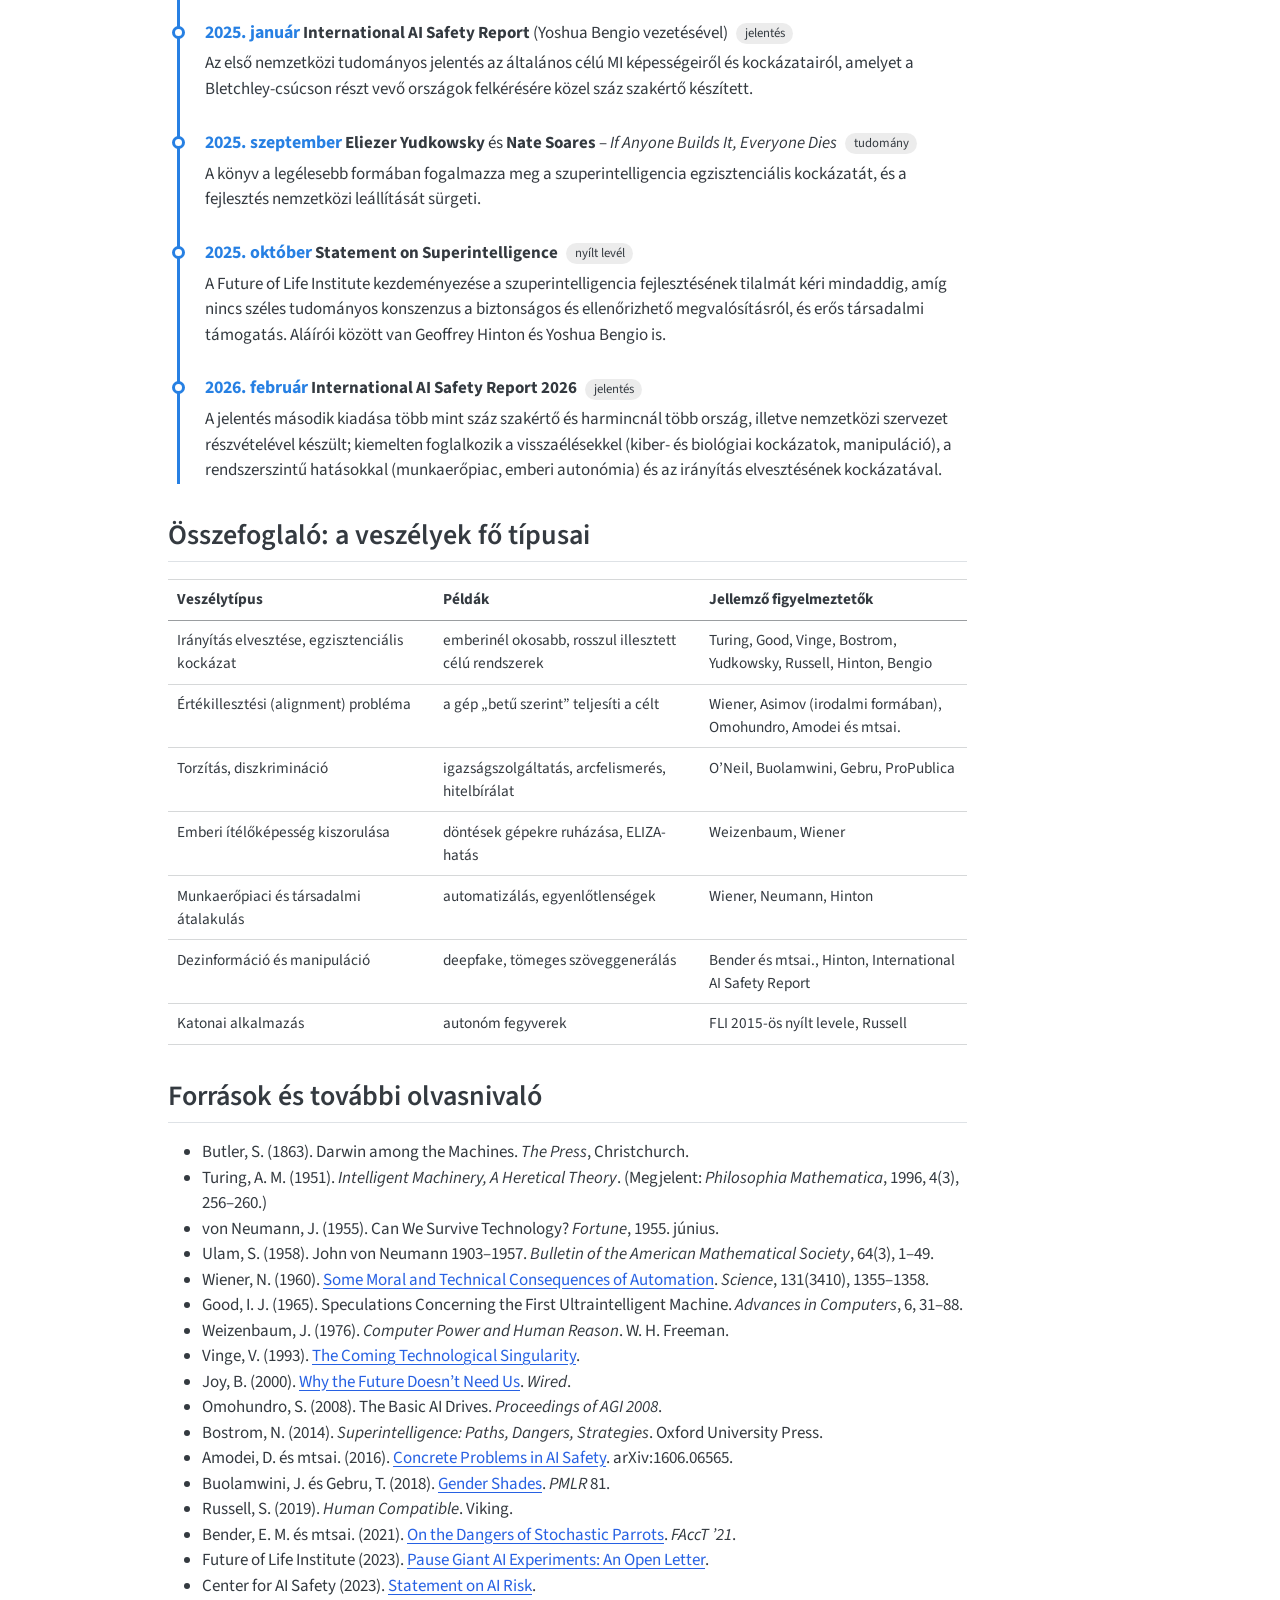
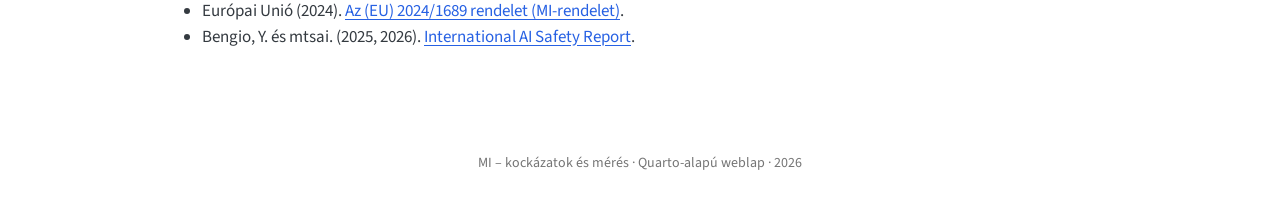
<file: veszelyek.html>
<!DOCTYPE html>
<html xmlns="http://www.w3.org/1999/xhtml" lang="hu" xml:lang="hu"><head>

<meta charset="utf-8">
<meta name="generator" content="quarto-1.10.18">

<meta name="viewport" content="width=device-width, initial-scale=1.0, user-scalable=yes">


<title>Kik figyelmeztettek az MI veszélyeire? – MI – kockázatok és mérés</title>
<style>
/* Default styles provided by pandoc.
** See https://pandoc.org/MANUAL.html#variables-for-html for config info.
*/
span.smallcaps{font-variant: small-caps;}
div.columns{display: flex; gap: 1.5em;}
div.column{flex: auto;}
@media screen {
div.columns{gap: min(4vw, 1.5em);}
div.column{overflow-x: auto;}
}
div.hanging-indent{margin-left: 1.5em; text-indent: -1.5em;}
ul.task-list{list-style: none;}
ul.task-list li input[type="checkbox"] {
  width: 0.8em;
  margin: 0 0.8em 0.2em -1em; /* quarto-specific, see https://github.com/quarto-dev/quarto-cli/issues/4556 */ 
  vertical-align: middle;
}
</style>


<script src="site_libs/quarto-nav/quarto-nav.js"></script>
<script src="site_libs/quarto-nav/headroom.min.js"></script>
<script src="site_libs/clipboard/clipboard.min.js"></script>
<script src="site_libs/quarto-search/autocomplete.umd.js"></script>
<script src="site_libs/quarto-search/fuse.min.js"></script>
<script src="site_libs/quarto-search/quarto-search.js"></script>
<meta name="quarto:offset" content="./">
<script src="site_libs/quarto-html/quarto.js" type="module"></script>
<script src="site_libs/quarto-html/tabsets/tabsets.js" type="module"></script>
<script src="site_libs/quarto-html/popper.min.js"></script>
<script src="site_libs/quarto-html/tippy.umd.min.js"></script>
<script src="site_libs/quarto-html/anchor.min.js"></script>
<link href="site_libs/quarto-html/tippy.css" rel="stylesheet">
<link href="site_libs/quarto-html/quarto-syntax-highlighting-64a204ab8560d761af7679ceaba22944.css" rel="stylesheet" class="quarto-color-scheme" id="quarto-text-highlighting-styles">
<link href="site_libs/quarto-html/quarto-syntax-highlighting-dark-b85bc7c33db8c58e0ec93c3465666fed.css" rel="stylesheet" class="quarto-color-scheme quarto-color-alternate" id="quarto-text-highlighting-styles">
<link href="site_libs/quarto-html/quarto-syntax-highlighting-64a204ab8560d761af7679ceaba22944.css" rel="stylesheet" class="quarto-color-scheme-extra" id="quarto-text-highlighting-styles">
<script src="site_libs/bootstrap/bootstrap.min.js"></script>
<link href="site_libs/bootstrap/bootstrap-icons.css" rel="stylesheet">
<link href="site_libs/bootstrap/bootstrap-55617497126496852ff9f5a59253c640.min.css" rel="stylesheet" append-hash="true" class="quarto-color-scheme" id="quarto-bootstrap" data-mode="light">
<link href="site_libs/bootstrap/bootstrap-dark-90b0ccabdf50233fb893b00cd6e33405.min.css" rel="stylesheet" append-hash="true" class="quarto-color-scheme quarto-color-alternate" id="quarto-bootstrap" data-mode="dark">
<link href="site_libs/bootstrap/bootstrap-55617497126496852ff9f5a59253c640.min.css" rel="stylesheet" append-hash="true" class="quarto-color-scheme-extra" id="quarto-bootstrap" data-mode="light">
<script id="quarto-search-options" type="application/json">{
  "location": "navbar",
  "copy-button": false,
  "collapse-after": 3,
  "panel-placement": "end",
  "type": "overlay",
  "limit": 50,
  "keyboard-shortcut": [
    "f",
    "/",
    "s"
  ],
  "show-item-context": false,
  "language": {
    "search-no-results-text": "No results",
    "search-matching-documents-text": "matching documents",
    "search-copy-link-title": "Copy link to search",
    "search-hide-matches-text": "Hide additional matches",
    "search-more-match-text": "more match in this document",
    "search-more-matches-text": "more matches in this document",
    "search-clear-button-title": "Clear",
    "search-text-placeholder": "",
    "search-detached-cancel-button-title": "Cancel",
    "search-submit-button-title": "Submit",
    "search-label": "Search"
  }
}</script>
<style>html{ scroll-behavior: smooth; }</style>


<link rel="stylesheet" href="styles.css">
</head>

<body class="nav-fixed quarto-light"><script id="quarto-html-before-body" type="application/javascript">
    const toggleBodyColorMode = (bsSheetEl) => {
      const mode = bsSheetEl.getAttribute("data-mode");
      const bodyEl = window.document.querySelector("body");
      if (mode === "dark") {
        bodyEl.classList.add("quarto-dark");
        bodyEl.classList.remove("quarto-light");
      } else {
        bodyEl.classList.add("quarto-light");
        bodyEl.classList.remove("quarto-dark");
      }
    }
    const toggleBodyColorPrimary = () => {
      const bsSheetEl = window.document.querySelector("link#quarto-bootstrap:not([rel=disabled-stylesheet])");
      if (bsSheetEl) {
        toggleBodyColorMode(bsSheetEl);
      }
    }
    const setColorSchemeToggle = (alternate) => {
      const toggles = window.document.querySelectorAll('.quarto-color-scheme-toggle');
      for (let i=0; i < toggles.length; i++) {
        const toggle = toggles[i];
        if (toggle) {
          if (alternate) {
            toggle.classList.add("alternate");
          } else {
            toggle.classList.remove("alternate");
          }
        }
      }
    };
    const toggleColorMode = (alternate) => {
      // Switch the stylesheets
      const primaryStylesheets = window.document.querySelectorAll('link.quarto-color-scheme:not(.quarto-color-alternate)');
      const alternateStylesheets = window.document.querySelectorAll('link.quarto-color-scheme.quarto-color-alternate');
      manageTransitions('#quarto-margin-sidebar .nav-link', false);
      if (alternate) {
        // note: dark is layered on light, we don't disable primary!
        enableStylesheet(alternateStylesheets);
        for (const sheetNode of alternateStylesheets) {
          if (sheetNode.id === "quarto-bootstrap") {
            toggleBodyColorMode(sheetNode);
          }
        }
      } else {
        disableStylesheet(alternateStylesheets);
        enableStylesheet(primaryStylesheets)
        toggleBodyColorPrimary();
      }
      manageTransitions('#quarto-margin-sidebar .nav-link', true);
      // Switch the toggles
      setColorSchemeToggle(alternate)
      // Hack to workaround the fact that safari doesn't
      // properly recolor the scrollbar when toggling (#1455)
      if (navigator.userAgent.indexOf('Safari') > 0 && navigator.userAgent.indexOf('Chrome') == -1) {
        manageTransitions("body", false);
        window.scrollTo(0, 1);
        setTimeout(() => {
          window.scrollTo(0, 0);
          manageTransitions("body", true);
        }, 40);
      }
    }
    const disableStylesheet = (stylesheets) => {
      for (let i=0; i < stylesheets.length; i++) {
        const stylesheet = stylesheets[i];
        stylesheet.rel = 'disabled-stylesheet';
      }
    }
    const enableStylesheet = (stylesheets) => {
      for (let i=0; i < stylesheets.length; i++) {
        const stylesheet = stylesheets[i];
        if(stylesheet.rel !== 'stylesheet') { // for Chrome, which will still FOUC without this check
          stylesheet.rel = 'stylesheet';
        }
      }
    }
    const manageTransitions = (selector, allowTransitions) => {
      const els = window.document.querySelectorAll(selector);
      for (let i=0; i < els.length; i++) {
        const el = els[i];
        if (allowTransitions) {
          el.classList.remove('notransition');
        } else {
          el.classList.add('notransition');
        }
      }
    }
    const isFileUrl = () => {
      return window.location.protocol === 'file:';
    }
    const hasAlternateSentinel = () => {
      let styleSentinel = getColorSchemeSentinel();
      if (styleSentinel !== null) {
        return styleSentinel === "alternate";
      } else {
        return false;
      }
    }
    const setStyleSentinel = (alternate) => {
      const value = alternate ? "alternate" : "default";
      if (!isFileUrl()) {
        window.localStorage.setItem("quarto-color-scheme", value);
      } else {
        localAlternateSentinel = value;
      }
    }
    const getColorSchemeSentinel = () => {
      if (!isFileUrl()) {
        const storageValue = window.localStorage.getItem("quarto-color-scheme");
        return storageValue != null ? storageValue : localAlternateSentinel;
      } else {
        return localAlternateSentinel;
      }
    }
    const toggleGiscusIfUsed = (isAlternate, darkModeDefault) => {
      const baseTheme = document.querySelector('#giscus-base-theme')?.value ?? 'light';
      const alternateTheme = document.querySelector('#giscus-alt-theme')?.value ?? 'dark';
      let newTheme = '';
      if(authorPrefersDark) {
        newTheme = isAlternate ? baseTheme : alternateTheme;
      } else {
        newTheme = isAlternate ? alternateTheme : baseTheme;
      }
      const changeGiscusTheme = () => {
        // From: https://github.com/giscus/giscus/issues/336
        const sendMessage = (message) => {
          const iframe = document.querySelector('iframe.giscus-frame');
          if (!iframe) return;
          iframe.contentWindow.postMessage({ giscus: message }, 'https://giscus.app');
        }
        sendMessage({
          setConfig: {
            theme: newTheme
          }
        });
      }
      const isGiscussLoaded = window.document.querySelector('iframe.giscus-frame') !== null;
      if (isGiscussLoaded) {
        changeGiscusTheme();
      }
    };
    const authorPrefersDark = false;
    const darkModeDefault = authorPrefersDark;
      document.querySelector('link#quarto-text-highlighting-styles.quarto-color-scheme-extra').rel = 'disabled-stylesheet';
      document.querySelector('link#quarto-bootstrap.quarto-color-scheme-extra').rel = 'disabled-stylesheet';
    let localAlternateSentinel = darkModeDefault ? 'alternate' : 'default';
    // Dark / light mode switch
    window.quartoToggleColorScheme = () => {
      // Read the current dark / light value
      let toAlternate = !hasAlternateSentinel();
      toggleColorMode(toAlternate);
      setStyleSentinel(toAlternate);
      toggleGiscusIfUsed(toAlternate, darkModeDefault);
      window.dispatchEvent(new Event('resize'));
    };
    // Switch to dark mode if need be
    if (hasAlternateSentinel()) {
      toggleColorMode(true);
    } else {
      toggleColorMode(false);
    }
  </script>

<div id="quarto-search-results"></div>
  <header id="quarto-header" class="headroom fixed-top">
    <nav class="navbar navbar-expand-lg " data-bs-theme="dark">
      <div class="navbar-container container-fluid">
      <div class="navbar-brand-container mx-auto">
    <a class="navbar-brand" href="./index.html">
    <span class="navbar-title">MI – kockázatok és mérés</span>
    </a>
  </div>
            <div id="quarto-search" class="" title="Search"></div>
          <button class="navbar-toggler" type="button" data-bs-toggle="collapse" data-bs-target="#navbarCollapse" aria-controls="navbarCollapse" role="menu" aria-expanded="false" aria-label="Toggle navigation" onclick="if (window.quartoToggleHeadroom) { window.quartoToggleHeadroom(); }">
  <span class="navbar-toggler-icon"></span>
</button>
          <div class="collapse navbar-collapse" id="navbarCollapse">
            <ul class="navbar-nav navbar-nav-scroll me-auto">
  <li class="nav-item">
    <a class="nav-link" href="./index.html"> 
<span class="menu-text">Kezdőlap</span></a>
  </li>  
  <li class="nav-item">
    <a class="nav-link active" href="./veszelyek.html" aria-current="page"> 
<span class="menu-text">Figyelmeztetők</span></a>
  </li>  
  <li class="nav-item">
    <a class="nav-link" href="./meroeszkozok.html"> 
<span class="menu-text">Mérőeszközök</span></a>
  </li>  
  <li class="nav-item">
    <a class="nav-link" href="./projekt.html"> 
<span class="menu-text">A projektről</span></a>
  </li>  
</ul>
          </div> <!-- /navcollapse -->
            <div class="quarto-navbar-tools">
  <a href="" class="quarto-color-scheme-toggle quarto-navigation-tool  px-1" onclick="window.quartoToggleColorScheme(); return false;" title="Toggle dark mode"><i class="bi"></i></a>
</div>
      </div> <!-- /container-fluid -->
    </nav>
</header>
<!-- content -->
<div id="quarto-content" class="quarto-container page-columns page-rows-contents page-layout-article page-navbar">
<!-- sidebar -->
<!-- margin-sidebar -->
    <div id="quarto-margin-sidebar" class="sidebar margin-sidebar">
        <nav id="TOC" role="doc-toc" class="toc-active">
    <h2 id="toc-title">Tartalom</h2>
   
  <ul>
  <li><a href="#előfutárok-18631949" id="toc-előfutárok-18631949" class="nav-link active" data-scroll-target="#előfutárok-18631949">Előfutárok (1863–1949)</a></li>
  <li><a href="#az-informatika-atyái-19501969" id="toc-az-informatika-atyái-19501969" class="nav-link" data-scroll-target="#az-informatika-atyái-19501969">Az informatika atyái (1950–1969)</a></li>
  <li><a href="#kritikusok-és-látnokok-19701999" id="toc-kritikusok-és-látnokok-19701999" class="nav-link" data-scroll-target="#kritikusok-és-látnokok-19701999">Kritikusok és látnokok (1970–1999)</a></li>
  <li><a href="#az-mi-biztonság-mint-kutatási-terület-20002016" id="toc-az-mi-biztonság-mint-kutatási-terület-20002016" class="nav-link" data-scroll-target="#az-mi-biztonság-mint-kutatási-terület-20002016">Az MI-biztonság mint kutatási terület (2000–2016)</a></li>
  <li><a href="#etikai-elvek-és-társadalmi-kritika-20172021" id="toc-etikai-elvek-és-társadalmi-kritika-20172021" class="nav-link" data-scroll-target="#etikai-elvek-és-társadalmi-kritika-20172021">Etikai elvek és társadalmi kritika (2017–2021)</a></li>
  <li><a href="#a-generatív-mi-korszaka-2022napjainkig" id="toc-a-generatív-mi-korszaka-2022napjainkig" class="nav-link" data-scroll-target="#a-generatív-mi-korszaka-2022napjainkig">A generatív MI korszaka (2022–napjainkig)</a></li>
  <li><a href="#összefoglaló-a-veszélyek-fő-típusai" id="toc-összefoglaló-a-veszélyek-fő-típusai" class="nav-link" data-scroll-target="#összefoglaló-a-veszélyek-fő-típusai">Összefoglaló: a veszélyek fő típusai</a></li>
  <li><a href="#források-és-további-olvasnivaló" id="toc-források-és-további-olvasnivaló" class="nav-link" data-scroll-target="#források-és-további-olvasnivaló">Források és további olvasnivaló</a></li>
  </ul>
</nav>
    </div>
<!-- main -->
<main class="content" id="quarto-document-content">


<header id="title-block-header" class="quarto-title-block default">
<div class="quarto-title">
<h1 class="title">Kik figyelmeztettek az MI veszélyeire?</h1>
<p class="subtitle lead">Idővonal a kezdetektől napjainkig</p>
</div>



<div class="quarto-title-meta">

    
  
    
  </div>
  


</header>


<p>A mesterséges intelligencia veszélyeivel kapcsolatos figyelmeztetések jóval régebbiek magánál a „mesterséges intelligencia” kifejezésnél (amelyet 1955–56-ban, a dartmouthi nyári kutatási program kapcsán vezettek be). Az alábbi idővonal a legfontosabb szereplőket és írásokat mutatja be, korszakokra bontva. A <span style="color:#c8102e"><strong>piros-zöld</strong></span> jelölésű pontok magyar vonatkozásúak.</p>
<div class="callout callout-style-default callout-tip callout-titled">
<div class="callout-header d-flex align-content-center">
<div class="callout-icon-container">
<i class="callout-icon"></i>
</div>
<div class="callout-title-container flex-fill">
<span class="screen-reader-only">Tip</span>Két nagy hagyomány
</div>
</div>
<div class="callout-body-container callout-body">
<p>A figyelmeztetések nagyjából két irányba rendeződnek:</p>
<ol type="1">
<li><strong>Hosszú távú, „kontroll”-kockázatok</strong> – az emberinél okosabb rendszerek irányíthatatlanná válhatnak (Turing, Good, Vinge, Bostrom, Yudkowsky, Russell, Hinton, Bengio).</li>
<li><strong>Jelenlegi társadalmi ártalmak</strong> – elfogultság, diszkrimináció, átláthatatlan döntések, munkaerőpiaci és környezeti hatások, dezinformáció (Weizenbaum, O’Neil, Buolamwini, Gebru, Bender).</li>
</ol>
<p>A két irány ma egyre inkább kiegészíti egymást: a nemzetközi jelentések mindkettőt tárgyalják.</p>
</div>
</div>
<section id="előfutárok-18631949" class="level2">
<h2 class="anchored" data-anchor-id="előfutárok-18631949">Előfutárok (1863–1949)</h2>
<div class="idovonal">
<div class="esemeny">
<p><span class="ev">1863</span> <strong>Samuel Butler</strong> – <em>Darwin among the Machines</em> <span class="cimke">irodalom</span></p>
<p>Az új-zélandi <em>The Press</em> című lapban megjelent levelében Butler azt fejtegeti, hogy a gépek a darwini evolúcióhoz hasonlóan fejlődhetnek, és egyszer az ember fölé kerekedhetnek. Gondolatait később az <em>Erewhon</em> (1872) című regényében bontotta ki.</p>
</div>
<div class="esemeny magyar">
<p><span class="ev">1916</span> <strong>Karinthy Frigyes</strong> – <em>Utazás Faremidóba</em> <span class="cimke">irodalom</span></p>
<p>Karinthy Gulliver-folytatásában a hős gépszerű, szervetlen lények társadalmába jut, akik az emberi, „szerves” létet tökéletlennek, betegségszerűnek tartják. A magyar irodalom egyik legkorábbi víziója a gépi értelem és az ember viszonyáról.</p>
</div>
<div class="esemeny">
<p><span class="ev">1920</span> <strong>Karel Čapek</strong> – <em>R.U.R. (Rossum’s Universal Robots)</em> <span class="cimke">irodalom</span></p>
<p>A dráma adta a világnak a „robot” szót. A mesterségesen előállított munkások fellázadnak és elpusztítják az emberiséget – ez lett a „gépek lázadása” motívum ősforrása.</p>
</div>
<div class="esemeny">
<p><span class="ev">1942</span> <strong>Isaac Asimov</strong> – <em>Runaround</em> és a robotika három törvénye <span class="cimke">irodalom</span></p>
<p>Asimov novelláiban a robotok viselkedését szabályokkal próbálja biztonságossá tenni – történetei azonban éppen azt mutatják meg, hogy az egyszerű szabályok váratlan, ellentmondásos helyzetekhez vezetnek. Ez a mai „értékillesztési” (alignment) probléma irodalmi előképe.</p>
</div>
</div>
</section>
<section id="az-informatika-atyái-19501969" class="level2">
<h2 class="anchored" data-anchor-id="az-informatika-atyái-19501969">Az informatika atyái (1950–1969)</h2>
<div class="idovonal">
<div class="esemeny">
<p><span class="ev">1950</span> <strong>Norbert Wiener</strong> – <em>The Human Use of Human Beings</em> <span class="cimke">tudomány</span></p>
<p>A kibernetika megalapítója a munkahelyek automatizálásának társadalmi következményeire és a gépekre ruházott döntések felelősségére figyelmeztetett.</p>
</div>
<div class="esemeny">
<p><span class="ev">1951</span> <strong>Alan Turing</strong> – <em>Intelligent Machinery, A Heretical Theory</em> <span class="cimke">tudomány</span></p>
<p>Rádiós előadásában Turing azt mondta: ha a gépi gondolkodás egyszer beindul, valószínűleg nem tart sokáig, hogy túlszárnyalja „gyenge képességeinket”, és <em>„egy ponton számítanunk kell arra, hogy a gépek átveszik az irányítást”</em> – kifejezetten Butler <em>Erewhon</em>jára hivatkozva.</p>
</div>
<div class="esemeny magyar">
<p><span class="ev">1955</span> <strong>Neumann János</strong> – <em>Can We Survive Technology?</em> <span class="cimke">tudomány</span></p>
<p>A <em>Fortune</em> magazinban megjelent esszéjében Neumann arról írt, hogy a technológiai fejlődés gyorsulása és globális hatásai (az atomenergiától az időjárás befolyásolásáig) olyan válságot idézhetnek elő, amelyre a meglévő politikai és társadalmi intézmények nem készültek fel. Stanisław Ulam 1958-as visszaemlékezése szerint Neumann egy beszélgetésben a technológiai haladás gyorsulását egy olyan „lényegi szingularitáshoz” közelítő folyamatként írta le, amelyen túl az emberi ügyek a megszokott módon nem folytatódhatnak – ez a „technológiai szingularitás” fogalmának első ismert megfogalmazása.</p>
</div>
<div class="esemeny">
<p><span class="ev">1960</span> <strong>Norbert Wiener</strong> – <em>Some Moral and Technical Consequences of Automation</em> (<em>Science</em>) <span class="cimke">tudomány</span></p>
<p>Wiener klasszikus figyelmeztetése: ha olyan gépet használunk céljaink elérésére, amelynek működésébe nem tudunk hatékonyan beavatkozni, <em>„jobb, ha egészen biztosak vagyunk abban, hogy a gépbe táplált cél valóban az, amit akarunk”</em>. Ez az értékillesztési probléma első pontos megfogalmazása.</p>
</div>
<div class="esemeny">
<p><span class="ev">1965</span> <strong>I. J. Good</strong> – <em>Speculations Concerning the First Ultraintelligent Machine</em> <span class="cimke">tudomány</span></p>
<p>Good, Turing egykori munkatársa leírta az „intelligenciarobbanás” gondolatát: egy ultraintelligens gép még jobb gépeket tervezhetne, így <em>„az első ultraintelligens gép az utolsó találmány, amelyet az embernek meg kell alkotnia – feltéve, hogy a gép elég engedelmes ahhoz, hogy elmondja, hogyan tartsuk ellenőrzés alatt”</em>.</p>
</div>
</div>
</section>
<section id="kritikusok-és-látnokok-19701999" class="level2">
<h2 class="anchored" data-anchor-id="kritikusok-és-látnokok-19701999">Kritikusok és látnokok (1970–1999)</h2>
<div class="idovonal">
<div class="esemeny">
<p><span class="ev">1976</span> <strong>Joseph Weizenbaum</strong> – <em>Computer Power and Human Reason</em> <span class="cimke">etika</span></p>
<p>Az ELIZA (1966) csevegőprogram alkotója megdöbbent azon, milyen könnyen tulajdonítanak az emberek megértést egy egyszerű programnak („ELIZA-hatás”). Könyvében amellett érvelt, hogy bizonyos – ítélőképességet, együttérzést igénylő – döntéseket akkor sem szabad gépekre bízni, ha technikailag lehetséges.</p>
</div>
<div class="esemeny">
<p><span class="ev">1993</span> <strong>Vernor Vinge</strong> – <em>The Coming Technological Singularity</em> <span class="cimke">tudomány</span></p>
<p>A NASA egyik szimpóziumán elhangzott esszé szerint harminc éven belül rendelkezésre állhatnak az emberinél nagyobb intelligencia létrehozásának eszközei, és <em>„nem sokkal ezután az emberi korszak véget ér”</em>.</p>
</div>
</div>
</section>
<section id="az-mi-biztonság-mint-kutatási-terület-20002016" class="level2">
<h2 class="anchored" data-anchor-id="az-mi-biztonság-mint-kutatási-terület-20002016">Az MI-biztonság mint kutatási terület (2000–2016)</h2>
<div class="idovonal">
<div class="esemeny">
<p><span class="ev">2000</span> <strong>Bill Joy</strong> – <em>Why the Future Doesn’t Need Us</em> (<em>Wired</em>) <span class="cimke">technológia</span></p>
<p>A Sun Microsystems társalapítója a robotika, a géntechnológia és a nanotechnológia együttes kockázataira figyelmeztetett, és egyes kutatási irányok önkéntes korlátozását javasolta.</p>
</div>
<div class="esemeny">
<p><span class="ev">2000</span> <strong>Eliezer Yudkowsky</strong> – a Singularity Institute (2013-tól MIRI) megalapítása <span class="cimke">kutatás</span></p>
<p>Az egyik első szervezet, amely kifejezetten a „barátságos MI” és az emberinél okosabb rendszerek irányíthatóságának kutatására jött létre.</p>
</div>
<div class="esemeny">
<p><span class="ev">2005</span> <strong>Nick Bostrom</strong> – Future of Humanity Institute (Oxford) <span class="cimke">kutatás</span></p>
<p>Az Oxfordi Egyetemen működő intézet (2005–2024) az egzisztenciális kockázatok, köztük az MI kockázatainak akadémiai kutatását intézményesítette.</p>
</div>
<div class="esemeny">
<p><span class="ev">2008</span> <strong>Steve Omohundro</strong> – <em>The Basic AI Drives</em> <span class="cimke">tudomány</span></p>
<p>Omohundro megmutatta, hogy szinte bármilyen célt követő, elég fejlett rendszer „magától” is törekedhet önmaga fenntartására, erőforrások szerzésére és céljai megőrzésére – ezek az ún. instrumentális célok.</p>
</div>
<div class="esemeny">
<p><span class="ev">2014</span> <strong>Nick Bostrom</strong> – <em>Superintelligence: Paths, Dangers, Strategies</em> <span class="cimke">tudomány</span></p>
<p>A könyv rendszerezte a szuperintelligencia kockázatait (irányítási probléma, ortogonalitási tézis, instrumentális konvergencia), és széles közönséghez juttatta el a témát.</p>
</div>
<div class="esemeny">
<p><span class="ev">2014</span> <strong>Stephen Hawking</strong> és <strong>Elon Musk</strong> nyilatkozatai <span class="cimke">közélet</span></p>
<p>Hawking a BBC-nek adott interjújában kijelentette: <em>„a teljes mesterséges intelligencia kifejlesztése az emberi faj végét jelentheti”</em>. Musk ugyanebben az évben a „démon megidézéséhez” hasonlította az MI-fejlesztést.</p>
</div>
<div class="esemeny">
<p><span class="ev">2015</span> <strong>Future of Life Institute</strong> – nyílt levelek <span class="cimke">nyílt levél</span></p>
<p>Januárban a <em>Research Priorities for Robust and Beneficial AI</em> levél, júliusban pedig az autonóm fegyverek betiltását sürgető levél kapott több ezer kutatói aláírást (köztük Hawking, Russell, Musk és Wozniak aláírását).</p>
</div>
<div class="esemeny">
<p><span class="ev">2016</span> <strong>Amodei, Olah, Steinhardt, Christiano, Schulman és Mané</strong> – <em>Concrete Problems in AI Safety</em> <span class="cimke">tudomány</span></p>
<p>A tanulmány gyakorlati, gépi tanulási problémákként fogalmazta meg a biztonsági kérdéseket (nem kívánt mellékhatások, „jutalom-hekkelés”, biztonságos felfedezés, eloszláseltolódás), és ezzel az MI-biztonságot a fő kutatási áramlatba emelte.</p>
</div>
<div class="esemeny">
<p><span class="ev">2016</span> <strong>Cathy O’Neil</strong> – <em>Weapons of Math Destruction</em>; <strong>ProPublica</strong> – <em>Machine Bias</em> <span class="cimke">etika</span></p>
<p>O’Neil könyve a tömegesen alkalmazott, átláthatatlan algoritmusok társadalmi igazságtalanságait mutatta be. A ProPublica oknyomozó cikke a COMPAS visszaesési kockázatbecslő rendszer faji torzításait tárta fel.</p>
</div>
</div>
</section>
<section id="etikai-elvek-és-társadalmi-kritika-20172021" class="level2">
<h2 class="anchored" data-anchor-id="etikai-elvek-és-társadalmi-kritika-20172021">Etikai elvek és társadalmi kritika (2017–2021)</h2>
<div class="idovonal">
<div class="esemeny">
<p><span class="ev">2017</span> <strong>Asilomari MI-elvek</strong> <span class="cimke">nyílt levél</span></p>
<p>A Future of Life Institute konferenciáján 23 elvet fogadtak el a kutatásról, az etikáról és a hosszú távú kockázatokról; több ezer kutató írta alá.</p>
</div>
<div class="esemeny">
<p><span class="ev">2018</span> <strong>Joy Buolamwini</strong> és <strong>Timnit Gebru</strong> – <em>Gender Shades</em> <span class="cimke">etika</span></p>
<p>Kimutatták, hogy a kereskedelmi arcfelismerő rendszerek a sötétebb bőrű nőket jóval nagyobb hibaaránnyal osztályozzák, mint a világos bőrű férfiakat.</p>
</div>
<div class="esemeny">
<p><span class="ev">2019</span> <strong>Stuart Russell</strong> – <em>Human Compatible</em> <span class="cimke">tudomány</span></p>
<p>A legelterjedtebb MI-tankönyv társszerzője szerint a rögzített célokat optimalizáló gépek alapvetően veszélyesek; olyan rendszerekre van szükség, amelyek bizonytalanok az emberi preferenciákat illetően. Ugyanebben az évben fogadták el az <strong>OECD MI-elveit</strong> is.</p>
</div>
<div class="esemeny">
<p><span class="ev">2021</span> <strong>Bender, Gebru, McMillan-Major és Mitchell</strong> – <em>On the Dangers of Stochastic Parrots</em> <span class="cimke">etika</span></p>
<p>A nagy nyelvi modellek környezeti költségeire, a tanítóadatokban rejlő torzításokra és a megértés illúziójára figyelmeztető tanulmány. Novemberben az <strong>UNESCO</strong> elfogadta a mesterséges intelligencia etikájáról szóló ajánlását.</p>
</div>
</div>
</section>
<section id="a-generatív-mi-korszaka-2022napjainkig" class="level2">
<h2 class="anchored" data-anchor-id="a-generatív-mi-korszaka-2022napjainkig">A generatív MI korszaka (2022–napjainkig)</h2>
<div class="idovonal">
<div class="esemeny">
<p><span class="ev">2023. március</span> <strong>Future of Life Institute</strong> – <em>Pause Giant AI Experiments</em> <span class="cimke">nyílt levél</span></p>
<p>A ChatGPT megjelenése után a levél legalább hat hónapos szünetet sürgetett a GPT-4-nél erősebb rendszerek tanításában. Több tízezren írták alá, köztük Yoshua Bengio, Stuart Russell, Elon Musk és Steve Wozniak.</p>
</div>
<div class="esemeny">
<p><span class="ev">2023. május</span> <strong>Geoffrey Hinton</strong> távozása a Google-tól <span class="cimke">közélet</span></p>
<p>A mélytanulás egyik atyja azért hagyta ott a Google-t, hogy szabadon beszélhessen az MI kockázatairól – a dezinformációtól a munkahelyek megszűnésén át az irányítás elvesztéséig.</p>
</div>
<div class="esemeny">
<p><span class="ev">2023. május</span> <strong>Center for AI Safety</strong> – <em>Statement on AI Risk</em> <span class="cimke">nyílt levél</span></p>
<p>Egymondatos nyilatkozat: <em>„Az MI okozta kihalás kockázatának mérséklése globális prioritás kell legyen, más társadalmi léptékű kockázatok – például a járványok és a nukleáris háború – mellett.”</em> Aláírói között van Hinton, Bengio és a vezető MI-cégek vezetői is.</p>
</div>
<div class="esemeny">
<p><span class="ev">2023. november</span> <strong>Bletchley-nyilatkozat</strong> <span class="cimke">kormányzás</span></p>
<p>Az első MI-biztonsági csúcstalálkozón (Egyesült Királyság) 28 ország és az Európai Unió közösen ismerte el a legfejlettebb MI-rendszerek súlyos kockázatait. A folytatás Szöulban (2024), Párizsban (2025) és Újdelhiben (2026) volt.</p>
</div>
<div class="esemeny magyar">
<p><span class="ev">2024. augusztus</span> <strong>Az Európai Unió MI-rendelete (AI Act)</strong> hatályba lép <span class="cimke">kormányzás</span></p>
<p>A világ első átfogó, kockázatalapú MI-szabályozása – amely Magyarországon is közvetlenül alkalmazandó – megtiltja az elfogadhatatlan kockázatú alkalmazásokat, és szigorú követelményeket ír elő a magas kockázatú rendszerekre. Rendelkezései fokozatosan lépnek alkalmazásba.</p>
</div>
<div class="esemeny">
<p><span class="ev">2024. október</span> <strong>Geoffrey Hinton</strong> Nobel-díja <span class="cimke">tudomány</span></p>
<p>John Hopfielddel megosztott fizikai Nobel-díját követően Hinton a díjátadó eseményeken is az MI-ből fakadó rövid és hosszú távú veszélyekre hívta fel a figyelmet.</p>
</div>
<div class="esemeny">
<p><span class="ev">2025. január</span> <strong>International AI Safety Report</strong> (Yoshua Bengio vezetésével) <span class="cimke">jelentés</span></p>
<p>Az első nemzetközi tudományos jelentés az általános célú MI képességeiről és kockázatairól, amelyet a Bletchley-csúcson részt vevő országok felkérésére közel száz szakértő készített.</p>
</div>
<div class="esemeny">
<p><span class="ev">2025. szeptember</span> <strong>Eliezer Yudkowsky</strong> és <strong>Nate Soares</strong> – <em>If Anyone Builds It, Everyone Dies</em> <span class="cimke">tudomány</span></p>
<p>A könyv a legélesebb formában fogalmazza meg a szuperintelligencia egzisztenciális kockázatát, és a fejlesztés nemzetközi leállítását sürgeti.</p>
</div>
<div class="esemeny">
<p><span class="ev">2025. október</span> <strong>Statement on Superintelligence</strong> <span class="cimke">nyílt levél</span></p>
<p>A Future of Life Institute kezdeményezése a szuperintelligencia fejlesztésének tilalmát kéri mindaddig, amíg nincs széles tudományos konszenzus a biztonságos és ellenőrizhető megvalósításról, és erős társadalmi támogatás. Aláírói között van Geoffrey Hinton és Yoshua Bengio is.</p>
</div>
<div class="esemeny">
<p><span class="ev">2026. február</span> <strong>International AI Safety Report 2026</strong> <span class="cimke">jelentés</span></p>
<p>A jelentés második kiadása több mint száz szakértő és harmincnál több ország, illetve nemzetközi szervezet részvételével készült; kiemelten foglalkozik a visszaélésekkel (kiber- és biológiai kockázatok, manipuláció), a rendszerszintű hatásokkal (munkaerőpiac, emberi autonómia) és az irányítás elvesztésének kockázatával.</p>
</div>
</div>
</section>
<section id="összefoglaló-a-veszélyek-fő-típusai" class="level2">
<h2 class="anchored" data-anchor-id="összefoglaló-a-veszélyek-fő-típusai">Összefoglaló: a veszélyek fő típusai</h2>
<table class="caption-top table">
<colgroup>
<col style="width: 33%">
<col style="width: 33%">
<col style="width: 33%">
</colgroup>
<thead>
<tr class="header">
<th>Veszélytípus</th>
<th>Példák</th>
<th>Jellemző figyelmeztetők</th>
</tr>
</thead>
<tbody>
<tr class="odd">
<td>Irányítás elvesztése, egzisztenciális kockázat</td>
<td>emberinél okosabb, rosszul illesztett célú rendszerek</td>
<td>Turing, Good, Vinge, Bostrom, Yudkowsky, Russell, Hinton, Bengio</td>
</tr>
<tr class="even">
<td>Értékillesztési (alignment) probléma</td>
<td>a gép „betű szerint” teljesíti a célt</td>
<td>Wiener, Asimov (irodalmi formában), Omohundro, Amodei és mtsai.</td>
</tr>
<tr class="odd">
<td>Torzítás, diszkrimináció</td>
<td>igazságszolgáltatás, arcfelismerés, hitelbírálat</td>
<td>O’Neil, Buolamwini, Gebru, ProPublica</td>
</tr>
<tr class="even">
<td>Emberi ítélőképesség kiszorulása</td>
<td>döntések gépekre ruházása, ELIZA-hatás</td>
<td>Weizenbaum, Wiener</td>
</tr>
<tr class="odd">
<td>Munkaerőpiaci és társadalmi átalakulás</td>
<td>automatizálás, egyenlőtlenségek</td>
<td>Wiener, Neumann, Hinton</td>
</tr>
<tr class="even">
<td>Dezinformáció és manipuláció</td>
<td>deepfake, tömeges szöveggenerálás</td>
<td>Bender és mtsai., Hinton, International AI Safety Report</td>
</tr>
<tr class="odd">
<td>Katonai alkalmazás</td>
<td>autonóm fegyverek</td>
<td>FLI 2015-ös nyílt levele, Russell</td>
</tr>
</tbody>
</table>
</section>
<section id="források-és-további-olvasnivaló" class="level2">
<h2 class="anchored" data-anchor-id="források-és-további-olvasnivaló">Források és további olvasnivaló</h2>
<ul>
<li>Butler, S. (1863). Darwin among the Machines. <em>The Press</em>, Christchurch.</li>
<li>Turing, A. M. (1951). <em>Intelligent Machinery, A Heretical Theory</em>. (Megjelent: <em>Philosophia Mathematica</em>, 1996, 4(3), 256–260.)</li>
<li>von Neumann, J. (1955). Can We Survive Technology? <em>Fortune</em>, 1955. június.</li>
<li>Ulam, S. (1958). John von Neumann 1903–1957. <em>Bulletin of the American Mathematical Society</em>, 64(3), 1–49.</li>
<li>Wiener, N. (1960). <a href="https://doi.org/10.1126/science.131.3410.1355">Some Moral and Technical Consequences of Automation</a>. <em>Science</em>, 131(3410), 1355–1358.</li>
<li>Good, I. J. (1965). Speculations Concerning the First Ultraintelligent Machine. <em>Advances in Computers</em>, 6, 31–88.</li>
<li>Weizenbaum, J. (1976). <em>Computer Power and Human Reason</em>. W. H. Freeman.</li>
<li>Vinge, V. (1993). <a href="https://edoras.sdsu.edu/~vinge/misc/singularity.html">The Coming Technological Singularity</a>.</li>
<li>Joy, B. (2000). <a href="https://www.wired.com/2000/04/joy-2/">Why the Future Doesn’t Need Us</a>. <em>Wired</em>.</li>
<li>Omohundro, S. (2008). The Basic AI Drives. <em>Proceedings of AGI 2008</em>.</li>
<li>Bostrom, N. (2014). <em>Superintelligence: Paths, Dangers, Strategies</em>. Oxford University Press.</li>
<li>Amodei, D. és mtsai. (2016). <a href="https://arxiv.org/abs/1606.06565">Concrete Problems in AI Safety</a>. arXiv:1606.06565.</li>
<li>Buolamwini, J. és Gebru, T. (2018). <a href="https://proceedings.mlr.press/v81/buolamwini18a.html">Gender Shades</a>. <em>PMLR</em> 81.</li>
<li>Russell, S. (2019). <em>Human Compatible</em>. Viking.</li>
<li>Bender, E. M. és mtsai. (2021). <a href="https://doi.org/10.1145/3442188.3445922">On the Dangers of Stochastic Parrots</a>. <em>FAccT ’21</em>.</li>
<li>Future of Life Institute (2023). <a href="https://futureoflife.org/open-letter/pause-giant-ai-experiments/">Pause Giant AI Experiments: An Open Letter</a>.</li>
<li>Center for AI Safety (2023). <a href="https://www.safe.ai/work/statement-on-ai-risk">Statement on AI Risk</a>.</li>
<li>Európai Unió (2024). <a href="https://eur-lex.europa.eu/eli/reg/2024/1689/oj?locale=hu">Az (EU) 2024/1689 rendelet (MI-rendelet)</a>.</li>
<li>Bengio, Y. és mtsai. (2025, 2026). <a href="https://internationalaisafetyreport.org/">International AI Safety Report</a>.</li>
</ul>


</section>

</main> <!-- /main -->
<script id="quarto-html-after-body" type="application/javascript">
  window.document.addEventListener("DOMContentLoaded", function (event) {
    // Ensure there is a toggle, if there isn't float one in the top right
    if (window.document.querySelector('.quarto-color-scheme-toggle') === null) {
      const a = window.document.createElement('a');
      a.classList.add('top-right');
      a.classList.add('quarto-color-scheme-toggle');
      a.href = "";
      a.onclick = function() { try { window.quartoToggleColorScheme(); } catch {} return false; };
      const i = window.document.createElement("i");
      i.classList.add('bi');
      a.appendChild(i);
      window.document.body.appendChild(a);
    }
    setColorSchemeToggle(hasAlternateSentinel())
    const icon = "";
    const anchorJS = new window.AnchorJS();
    anchorJS.options = {
      placement: 'right',
      icon: icon
    };
    anchorJS.add('.anchored');
    const isCodeAnnotation = (el) => {
      for (const clz of el.classList) {
        if (clz.startsWith('code-annotation-')) {                     
          return true;
        }
      }
      return false;
    }
    const onCopySuccess = function(e) {
      // button target
      const button = e.trigger;
      // don't keep focus
      button.blur();
      // flash "checked"
      button.classList.add('code-copy-button-checked');
      var currentTitle = button.getAttribute("title");
      button.setAttribute("title", "Copied!");
      let tooltip;
      if (window.bootstrap) {
        button.setAttribute("data-bs-toggle", "tooltip");
        button.setAttribute("data-bs-placement", "left");
        button.setAttribute("data-bs-title", "Copied!");
        tooltip = new bootstrap.Tooltip(button, 
          { trigger: "manual", 
            customClass: "code-copy-button-tooltip",
            offset: [0, -8]});
        tooltip.show();    
      }
      setTimeout(function() {
        if (tooltip) {
          tooltip.hide();
          button.removeAttribute("data-bs-title");
          button.removeAttribute("data-bs-toggle");
          button.removeAttribute("data-bs-placement");
        }
        button.setAttribute("title", currentTitle);
        button.classList.remove('code-copy-button-checked');
      }, 1000);
      // clear code selection
      e.clearSelection();
    }
    const getTextToCopy = function(trigger) {
      const outerScaffold = trigger.parentElement.cloneNode(true);
      const codeEl = outerScaffold.querySelector('code');
      for (const childEl of codeEl.children) {
        if (isCodeAnnotation(childEl)) {
          childEl.remove();
        }
      }
      return codeEl.innerText;
    }
    const clipboard = new window.ClipboardJS('.code-copy-button:not([data-in-quarto-modal])', {
      text: getTextToCopy
    });
    clipboard.on('success', onCopySuccess);
    if (window.document.getElementById('quarto-embedded-source-code-modal')) {
      const clipboardModal = new window.ClipboardJS('.code-copy-button[data-in-quarto-modal]', {
        text: getTextToCopy,
        container: window.document.getElementById('quarto-embedded-source-code-modal')
      });
      clipboardModal.on('success', onCopySuccess);
    }
      var localhostRegex = new RegExp(/^(?:http|https):\/\/localhost\:?[0-9]*\//);
      var mailtoRegex = new RegExp(/^mailto:/);
        var filterRegex = new RegExp("https:\/\/abarik\.github\.io\/MI_honlap_01\/");
      var isInternal = (href) => {
          return filterRegex.test(href) || localhostRegex.test(href) || mailtoRegex.test(href);
      }
      // Inspect non-navigation links and adorn them if external
     var links = window.document.querySelectorAll('a[href]:not(.nav-link):not(.navbar-brand):not(.toc-action):not(.sidebar-link):not(.sidebar-item-toggle):not(.pagination-link):not(.no-external):not([aria-hidden]):not(.dropdown-item):not(.quarto-navigation-tool):not(.about-link)');
      for (var i=0; i<links.length; i++) {
        const link = links[i];
        if (!isInternal(link.href)) {
          // undo the damage that might have been done by quarto-nav.js in the case of
          // links that we want to consider external
          if (link.dataset.originalHref !== undefined) {
            link.href = link.dataset.originalHref;
          }
            // target, if specified
            link.setAttribute("target", "_blank");
            if (link.getAttribute("rel") === null) {
              link.setAttribute("rel", "noopener");
            }
        }
      }
    function tippyHover(el, contentFn, onTriggerFn, onUntriggerFn) {
      const config = {
        allowHTML: true,
        maxWidth: 500,
        delay: 100,
        arrow: false,
        appendTo: function(el) {
            return el.parentElement;
        },
        interactive: true,
        interactiveBorder: 10,
        theme: 'quarto',
        placement: 'bottom-start',
      };
      if (contentFn) {
        config.content = contentFn;
      }
      if (onTriggerFn) {
        config.onTrigger = onTriggerFn;
      }
      if (onUntriggerFn) {
        config.onUntrigger = onUntriggerFn;
      }
      window.tippy(el, config); 
    }
    const noterefs = window.document.querySelectorAll('a[role="doc-noteref"]');
    for (var i=0; i<noterefs.length; i++) {
      const ref = noterefs[i];
      tippyHover(ref, function() {
        // use id or data attribute instead here
        let href = ref.getAttribute('data-footnote-href') || ref.getAttribute('href');
        try { href = new URL(href).hash; } catch {}
        const id = href.replace(/^#\/?/, "");
        const note = window.document.getElementById(id);
        if (note) {
          return note.innerHTML;
        } else {
          return "";
        }
      });
    }
    const xrefs = window.document.querySelectorAll('a.quarto-xref');
    const processXRef = (id, note) => {
      // Strip column container classes
      const stripColumnClz = (el) => {
        el.classList.remove("page-full", "page-columns");
        if (el.children) {
          for (const child of el.children) {
            stripColumnClz(child);
          }
        }
      }
      stripColumnClz(note)
      if (id === null || id.startsWith('sec-')) {
        // Special case sections, only their first couple elements
        const container = document.createElement("div");
        if (note.children && note.children.length > 2) {
          container.appendChild(note.children[0].cloneNode(true));
          for (let i = 1; i < note.children.length; i++) {
            const child = note.children[i];
            if (child.tagName === "P" && child.innerText === "") {
              continue;
            } else {
              container.appendChild(child.cloneNode(true));
              break;
            }
          }
          if (window.Quarto?.typesetMath) {
            window.Quarto.typesetMath(container);
          }
          return container.innerHTML
        } else {
          if (window.Quarto?.typesetMath) {
            window.Quarto.typesetMath(note);
          }
          return note.innerHTML;
        }
      } else {
        // Remove any anchor links if they are present
        const anchorLink = note.querySelector('a.anchorjs-link');
        if (anchorLink) {
          anchorLink.remove();
        }
        if (window.Quarto?.typesetMath) {
          window.Quarto.typesetMath(note);
        }
        if (note.classList.contains("callout")) {
          return note.outerHTML;
        } else {
          return note.innerHTML;
        }
      }
    }
    for (var i=0; i<xrefs.length; i++) {
      const xref = xrefs[i];
      tippyHover(xref, undefined, function(instance) {
        instance.disable();
        let url = xref.getAttribute('href');
        let hash = undefined; 
        if (url.startsWith('#')) {
          hash = url;
        } else {
          try { hash = new URL(url).hash; } catch {}
        }
        if (hash) {
          const id = hash.replace(/^#\/?/, "");
          const note = window.document.getElementById(id);
          if (note !== null) {
            try {
              const html = processXRef(id, note.cloneNode(true));
              instance.setContent(html);
            } finally {
              instance.enable();
              instance.show();
            }
          } else {
            // See if we can fetch this
            fetch(url.split('#')[0])
            .then(res => res.text())
            .then(html => {
              const parser = new DOMParser();
              const htmlDoc = parser.parseFromString(html, "text/html");
              const note = htmlDoc.getElementById(id);
              if (note !== null) {
                const html = processXRef(id, note);
                instance.setContent(html);
              } 
            }).finally(() => {
              instance.enable();
              instance.show();
            });
          }
        } else {
          // See if we can fetch a full url (with no hash to target)
          // This is a special case and we should probably do some content thinning / targeting
          fetch(url)
          .then(res => res.text())
          .then(html => {
            const parser = new DOMParser();
            const htmlDoc = parser.parseFromString(html, "text/html");
            const note = htmlDoc.querySelector('main.content');
            if (note !== null) {
              // This should only happen for chapter cross references
              // (since there is no id in the URL)
              // remove the first header
              if (note.children.length > 0 && note.children[0].tagName === "HEADER") {
                note.children[0].remove();
              }
              const html = processXRef(null, note);
              instance.setContent(html);
            } 
          }).finally(() => {
            instance.enable();
            instance.show();
          });
        }
      }, function(instance) {
      });
    }
        let selectedAnnoteEl;
        const selectorForAnnotation = ( cell, annotation) => {
          let cellAttr = 'data-code-cell="' + cell + '"';
          let lineAttr = 'data-code-annotation="' +  annotation + '"';
          const selector = 'span[' + cellAttr + '][' + lineAttr + ']';
          return selector;
        }
        const selectCodeLines = (annoteEl) => {
          const doc = window.document;
          const targetCell = annoteEl.getAttribute("data-target-cell");
          const targetAnnotation = annoteEl.getAttribute("data-target-annotation");
          const annoteSpan = window.document.querySelector(selectorForAnnotation(targetCell, targetAnnotation));
          const lines = annoteSpan.getAttribute("data-code-lines").split(",");
          const lineIds = lines.map((line) => {
            return targetCell + "-" + line;
          })
          let top = null;
          let height = null;
          let parent = null;
          if (lineIds.length > 0) {
              //compute the position of the single el (top and bottom and make a div)
              const el = window.document.getElementById(lineIds[0]);
              top = el.offsetTop;
              height = el.offsetHeight;
              parent = el.parentElement.parentElement;
            if (lineIds.length > 1) {
              const lastEl = window.document.getElementById(lineIds[lineIds.length - 1]);
              const bottom = lastEl.offsetTop + lastEl.offsetHeight;
              height = bottom - top;
            }
            if (top !== null && height !== null && parent !== null) {
              // cook up a div (if necessary) and position it 
              let div = window.document.getElementById("code-annotation-line-highlight");
              if (div === null) {
                div = window.document.createElement("div");
                div.setAttribute("id", "code-annotation-line-highlight");
                div.style.position = 'absolute';
                parent.appendChild(div);
              }
              div.style.top = top - 2 + "px";
              div.style.height = height + 4 + "px";
              div.style.left = 0;
              let gutterDiv = window.document.getElementById("code-annotation-line-highlight-gutter");
              if (gutterDiv === null) {
                gutterDiv = window.document.createElement("div");
                gutterDiv.setAttribute("id", "code-annotation-line-highlight-gutter");
                gutterDiv.style.position = 'absolute';
                const codeCell = window.document.getElementById(targetCell);
                const gutter = codeCell.querySelector('.code-annotation-gutter');
                gutter.appendChild(gutterDiv);
              }
              gutterDiv.style.top = top - 2 + "px";
              gutterDiv.style.height = height + 4 + "px";
            }
            selectedAnnoteEl = annoteEl;
          }
        };
        const unselectCodeLines = () => {
          const elementsIds = ["code-annotation-line-highlight", "code-annotation-line-highlight-gutter"];
          elementsIds.forEach((elId) => {
            const div = window.document.getElementById(elId);
            if (div) {
              div.remove();
            }
          });
          selectedAnnoteEl = undefined;
        };
          // Handle positioning of the toggle
      window.addEventListener(
        "resize",
        throttle(() => {
          elRect = undefined;
          if (selectedAnnoteEl) {
            selectCodeLines(selectedAnnoteEl);
          }
        }, 10)
      );
      function throttle(fn, ms) {
      let throttle = false;
      let timer;
        return (...args) => {
          if(!throttle) { // first call gets through
              fn.apply(this, args);
              throttle = true;
          } else { // all the others get throttled
              if(timer) clearTimeout(timer); // cancel #2
              timer = setTimeout(() => {
                fn.apply(this, args);
                timer = throttle = false;
              }, ms);
          }
        };
      }
        // Attach click handler to the DT
        const annoteDls = window.document.querySelectorAll('dt[data-target-cell]');
        for (const annoteDlNode of annoteDls) {
          annoteDlNode.addEventListener('click', (event) => {
            const clickedEl = event.target;
            if (clickedEl !== selectedAnnoteEl) {
              unselectCodeLines();
              const activeEl = window.document.querySelector('dt[data-target-cell].code-annotation-active');
              if (activeEl) {
                activeEl.classList.remove('code-annotation-active');
              }
              selectCodeLines(clickedEl);
              clickedEl.classList.add('code-annotation-active');
            } else {
              // Unselect the line
              unselectCodeLines();
              clickedEl.classList.remove('code-annotation-active');
            }
          });
        }
    const findCites = (el) => {
      const parentEl = el.parentElement;
      if (parentEl) {
        const cites = parentEl.dataset.cites;
        if (cites) {
          return {
            el,
            cites: cites.split(' ')
          };
        } else {
          return findCites(el.parentElement)
        }
      } else {
        return undefined;
      }
    };
    var bibliorefs = window.document.querySelectorAll('a[role="doc-biblioref"]');
    for (var i=0; i<bibliorefs.length; i++) {
      const ref = bibliorefs[i];
      const citeInfo = findCites(ref);
      if (citeInfo) {
        tippyHover(citeInfo.el, function() {
          var popup = window.document.createElement('div');
          citeInfo.cites.forEach(function(cite) {
            var citeDiv = window.document.createElement('div');
            citeDiv.classList.add('hanging-indent');
            citeDiv.classList.add('csl-entry');
            var biblioDiv = window.document.getElementById('ref-' + cite);
            if (biblioDiv) {
              citeDiv.innerHTML = biblioDiv.innerHTML;
            }
            popup.appendChild(citeDiv);
          });
          return popup.innerHTML;
        });
      }
    }
  });
  </script>
</div> <!-- /content -->
<footer class="footer">
  <div class="nav-footer">
    <div class="nav-footer-left">
      &nbsp;
    </div>   
    <div class="nav-footer-center">
<p>MI – kockázatok és mérés · Quarto-alapú weblap · 2026</p>
</div>
    <div class="nav-footer-right">
      &nbsp;
    </div>
  </div>
</footer>




<script src="site_libs/quarto-html/zenscroll-min.js"></script>
</body></html>
</file>
<file: site_libs/quarto-html/tippy.css>
.tippy-box[data-animation=fade][data-state=hidden]{opacity:0}[data-tippy-root]{max-width:calc(100vw - 10px)}.tippy-box{position:relative;background-color:#333;color:#fff;border-radius:4px;font-size:14px;line-height:1.4;white-space:normal;outline:0;transition-property:transform,visibility,opacity}.tippy-box[data-placement^=top]>.tippy-arrow{bottom:0}.tippy-box[data-placement^=top]>.tippy-arrow:before{bottom:-7px;left:0;border-width:8px 8px 0;border-top-color:initial;transform-origin:center top}.tippy-box[data-placement^=bottom]>.tippy-arrow{top:0}.tippy-box[data-placement^=bottom]>.tippy-arrow:before{top:-7px;left:0;border-width:0 8px 8px;border-bottom-color:initial;transform-origin:center bottom}.tippy-box[data-placement^=left]>.tippy-arrow{right:0}.tippy-box[data-placement^=left]>.tippy-arrow:before{border-width:8px 0 8px 8px;border-left-color:initial;right:-7px;transform-origin:center left}.tippy-box[data-placement^=right]>.tippy-arrow{left:0}.tippy-box[data-placement^=right]>.tippy-arrow:before{left:-7px;border-width:8px 8px 8px 0;border-right-color:initial;transform-origin:center right}.tippy-box[data-inertia][data-state=visible]{transition-timing-function:cubic-bezier(.54,1.5,.38,1.11)}.tippy-arrow{width:16px;height:16px;color:#333}.tippy-arrow:before{content:"";position:absolute;border-color:transparent;border-style:solid}.tippy-content{position:relative;padding:5px 9px;z-index:1}
</file>
<file: site_libs/quarto-html/quarto-syntax-highlighting-64a204ab8560d761af7679ceaba22944.css>
/* quarto syntax highlight colors */
:root {
  --quarto-hl-ot-color: #003B4F;
  --quarto-hl-at-color: #657422;
  --quarto-hl-ss-color: #20794D;
  --quarto-hl-an-color: #5E5E5E;
  --quarto-hl-fu-color: #4758AB;
  --quarto-hl-st-color: #20794D;
  --quarto-hl-cf-color: #003B4F;
  --quarto-hl-op-color: #5E5E5E;
  --quarto-hl-er-color: #AD0000;
  --quarto-hl-bn-color: #AD0000;
  --quarto-hl-al-color: #AD0000;
  --quarto-hl-va-color: #111111;
  --quarto-hl-bu-color: inherit;
  --quarto-hl-ex-color: inherit;
  --quarto-hl-pp-color: #AD0000;
  --quarto-hl-in-color: #5E5E5E;
  --quarto-hl-vs-color: #20794D;
  --quarto-hl-wa-color: #5E5E5E;
  --quarto-hl-do-color: #5E5E5E;
  --quarto-hl-im-color: #00769E;
  --quarto-hl-ch-color: #20794D;
  --quarto-hl-dt-color: #AD0000;
  --quarto-hl-fl-color: #AD0000;
  --quarto-hl-co-color: #5E5E5E;
  --quarto-hl-cv-color: #5E5E5E;
  --quarto-hl-cn-color: #8f5902;
  --quarto-hl-sc-color: #5E5E5E;
  --quarto-hl-dv-color: #AD0000;
  --quarto-hl-kw-color: #003B4F;
}

/* other quarto variables */
:root {
  --quarto-font-monospace: SFMono-Regular, Menlo, Monaco, Consolas, "Liberation Mono", "Courier New", monospace;
}

/* syntax highlight based on Pandoc's rules */
pre > code.sourceCode > span {
  color: #003B4F;
}

code.sourceCode > span {
  color: #003B4F;
}

div.sourceCode,
div.sourceCode pre.sourceCode {
  color: #003B4F;
}

/* Normal */
code span {
  color: #003B4F;
}

/* Alert */
code span.al {
  color: #AD0000;
  font-style: inherit;
}

/* Annotation */
code span.an {
  color: #5E5E5E;
  font-style: inherit;
}

/* Attribute */
code span.at {
  color: #657422;
  font-style: inherit;
}

/* BaseN */
code span.bn {
  color: #AD0000;
  font-style: inherit;
}

/* BuiltIn */
code span.bu {
  font-style: inherit;
}

/* ControlFlow */
code span.cf {
  color: #003B4F;
  font-weight: bold;
  font-style: inherit;
}

/* Char */
code span.ch {
  color: #20794D;
  font-style: inherit;
}

/* Constant */
code span.cn {
  color: #8f5902;
  font-style: inherit;
}

/* Comment */
code span.co {
  color: #5E5E5E;
  font-style: inherit;
}

/* CommentVar */
code span.cv {
  color: #5E5E5E;
  font-style: italic;
}

/* Documentation */
code span.do {
  color: #5E5E5E;
  font-style: italic;
}

/* DataType */
code span.dt {
  color: #AD0000;
  font-style: inherit;
}

/* DecVal */
code span.dv {
  color: #AD0000;
  font-style: inherit;
}

/* Error */
code span.er {
  color: #AD0000;
  font-style: inherit;
}

/* Extension */
code span.ex {
  font-style: inherit;
}

/* Float */
code span.fl {
  color: #AD0000;
  font-style: inherit;
}

/* Function */
code span.fu {
  color: #4758AB;
  font-style: inherit;
}

/* Import */
code span.im {
  color: #00769E;
  font-style: inherit;
}

/* Information */
code span.in {
  color: #5E5E5E;
  font-style: inherit;
}

/* Keyword */
code span.kw {
  color: #003B4F;
  font-weight: bold;
  font-style: inherit;
}

/* Operator */
code span.op {
  color: #5E5E5E;
  font-style: inherit;
}

/* Other */
code span.ot {
  color: #003B4F;
  font-style: inherit;
}

/* Preprocessor */
code span.pp {
  color: #AD0000;
  font-style: inherit;
}

/* SpecialChar */
code span.sc {
  color: #5E5E5E;
  font-style: inherit;
}

/* SpecialString */
code span.ss {
  color: #20794D;
  font-style: inherit;
}

/* String */
code span.st {
  color: #20794D;
  font-style: inherit;
}

/* Variable */
code span.va {
  color: #111111;
  font-style: inherit;
}

/* VerbatimString */
code span.vs {
  color: #20794D;
  font-style: inherit;
}

/* Warning */
code span.wa {
  color: #5E5E5E;
  font-style: italic;
}

.prevent-inlining {
  content: "</";
}

/*# sourceMappingURL=9d8d5bb603a83b8298b89080a598c93b.css.map */
</file>
<file: site_libs/quarto-html/quarto-syntax-highlighting-dark-b85bc7c33db8c58e0ec93c3465666fed.css>
/* quarto syntax highlight colors */
:root {
  --quarto-hl-al-color: #f07178;
  --quarto-hl-an-color: #d4d0ab;
  --quarto-hl-at-color: #00e0e0;
  --quarto-hl-bn-color: #d4d0ab;
  --quarto-hl-bu-color: #abe338;
  --quarto-hl-ch-color: #abe338;
  --quarto-hl-co-color: #f8f8f2;
  --quarto-hl-cv-color: #ffd700;
  --quarto-hl-cn-color: #ffd700;
  --quarto-hl-cf-color: #ffa07a;
  --quarto-hl-dt-color: #ffa07a;
  --quarto-hl-dv-color: #d4d0ab;
  --quarto-hl-do-color: #f8f8f2;
  --quarto-hl-er-color: #f07178;
  --quarto-hl-ex-color: #00e0e0;
  --quarto-hl-fl-color: #d4d0ab;
  --quarto-hl-fu-color: #ffa07a;
  --quarto-hl-im-color: #abe338;
  --quarto-hl-in-color: #d4d0ab;
  --quarto-hl-kw-color: #ffa07a;
  --quarto-hl-op-color: #ffa07a;
  --quarto-hl-ot-color: #00e0e0;
  --quarto-hl-pp-color: #dcc6e0;
  --quarto-hl-re-color: #00e0e0;
  --quarto-hl-sc-color: #abe338;
  --quarto-hl-ss-color: #abe338;
  --quarto-hl-st-color: #abe338;
  --quarto-hl-va-color: #00e0e0;
  --quarto-hl-vs-color: #abe338;
  --quarto-hl-wa-color: #dcc6e0;
}

/* other quarto variables */
:root {
  --quarto-font-monospace: SFMono-Regular, Menlo, Monaco, Consolas, "Liberation Mono", "Courier New", monospace;
}

/* syntax highlight based on Pandoc's rules */
pre > code.sourceCode > span {
  color: #f8f8f2;
}

code.sourceCode > span {
  color: #f8f8f2;
}

div.sourceCode,
div.sourceCode pre.sourceCode {
  color: #f8f8f2;
}

/* Normal */
code span {
  color: #f8f8f2;
}

/* Alert */
code span.al {
  color: #f07178;
}

/* Annotation */
code span.an {
  color: #d4d0ab;
}

/* Attribute */
code span.at {
  color: #00e0e0;
}

/* BaseN */
code span.bn {
  color: #d4d0ab;
}

/* BuiltIn */
code span.bu {
  color: #abe338;
}

/* ControlFlow */
code span.cf {
  font-weight: bold;
  color: #ffa07a;
}

/* Char */
code span.ch {
  color: #abe338;
}

/* Constant */
code span.cn {
  color: #ffd700;
}

/* Comment */
code span.co {
  font-style: italic;
  color: #f8f8f2;
}

/* CommentVar */
code span.cv {
  color: #ffd700;
}

/* Documentation */
code span.do {
  color: #f8f8f2;
}

/* DataType */
code span.dt {
  color: #ffa07a;
}

/* DecVal */
code span.dv {
  color: #d4d0ab;
}

/* Error */
code span.er {
  color: #f07178;
  text-decoration: underline;
}

/* Extension */
code span.ex {
  font-weight: bold;
  color: #00e0e0;
}

/* Float */
code span.fl {
  color: #d4d0ab;
}

/* Function */
code span.fu {
  color: #ffa07a;
}

/* Import */
code span.im {
  color: #abe338;
}

/* Information */
code span.in {
  color: #d4d0ab;
}

/* Keyword */
code span.kw {
  font-weight: bold;
  color: #ffa07a;
}

/* Operator */
code span.op {
  color: #ffa07a;
}

/* Other */
code span.ot {
  color: #00e0e0;
}

/* Preprocessor */
code span.pp {
  color: #dcc6e0;
}

/* RegionMarker */
code span.re {
  background-color: #f8f8f2;
  color: #00e0e0;
}

/* SpecialChar */
code span.sc {
  color: #abe338;
}

/* SpecialString */
code span.ss {
  color: #abe338;
}

/* String */
code span.st {
  color: #abe338;
}

/* Variable */
code span.va {
  color: #00e0e0;
}

/* VerbatimString */
code span.vs {
  color: #abe338;
}

/* Warning */
code span.wa {
  color: #dcc6e0;
}

.prevent-inlining {
  content: "</";
}

/*# sourceMappingURL=4ed8f1090dec6531da29ab00902aa718.css.map */
</file>
<file: styles.css>
/* Idővonal a "Figyelmeztetők" oldalon */
.idovonal {
  border-left: 3px solid var(--bs-primary, #2780e3);
  margin: 1.5rem 0 2rem 0.5rem;
  padding-left: 1.5rem;
}

.idovonal .esemeny {
  position: relative;
  margin-bottom: 1.6rem;
}

.idovonal .esemeny::before {
  content: "";
  position: absolute;
  left: calc(-1.5rem - 8px);
  top: 0.35rem;
  width: 13px;
  height: 13px;
  border-radius: 50%;
  background: var(--bs-body-bg, #fff);
  border: 3px solid var(--bs-primary, #2780e3);
}

.idovonal .esemeny.magyar::before {
  background: #c8102e;
  border-color: #477050;
}

.idovonal .ev {
  font-weight: 700;
  font-size: 1.05rem;
  color: var(--bs-primary, #2780e3);
}

.idovonal .esemeny p {
  margin-bottom: 0.3rem;
}

.cimke {
  display: inline-block;
  font-size: 0.75rem;
  padding: 0.05rem 0.5rem;
  margin-left: 0.3rem;
  border-radius: 1rem;
  background: rgba(127, 127, 127, 0.15);
  vertical-align: middle;
}

/* Kártyák a kezdőlapon */
.kartyak {
  display: grid;
  grid-template-columns: repeat(auto-fit, minmax(260px, 1fr));
  gap: 1rem;
  margin: 1.5rem 0;
}

.kartya {
  border: 1px solid rgba(127, 127, 127, 0.3);
  border-radius: 0.6rem;
  padding: 1rem 1.2rem;
}

.kartya h3 {
  margin-top: 0;
  font-size: 1.2rem;
}

/* Táblázatok tördelése kis képernyőn */
.table {
  font-size: 0.9rem;
}
</file>
